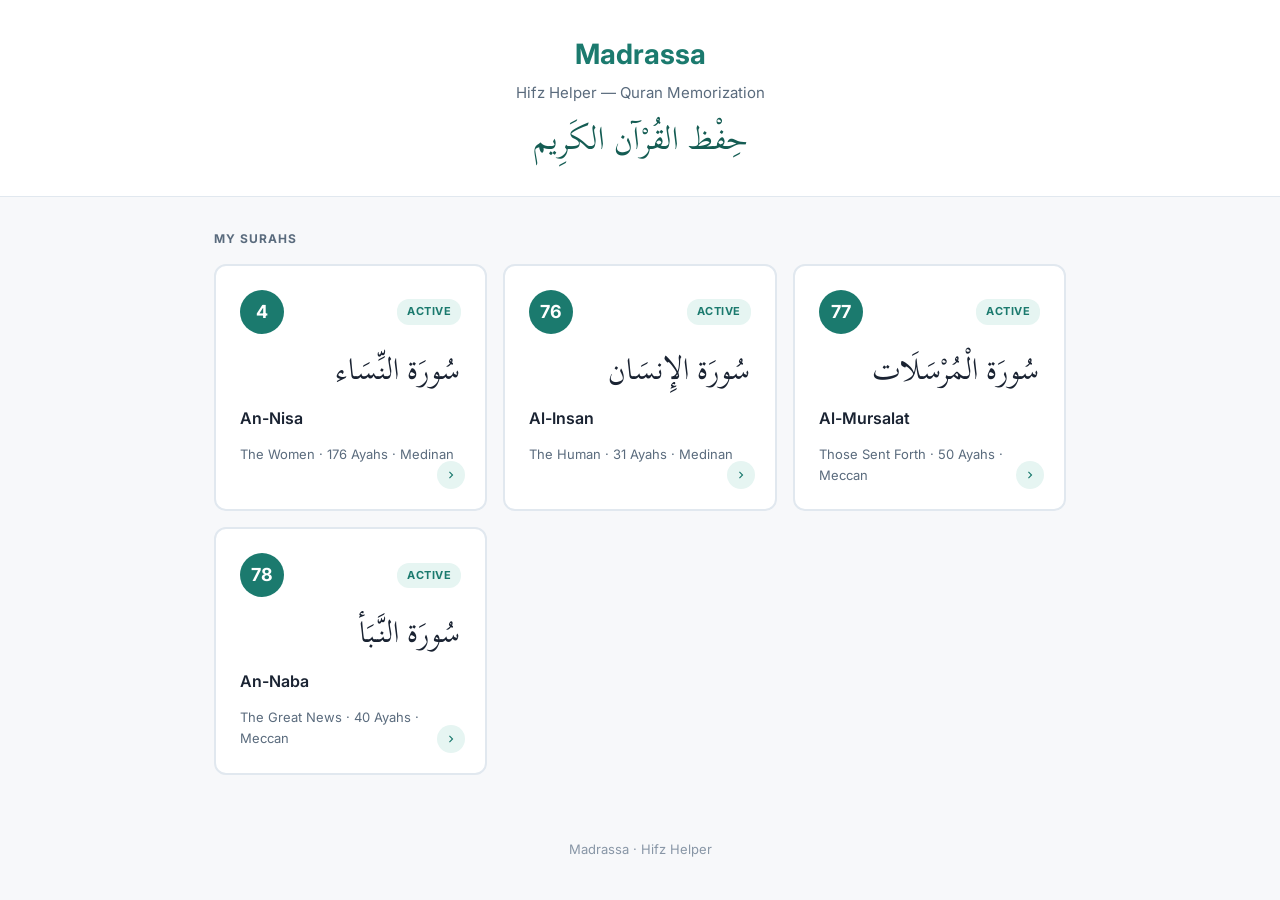
<file: index.html>
<!DOCTYPE html>
<html lang="en" dir="ltr">
<head>
  <meta charset="UTF-8">
  <meta name="viewport" content="width=device-width, initial-scale=1.0">
  <title>Madrassa — Hifz Helper</title>
  <meta name="theme-color" content="#1B7A6E">
  <meta name="apple-mobile-web-app-capable" content="yes">
  <meta name="apple-mobile-web-app-status-bar-style" content="default">
  <meta name="apple-mobile-web-app-title" content="Madrassa">
  <link rel="icon" href="Al-Mursalat/icon.svg" type="image/svg+xml">
  <link rel="apple-touch-icon" href="Al-Mursalat/icon.svg">
  <link href="https://fonts.googleapis.com/css2?family=Amiri:wght@400;700&family=Inter:wght@400;500;600;700&family=Scheherazade+New:wght@400;700&display=swap" rel="stylesheet">
  <style>
    * { margin: 0; padding: 0; box-sizing: border-box; }

    :root {
      --primary: #1B7A6E;
      --primary-light: #E6F5F2;
      --primary-dark: #145C53;
      --accent: #E8734A;
      --accent-light: #FDF0EB;
      --bg: #F7F8FA;
      --surface: #FFFFFF;
      --text: #1A2332;
      --text-secondary: #5A6B7D;
      --text-light: #8896A6;
      --border: #E1E8EF;
      --gold: #D4A843;
      --gold-light: #FBF5E6;
      --radius: 12px;
      --radius-sm: 8px;
      --shadow: 0 2px 8px rgba(0,0,0,0.06);
      --shadow-lg: 0 4px 20px rgba(0,0,0,0.1);
    }

    body {
      font-family: 'Inter', system-ui, sans-serif;
      background: var(--bg);
      color: var(--text);
      min-height: 100vh;
      line-height: 1.6;
    }

    .page-header {
      background: var(--surface);
      border-bottom: 1px solid var(--border);
      padding: 32px 24px;
      text-align: center;
    }

    .page-header h1 {
      font-size: 28px;
      font-weight: 700;
      color: var(--primary);
      margin-bottom: 4px;
    }

    .page-header .subtitle {
      font-size: 15px;
      color: var(--text-secondary);
    }

    .page-header .arabic-title {
      font-family: 'Scheherazade New', serif;
      font-size: 32px;
      color: var(--primary-dark);
      direction: rtl;
      margin-top: 8px;
    }

    .main {
      max-width: 900px;
      margin: 0 auto;
      padding: 32px 24px;
    }

    .section-label {
      font-size: 12px;
      font-weight: 700;
      text-transform: uppercase;
      letter-spacing: 1px;
      color: var(--text-secondary);
      margin-bottom: 16px;
    }

    .surah-grid {
      display: grid;
      grid-template-columns: repeat(auto-fill, minmax(260px, 1fr));
      gap: 16px;
    }

    .surah-card {
      background: var(--surface);
      border: 2px solid var(--border);
      border-radius: var(--radius);
      padding: 24px;
      text-decoration: none;
      color: inherit;
      transition: all 0.25s;
      display: flex;
      flex-direction: column;
      gap: 12px;
      position: relative;
      overflow: hidden;
    }

    .surah-card:hover {
      border-color: var(--primary);
      box-shadow: var(--shadow-lg);
      transform: translateY(-2px);
    }

    .surah-card.coming-soon .surah-card-arrow {
      display: flex;
    }

    .surah-card-top {
      display: flex;
      align-items: center;
      justify-content: space-between;
    }

    .surah-number {
      display: flex;
      align-items: center;
      justify-content: center;
      width: 44px;
      height: 44px;
      border-radius: 50%;
      background: var(--primary);
      color: white;
      font-size: 18px;
      font-weight: 700;
      flex-shrink: 0;
    }

    .surah-card.coming-soon .surah-number {
      background: var(--text-light);
    }

    .surah-badge {
      font-size: 11px;
      font-weight: 700;
      text-transform: uppercase;
      letter-spacing: 0.5px;
      padding: 4px 10px;
      border-radius: 12px;
    }

    .badge-active {
      background: var(--primary-light);
      color: var(--primary);
    }

    .badge-soon {
      background: var(--gold-light);
      color: var(--gold);
    }

    .surah-arabic-name {
      font-family: 'Scheherazade New', serif;
      font-size: 30px;
      direction: rtl;
      text-align: right;
      color: var(--text);
      line-height: 1.6;
    }

    .surah-english-name {
      font-size: 16px;
      font-weight: 600;
      color: var(--text);
    }

    .surah-meta {
      font-size: 13px;
      color: var(--text-secondary);
    }

    .surah-card-arrow {
      position: absolute;
      bottom: 20px;
      right: 20px;
      width: 28px;
      height: 28px;
      border-radius: 50%;
      background: var(--primary-light);
      display: flex;
      align-items: center;
      justify-content: center;
      transition: all 0.2s;
    }

    .surah-card:hover .surah-card-arrow {
      background: var(--primary);
    }

    .surah-card-arrow svg {
      width: 14px;
      height: 14px;
      fill: var(--primary);
      transition: fill 0.2s;
    }

    .surah-card:hover .surah-card-arrow svg {
      fill: white;
    }

    .surah-card.coming-soon .surah-card-arrow {
      display: none;
    }

    .footer {
      text-align: center;
      padding: 32px 24px;
      color: var(--text-light);
      font-size: 13px;
    }

    @media (max-width: 600px) {
      .page-header h1 { font-size: 22px; }
      .page-header .arabic-title { font-size: 26px; }
      .surah-grid { grid-template-columns: 1fr; }
      .main { padding: 20px 16px; }
    }
  </style>
</head>
<body>

  <header class="page-header">
    <h1>Madrassa</h1>
    <p class="subtitle">Hifz Helper — Quran Memorization</p>
    <div class="arabic-title">حِفْظ القُرْآن الكَرِيم</div>
  </header>

  <main class="main">
    <div class="section-label">My Surahs</div>
    <div class="surah-grid">

      <a href="An-Nisa/index.html" class="surah-card">
        <div class="surah-card-top">
          <div class="surah-number">4</div>
          <span class="surah-badge badge-active">Active</span>
        </div>
        <div class="surah-arabic-name">سُورَة النِّسَاء</div>
        <div class="surah-english-name">An-Nisa</div>
        <div class="surah-meta">The Women &middot; 176 Ayahs &middot; Medinan</div>
        <div class="surah-card-arrow"><svg viewBox="0 0 24 24"><path d="M10 6L8.59 7.41 13.17 12l-4.58 4.59L10 18l6-6z"/></svg></div>
      </a>

      <a href="Al-Insan/index.html" class="surah-card">
        <div class="surah-card-top">
          <div class="surah-number">76</div>
          <span class="surah-badge badge-active">Active</span>
        </div>
        <div class="surah-arabic-name">سُورَة الإِنسَان</div>
        <div class="surah-english-name">Al-Insan</div>
        <div class="surah-meta">The Human &middot; 31 Ayahs &middot; Medinan</div>
        <div class="surah-card-arrow"><svg viewBox="0 0 24 24"><path d="M10 6L8.59 7.41 13.17 12l-4.58 4.59L10 18l6-6z"/></svg></div>
      </a>

      <a href="Al-Mursalat/index.html" class="surah-card">
        <div class="surah-card-top">
          <div class="surah-number">77</div>
          <span class="surah-badge badge-active">Active</span>
        </div>
        <div class="surah-arabic-name">سُورَة الْمُرْسَلَات</div>
        <div class="surah-english-name">Al-Mursalat</div>
        <div class="surah-meta">Those Sent Forth &middot; 50 Ayahs &middot; Meccan</div>
        <div class="surah-card-arrow"><svg viewBox="0 0 24 24"><path d="M10 6L8.59 7.41 13.17 12l-4.58 4.59L10 18l6-6z"/></svg></div>
      </a>

      <a href="An-Naba/index.html" class="surah-card">
        <div class="surah-card-top">
          <div class="surah-number">78</div>
          <span class="surah-badge badge-active">Active</span>
        </div>
        <div class="surah-arabic-name">سُورَة النَّبَأ</div>
        <div class="surah-english-name">An-Naba</div>
        <div class="surah-meta">The Great News &middot; 40 Ayahs &middot; Meccan</div>
        <div class="surah-card-arrow"><svg viewBox="0 0 24 24"><path d="M10 6L8.59 7.41 13.17 12l-4.58 4.59L10 18l6-6z"/></svg></div>
      </a>

    </div>
  </main>

  <footer class="footer">
    Madrassa &middot; Hifz Helper
  </footer>

</body>
</html>
</file>
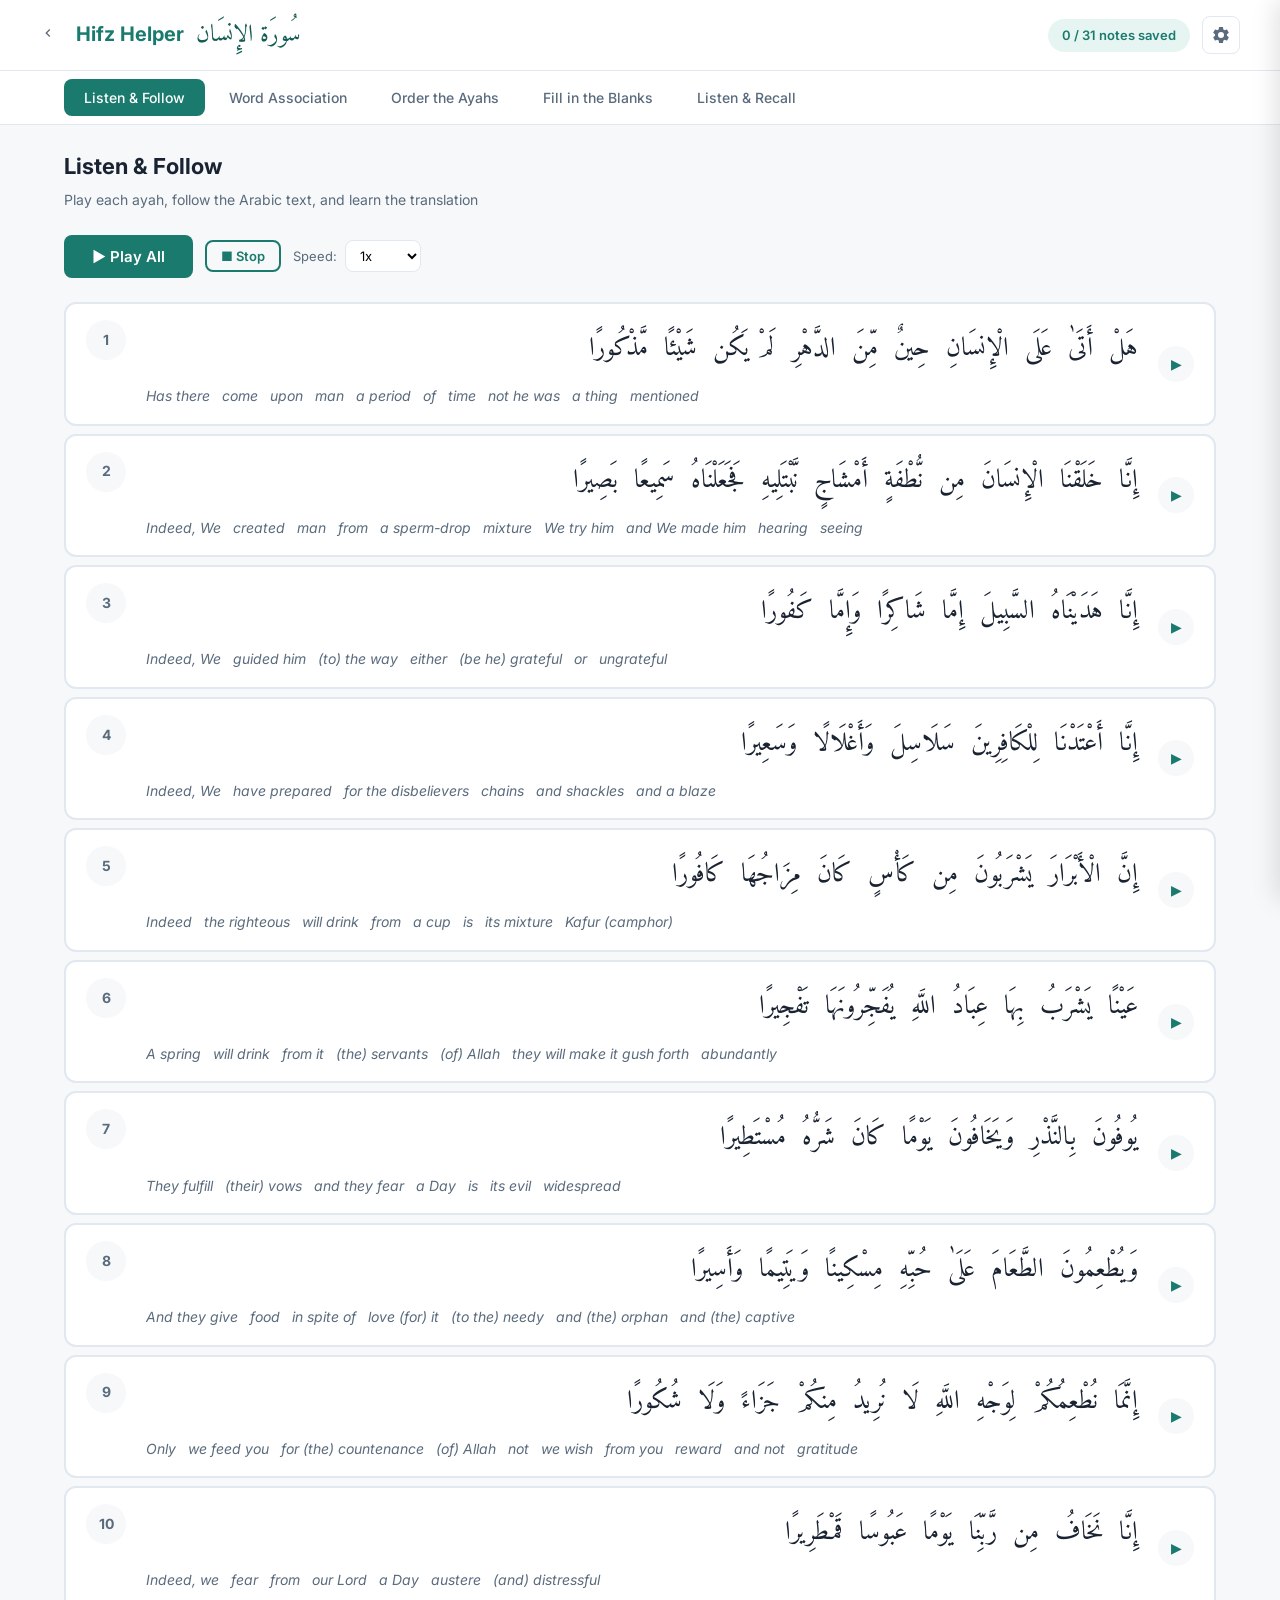
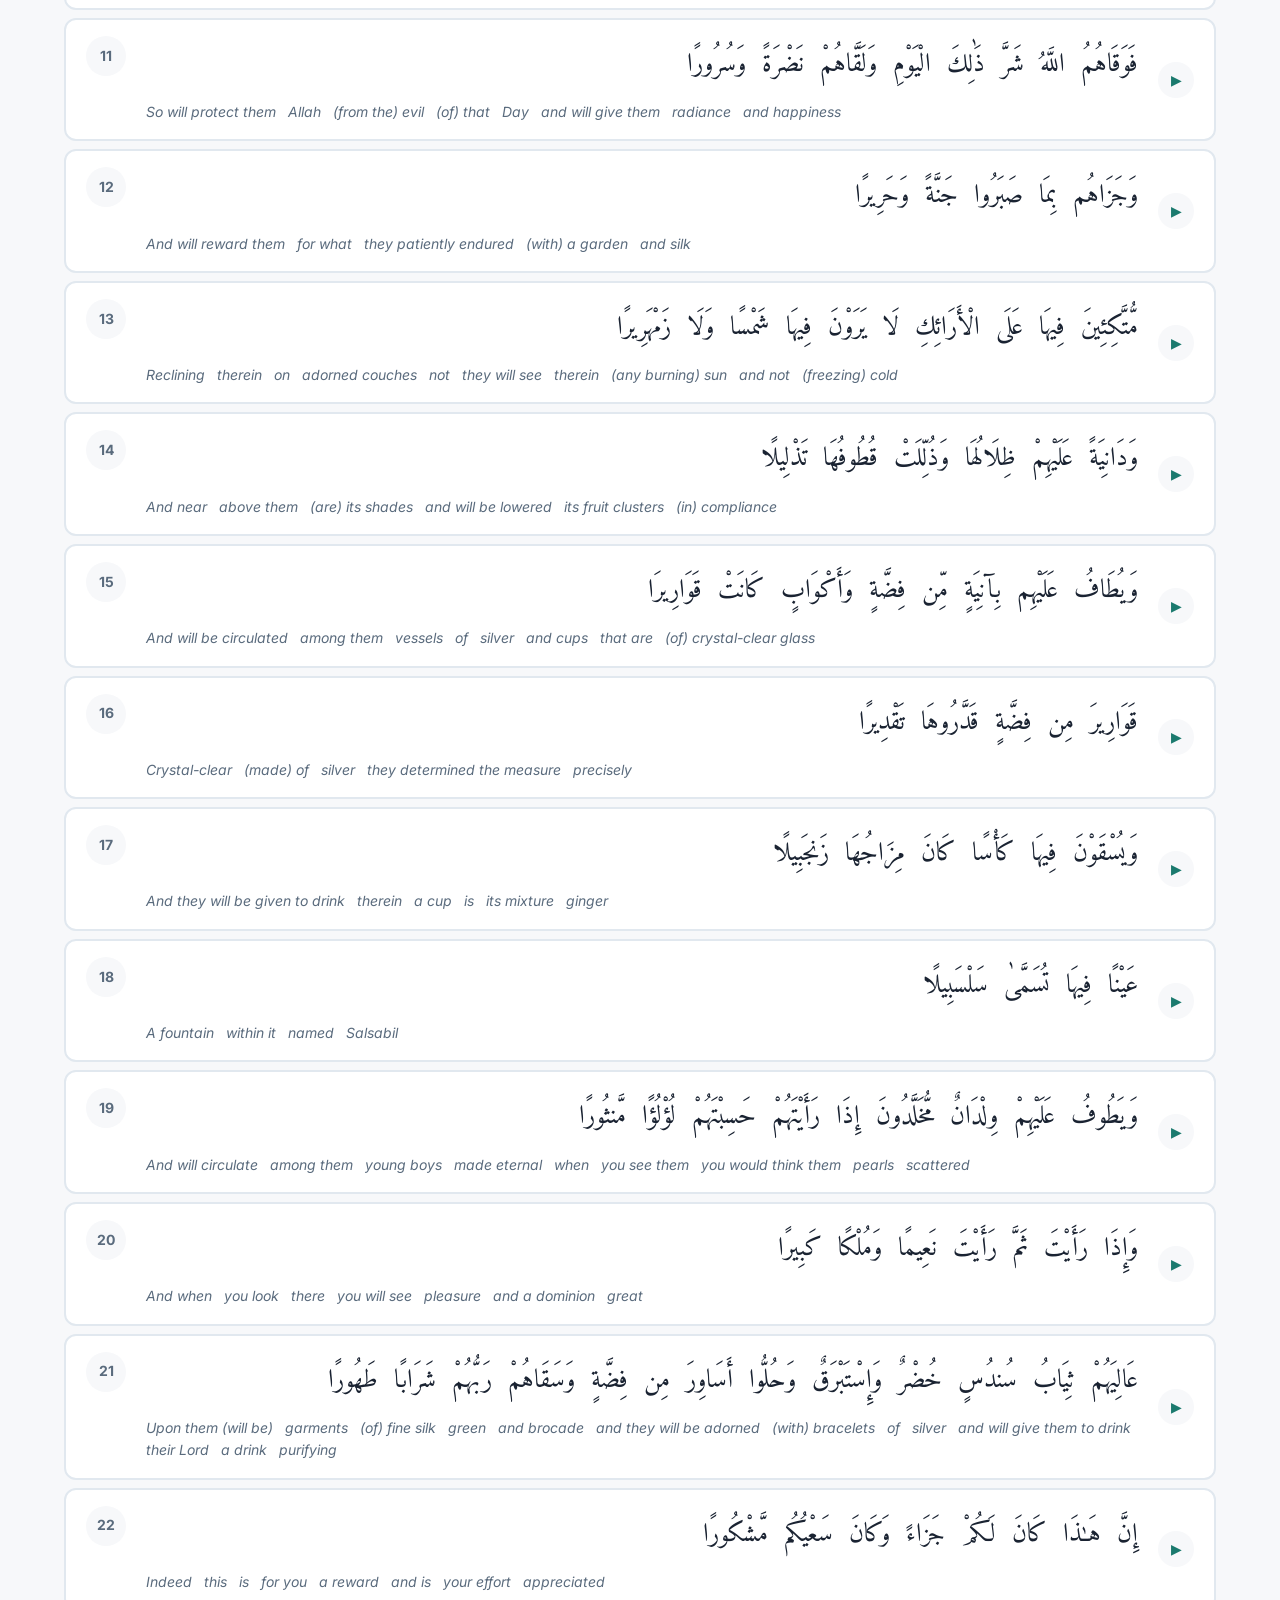
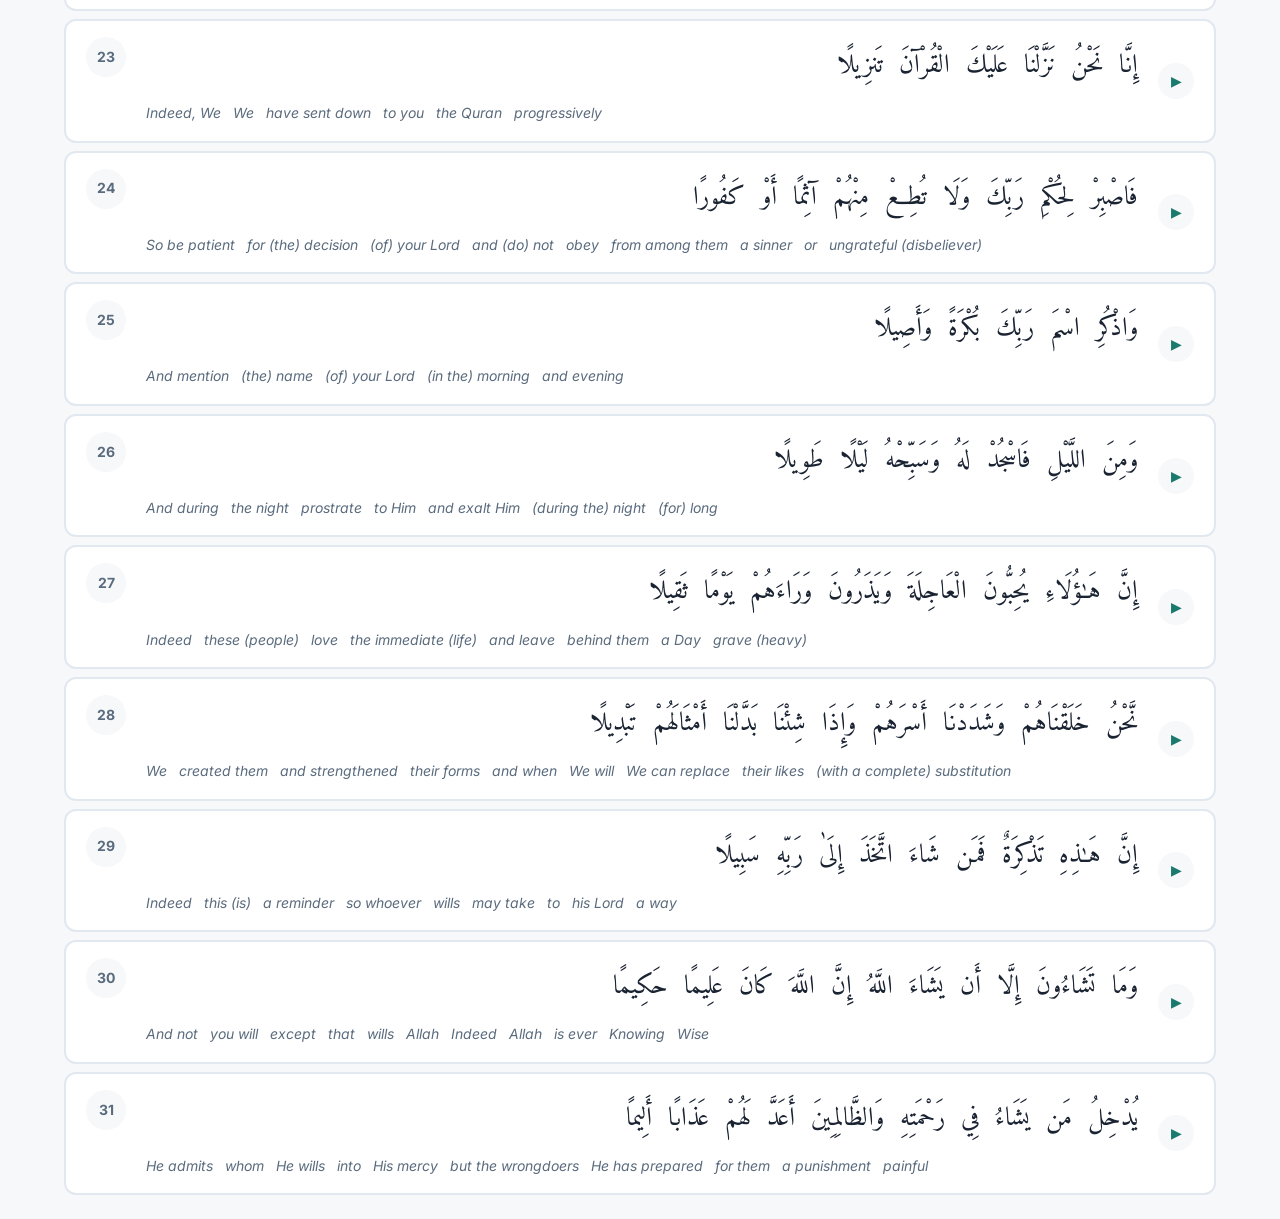
<file: Al-Insan/index.html>
<!DOCTYPE html>
<html lang="en" dir="ltr">
<head>
  <meta charset="UTF-8">
  <meta name="viewport" content="width=device-width, initial-scale=1.0">
  <title>Hifz Helper — Surah Al-Insan</title>
  <link rel="manifest" href="manifest.json">
  <meta name="theme-color" content="#1B7A6E">
  <meta name="apple-mobile-web-app-capable" content="yes">
  <meta name="apple-mobile-web-app-status-bar-style" content="default">
  <meta name="apple-mobile-web-app-title" content="Hifz Helper">
  <link rel="icon" href="icon.svg" type="image/svg+xml">
  <link rel="apple-touch-icon" href="icon.svg">
  <link rel="stylesheet" href="styles.css">
</head>
<body>

  <header class="app-header">
    <div class="header-content">
      <div class="app-title">
        <a href="../index.html" style="color:var(--text-secondary);text-decoration:none;font-size:13px;font-weight:600;display:flex;align-items:center;gap:4px;margin-right:8px" title="All Surahs"><svg viewBox="0 0 24 24" style="width:16px;height:16px;fill:currentColor"><path d="M15.41 7.41L14 6l-6 6 6 6 1.41-1.41L10.83 12z"/></svg></a>
        <h1>Hifz Helper</h1>
        <span class="surah-arabic">سُورَة الإِنسَان</span>
      </div>
      <div class="header-right">
        <div class="progress-badge" id="progressBadge">0 / 31 mastered</div>
        <button class="settings-toggle" id="settingsToggle" title="Preferences">
          <svg viewBox="0 0 24 24"><path d="M19.14 12.94c.04-.3.06-.61.06-.94 0-.32-.02-.64-.07-.94l2.03-1.58a.49.49 0 0 0 .12-.61l-1.92-3.32a.49.49 0 0 0-.59-.22l-2.39.96c-.5-.38-1.03-.7-1.62-.94l-.36-2.54a.48.48 0 0 0-.48-.41h-3.84a.48.48 0 0 0-.48.41l-.36 2.54c-.59.24-1.13.57-1.62.94l-2.39-.96a.49.49 0 0 0-.59.22L2.74 8.87a.48.48 0 0 0 .12.61l2.03 1.58c-.05.3-.07.62-.07.94s.02.64.07.94l-2.03 1.58a.49.49 0 0 0-.12.61l1.92 3.32c.12.22.37.29.59.22l2.39-.96c.5.38 1.03.7 1.62.94l.36 2.54c.05.24.26.41.48.41h3.84c.24 0 .44-.17.48-.41l.36-2.54c.59-.24 1.13-.56 1.62-.94l2.39.96c.22.08.47 0 .59-.22l1.92-3.32c.12-.22.07-.47-.12-.61l-2.01-1.58zM12 15.6A3.6 3.6 0 1 1 12 8.4a3.6 3.6 0 0 1 0 7.2z"/></svg>
        </button>
      </div>
    </div>
  </header>

  <nav class="mode-nav">
    <div class="nav-inner">
      <button class="nav-btn active" data-mode="listen">Listen &amp; Follow</button>
      <button class="nav-btn" data-mode="associate">Word Association</button>
      <button class="nav-btn" data-mode="order">Order the Ayahs</button>
      <button class="nav-btn" data-mode="blanks">Fill in the Blanks</button>
      <button class="nav-btn" data-mode="recall">Listen &amp; Recall</button>
    </div>
  </nav>

  <main class="main-content">

    <!-- LISTEN & FOLLOW -->
    <section id="mode-listen" class="mode-section active">
      <div class="section-header">
        <h2>Listen &amp; Follow</h2>
        <p>Play each ayah, follow the Arabic text, and learn the translation</p>
      </div>
      <div class="listen-controls">
        <button class="btn btn-primary play-all-btn" id="playAllBtn">&#9654; Play All</button>
        <button class="btn btn-outline btn-sm" id="stopBtn">&#9632; Stop</button>
        <div class="speed-control">
          <label>Speed:</label>
          <select id="playbackSpeed">
            <option value="0.5">0.5x</option>
            <option value="0.75">0.75x</option>
            <option value="1" selected>1x</option>
          </select>
        </div>
      </div>
      <div class="ayah-list" id="listenAyahList"></div>
    </section>

    <!-- WORD ASSOCIATION -->
    <section id="mode-associate" class="mode-section">
      <div class="section-header">
        <h2>Word Association</h2>
        <p>Click Arabic or English words to see their connection. Combine multiple ayahs to build associations.</p>
      </div>
      <div class="assoc-ayah-selector">
        <label>Starting Ayah:</label>
        <select id="assocAyahSelect"></select>
        <div class="assoc-count-controls">
          <button class="btn btn-sm btn-ghost" id="assocCountMinus" title="Fewer ayahs">&minus;</button>
          <span class="assoc-count-display" id="assocCountDisplay">1 ayah</span>
          <button class="btn btn-sm btn-ghost" id="assocCountPlus" title="More ayahs">+</button>
        </div>
        <button class="btn btn-sm btn-ghost" id="assocPrev">&larr; Prev</button>
        <button class="btn btn-sm btn-ghost" id="assocNext">Next &rarr;</button>
      </div>
      <div id="assocAyahBlocks"></div>
      <div class="assoc-combined-translation card" id="assocCombinedTranslation" style="margin-top: 20px">
        <h3>Combined Translation</h3>
        <div class="assoc-combined-text" id="assocCombinedText"></div>
      </div>
      <div class="card note-section" style="margin-top: 20px">
        <h3>Your Memory Note</h3>
        <textarea class="note-input" id="noteInput" placeholder="Write an association to help you remember these ayahs..."></textarea>
        <div class="note-save-status" id="noteSaveStatus">Saved</div>
      </div>
      <details class="video-resources-section" style="margin-top: 24px">
        <summary class="btn btn-outline">Video Resources</summary>
        <div class="video-resources-body">
          <div class="card quality-legend" style="margin-top: 16px">
            <h3>Quality Scoring Matrix</h3>
            <p class="legend-desc">Each video is rated across 5 criteria on a scale of 1&ndash;5. Higher total = stronger recommendation.</p>
            <div class="legend-items">
              <div class="legend-item"><span class="legend-dot" style="background: var(--primary)"></span> <strong>Authority</strong> &mdash; Scholar reputation &amp; credibility</div>
              <div class="legend-item"><span class="legend-dot" style="background: var(--accent)"></span> <strong>Relevance</strong> &mdash; How specifically it covers Al-Insan</div>
              <div class="legend-item"><span class="legend-dot" style="background: var(--gold)"></span> <strong>Depth</strong> &mdash; Educational value &amp; insight quality</div>
              <div class="legend-item"><span class="legend-dot" style="background: var(--success)"></span> <strong>Engagement</strong> &mdash; Views, likes &amp; community response</div>
              <div class="legend-item"><span class="legend-dot" style="background: #8B5CF6"></span> <strong>Clarity</strong> &mdash; Accessibility for English-speaking learners</div>
            </div>
          </div>
          <div class="video-grid" id="videoGrid"></div>
        </div>
      </details>
    </section>

    <!-- ORDER THE AYAHS -->
    <section id="mode-order" class="mode-section">
      <div class="section-header">
        <h2>Order the Ayahs</h2>
        <p>Drag the ayahs into the correct order</p>
      </div>
      <div class="game-controls">
        <div class="order-range-selector">
          <label>Range:</label>
          <select id="orderRangeSelect"></select>
        </div>
        <div class="order-group-selector">
          <label>Group size:</label>
          <div class="order-group-btns">
            <button class="toggle-btn active" data-groupsize="3">3</button>
            <button class="toggle-btn" data-groupsize="5">5</button>
            <button class="toggle-btn" data-groupsize="10">10</button>
          </div>
        </div>
        <div class="btn-group">
          <button class="btn btn-sm btn-primary" id="orderShuffleBtn">Shuffle</button>
          <button class="btn btn-sm btn-accent" id="orderCheckBtn">Check Order</button>
        </div>
      </div>
      <div class="order-progress-bar" id="orderGroupProgress" style="display:none">
        <span id="orderGroupLabel">Group 1 of 4</span>
        <div class="order-progress-track">
          <div class="order-progress-fill" id="orderProgressFill" style="width:0%"></div>
        </div>
        <button class="btn btn-sm btn-ghost" id="orderNextGroupBtn" style="display:none">Next Group &rarr;</button>
      </div>
      <div class="game-stats" id="orderStats" style="display:none; margin-bottom: 16px">
        <div class="stat">
          <div class="stat-value" id="orderCorrectCount">0</div>
          <div class="stat-label">Correct</div>
        </div>
        <div class="stat">
          <div class="stat-value" id="orderTotalCount">0</div>
          <div class="stat-label">Total</div>
        </div>
      </div>
      <div class="sortable-list" id="sortableList"></div>
    </section>

    <!-- FILL IN THE BLANKS -->
    <section id="mode-blanks" class="mode-section">
      <div class="section-header">
        <h2>Fill in the Blanks</h2>
        <p>Complete the ayah by selecting the missing words</p>
      </div>
      <div class="difficulty-selector">
        <button class="toggle-btn active" data-diff="easy">Easy (1 blank)</button>
        <button class="toggle-btn" data-diff="medium">Medium (2-3)</button>
        <button class="toggle-btn" data-diff="hard">Hard (all words)</button>
      </div>
      <div class="card blanks-card" id="blanksCard">
        <div class="blanks-arabic" id="blanksArabicText"></div>
        <div class="blanks-translation-hint" id="blanksHint"></div>
        <div class="blanks-word-bank" id="blanksWordBank"></div>
        <div class="identify-feedback" id="blanksFeedback"></div>
        <div style="margin-top: 16px">
          <button class="btn btn-accent btn-sm" id="blanksNextBtn">Next Ayah</button>
          <button class="btn btn-outline btn-sm" id="blanksResetBtn" style="margin-left: 8px">Reset</button>
        </div>
        <div class="identify-progress" id="blanksProgress"></div>
      </div>
    </section>

    <!-- LISTEN & RECALL -->
    <section id="mode-recall" class="mode-section">
      <div class="section-header">
        <h2>Listen &amp; Recall</h2>
        <p>The reciter pauses mid-ayah — can you recall the missing portion?</p>
      </div>
      <div class="recall-mode-selector">
        <button class="toggle-btn active" data-recall="beginning">Test Beginnings</button>
        <button class="toggle-btn" data-recall="ending">Test Endings</button>
        <button class="toggle-btn" data-recall="middle">Test Middles</button>
        <button class="toggle-btn" data-recall="mix">Mix It Up</button>
      </div>
      <div class="recall-options">
        <div class="recall-range">
          <label>Range:</label>
          <select id="recallRangeSelect"></select>
        </div>
        <div class="speed-control">
          <label>Speed:</label>
          <select id="recallSpeed">
            <option value="0.5">0.5x</option>
            <option value="0.75">0.75x</option>
            <option value="1" selected>1x</option>
          </select>
        </div>
        <button class="btn btn-sm btn-outline" id="recallRestartBtn">Restart</button>
      </div>
      <div class="card recall-card" id="recallCard">
        <div class="recall-header">
          <span class="recall-ayah-badge" id="recallAyahNum">1</span>
          <span class="recall-mode-label" id="recallModeLabel">Recall the beginning</span>
        </div>
        <div class="recall-arabic arabic" id="recallArabic"></div>
        <div class="recall-hint" id="recallHint"></div>
        <div class="recall-status" id="recallStatus"></div>
        <div class="recall-actions">
          <button class="btn btn-primary" id="recallPlayBtn">&#9654; Play</button>
          <button class="btn btn-accent" id="recallRevealBtn" style="display:none">Reveal &amp; Verify</button>
        </div>
        <div class="recall-assessment" id="recallAssessment" style="display:none">
          <div class="recall-assessment-btns">
            <button class="btn recall-got-it" id="recallGotItBtn">Got It</button>
            <button class="btn recall-missed" id="recallMissedBtn">Missed It</button>
          </div>
        </div>
        <div class="identify-progress" id="recallProgress"></div>
      </div>
    </section>

  </main>

  <!-- RESULTS OVERLAY -->
  <div class="results-overlay" id="resultsOverlay">
    <div class="results-card">
      <h2 id="resultsTitle">Great Job!</h2>
      <div class="results-score" id="resultsScore">0%</div>
      <p id="resultsMessage"></p>
      <button class="btn btn-primary" id="resultsCloseBtn">Continue</button>
    </div>
  </div>

  <!-- SETTINGS DRAWER -->
  <div class="settings-overlay" id="settingsOverlay"></div>
  <aside class="settings-drawer" id="settingsDrawer">
    <div class="drawer-header">
      <h2>Preferences</h2>
      <button class="drawer-close" id="drawerClose">&times;</button>
    </div>
    <div class="drawer-body">

      <div class="setting-group">
        <h3>Arabic Font Style</h3>
        <div class="setting-options" id="fontOptions">
          <label class="setting-option active" data-font="amiri">
            <input type="radio" name="arabic-font" value="amiri" checked>
            <div class="option-radio"></div>
            <div class="option-label">
              <div class="option-name">Amiri</div>
              <div class="option-preview">Classic printed Naskh</div>
              <div class="option-preview-arabic" style="font-family:'Amiri',serif">بِسْمِ اللَّهِ الرَّحْمَنِ الرَّحِيمِ</div>
            </div>
          </label>
          <label class="setting-option" data-font="scheherazade">
            <input type="radio" name="arabic-font" value="scheherazade">
            <div class="option-radio"></div>
            <div class="option-label">
              <div class="option-name">Scheherazade New</div>
              <div class="option-preview">Traditional Naskh</div>
              <div class="option-preview-arabic" style="font-family:'Scheherazade New',serif">بِسْمِ اللَّهِ الرَّحْمَنِ الرَّحِيمِ</div>
            </div>
          </label>
          <label class="setting-option" data-font="noto-naskh">
            <input type="radio" name="arabic-font" value="noto-naskh">
            <div class="option-radio"></div>
            <div class="option-label">
              <div class="option-name">Noto Naskh Arabic</div>
              <div class="option-preview">Clean &amp; modern Naskh</div>
              <div class="option-preview-arabic" style="font-family:'Noto Naskh Arabic',serif">بِسْمِ اللَّهِ الرَّحْمَنِ الرَّحِيمِ</div>
            </div>
          </label>
          <label class="setting-option" data-font="lateef">
            <input type="radio" name="arabic-font" value="lateef">
            <div class="option-radio"></div>
            <div class="option-label">
              <div class="option-name">Lateef</div>
              <div class="option-preview">Nastaliq style</div>
              <div class="option-preview-arabic" style="font-family:'Lateef',serif">بِسْمِ اللَّهِ الرَّحْمَنِ الرَّحِيمِ</div>
            </div>
          </label>
          <label class="setting-option" data-font="noto-kufi">
            <input type="radio" name="arabic-font" value="noto-kufi">
            <div class="option-radio"></div>
            <div class="option-label">
              <div class="option-name">Noto Kufi Arabic</div>
              <div class="option-preview">Kufi geometric style</div>
              <div class="option-preview-arabic" style="font-family:'Noto Kufi Arabic',sans-serif">بِسْمِ اللَّهِ الرَّحْمَنِ الرَّحِيمِ</div>
            </div>
          </label>
        </div>
      </div>

      <div class="setting-group">
        <h3>Reciter</h3>
        <div class="setting-options" id="reciterOptions">
          <label class="setting-option active" data-reciter="Alafasy_128kbps">
            <input type="radio" name="reciter" value="Alafasy_128kbps" checked>
            <div class="option-radio"></div>
            <div class="option-label">
              <div class="option-name">Mishary Rashid Alafasy</div>
              <div class="option-preview">Popular melodic recitation</div>
            </div>
          </label>
          <label class="setting-option" data-reciter="Sudais_128kbps">
            <input type="radio" name="reciter" value="Sudais_128kbps">
            <div class="option-radio"></div>
            <div class="option-label">
              <div class="option-name">Abdul Rahman Al-Sudais</div>
              <div class="option-preview">Imam of Masjid al-Haram</div>
            </div>
          </label>
          <label class="setting-option" data-reciter="Abdul_Basit_Murattal_192kbps">
            <input type="radio" name="reciter" value="Abdul_Basit_Murattal_192kbps">
            <div class="option-radio"></div>
            <div class="option-label">
              <div class="option-name">Abdul Basit Abdul Samad</div>
              <div class="option-preview">Legendary Egyptian reciter (Murattal)</div>
            </div>
          </label>
          <label class="setting-option" data-reciter="Husary_128kbps">
            <input type="radio" name="reciter" value="Husary_128kbps">
            <div class="option-radio"></div>
            <div class="option-label">
              <div class="option-name">Mahmoud Khalil Al-Husary</div>
              <div class="option-preview">Precise tajweed, ideal for learning</div>
            </div>
          </label>
          <label class="setting-option" data-reciter="Maher_AlMuaiqly_128kbps">
            <input type="radio" name="reciter" value="Maher_AlMuaiqly_128kbps">
            <div class="option-radio"></div>
            <div class="option-label">
              <div class="option-name">Maher Al-Muaiqly</div>
              <div class="option-preview">Imam of Masjid al-Haram</div>
            </div>
          </label>
        </div>
      </div>

    </div>
  </aside>

  <script src="data.js"></script>
  <script src="app.js"></script>
</body>
</html>
</file>
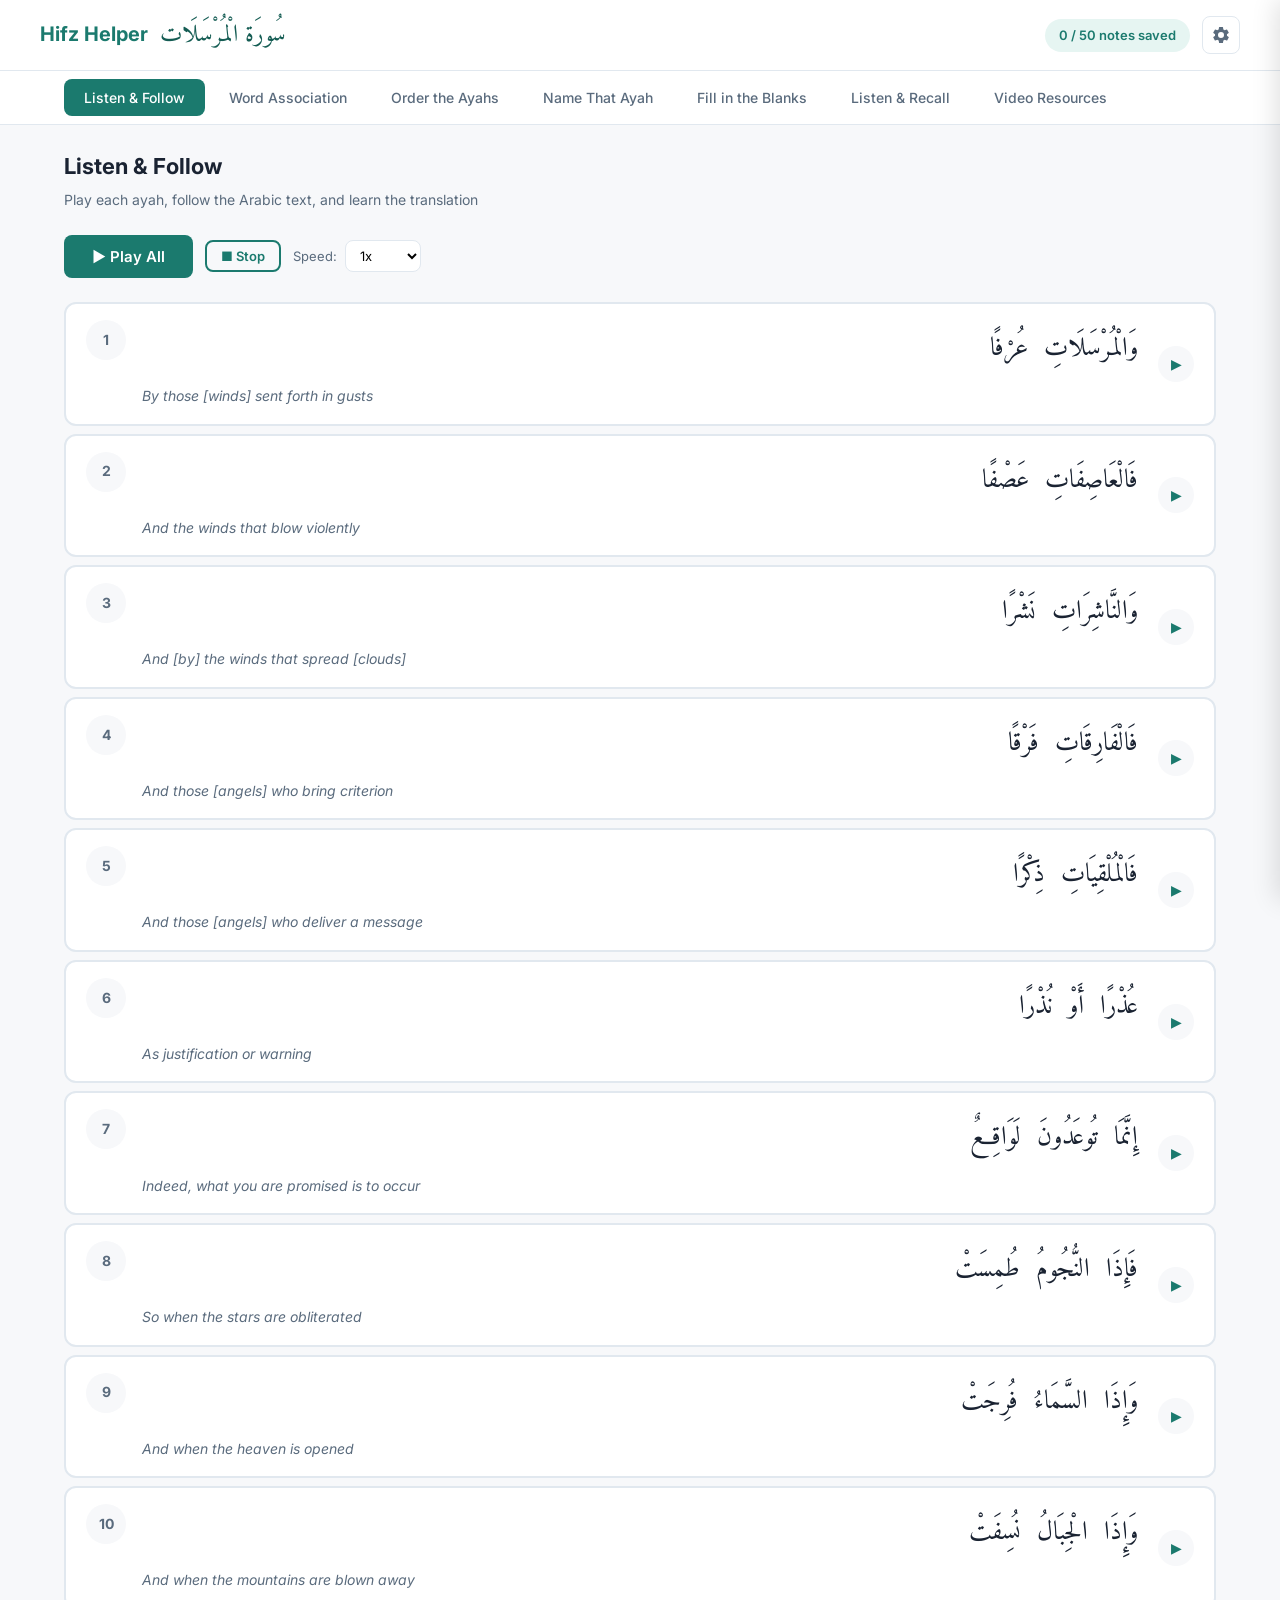
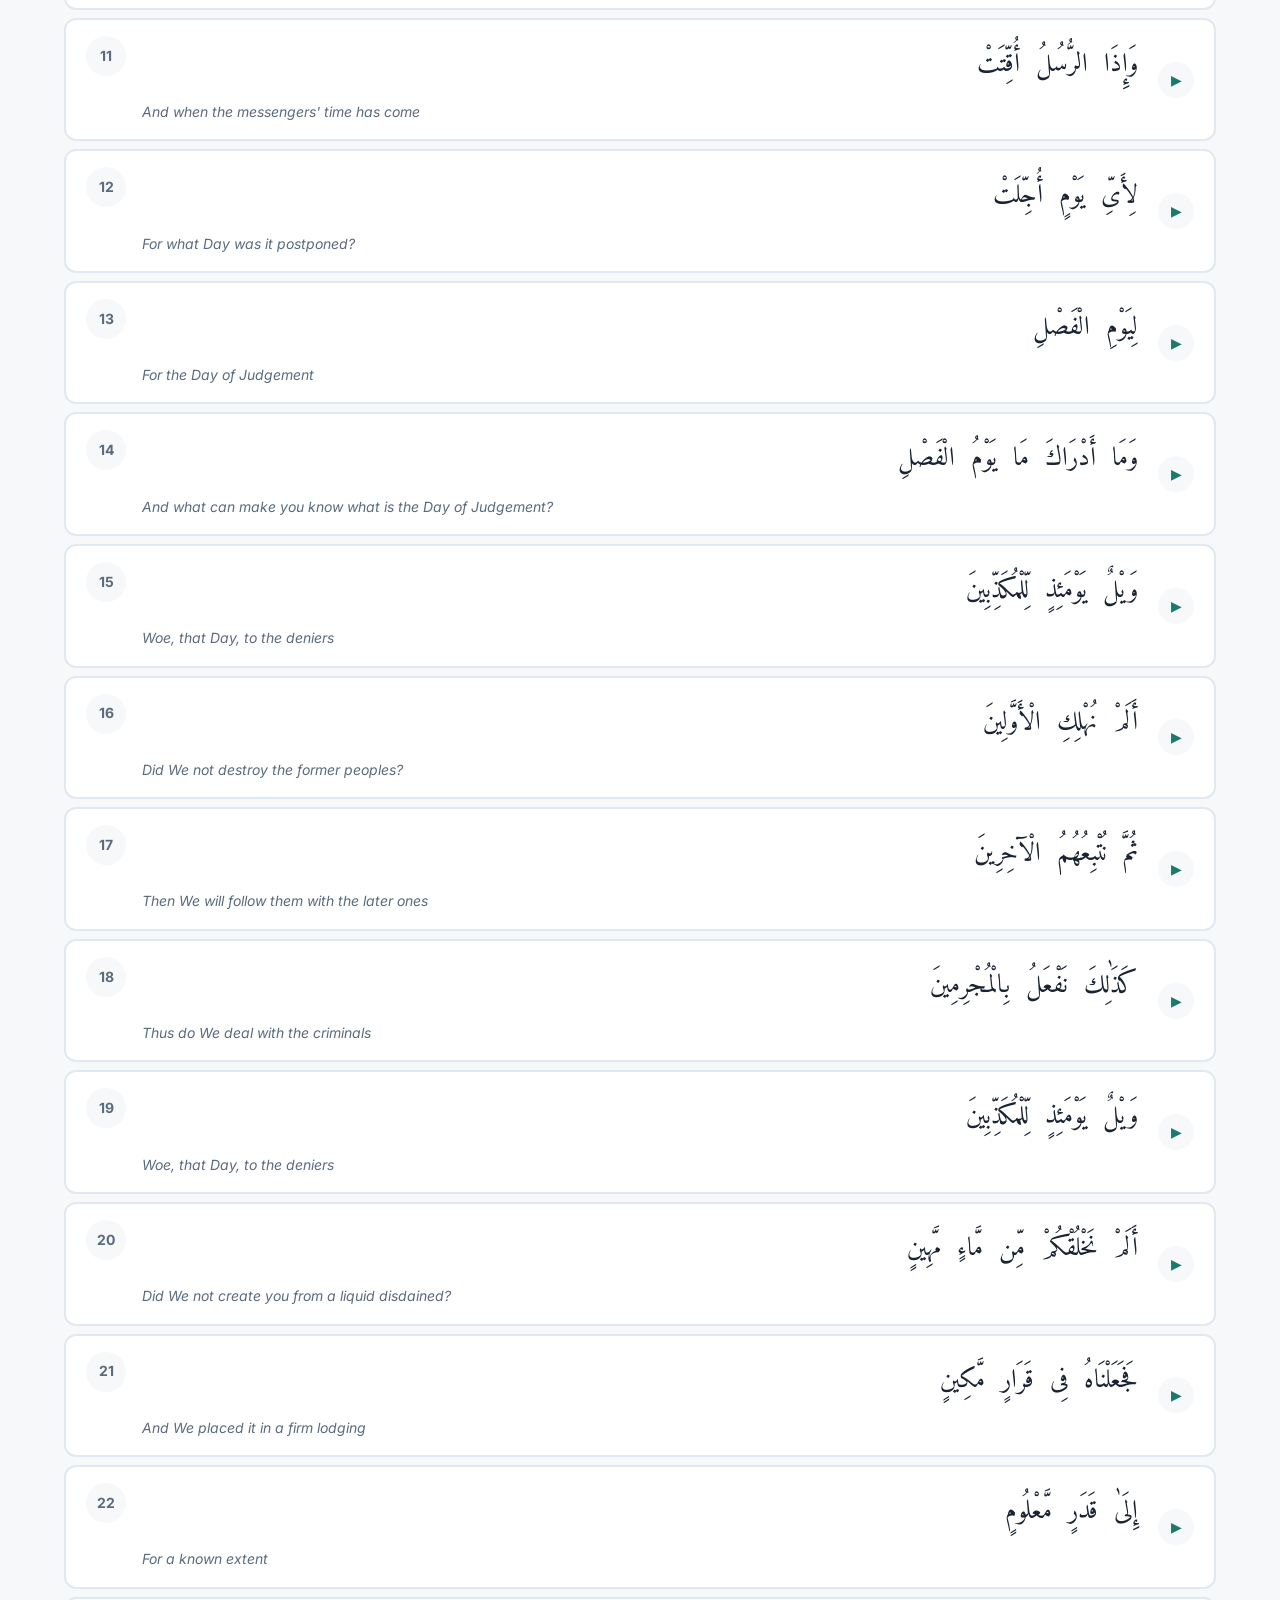
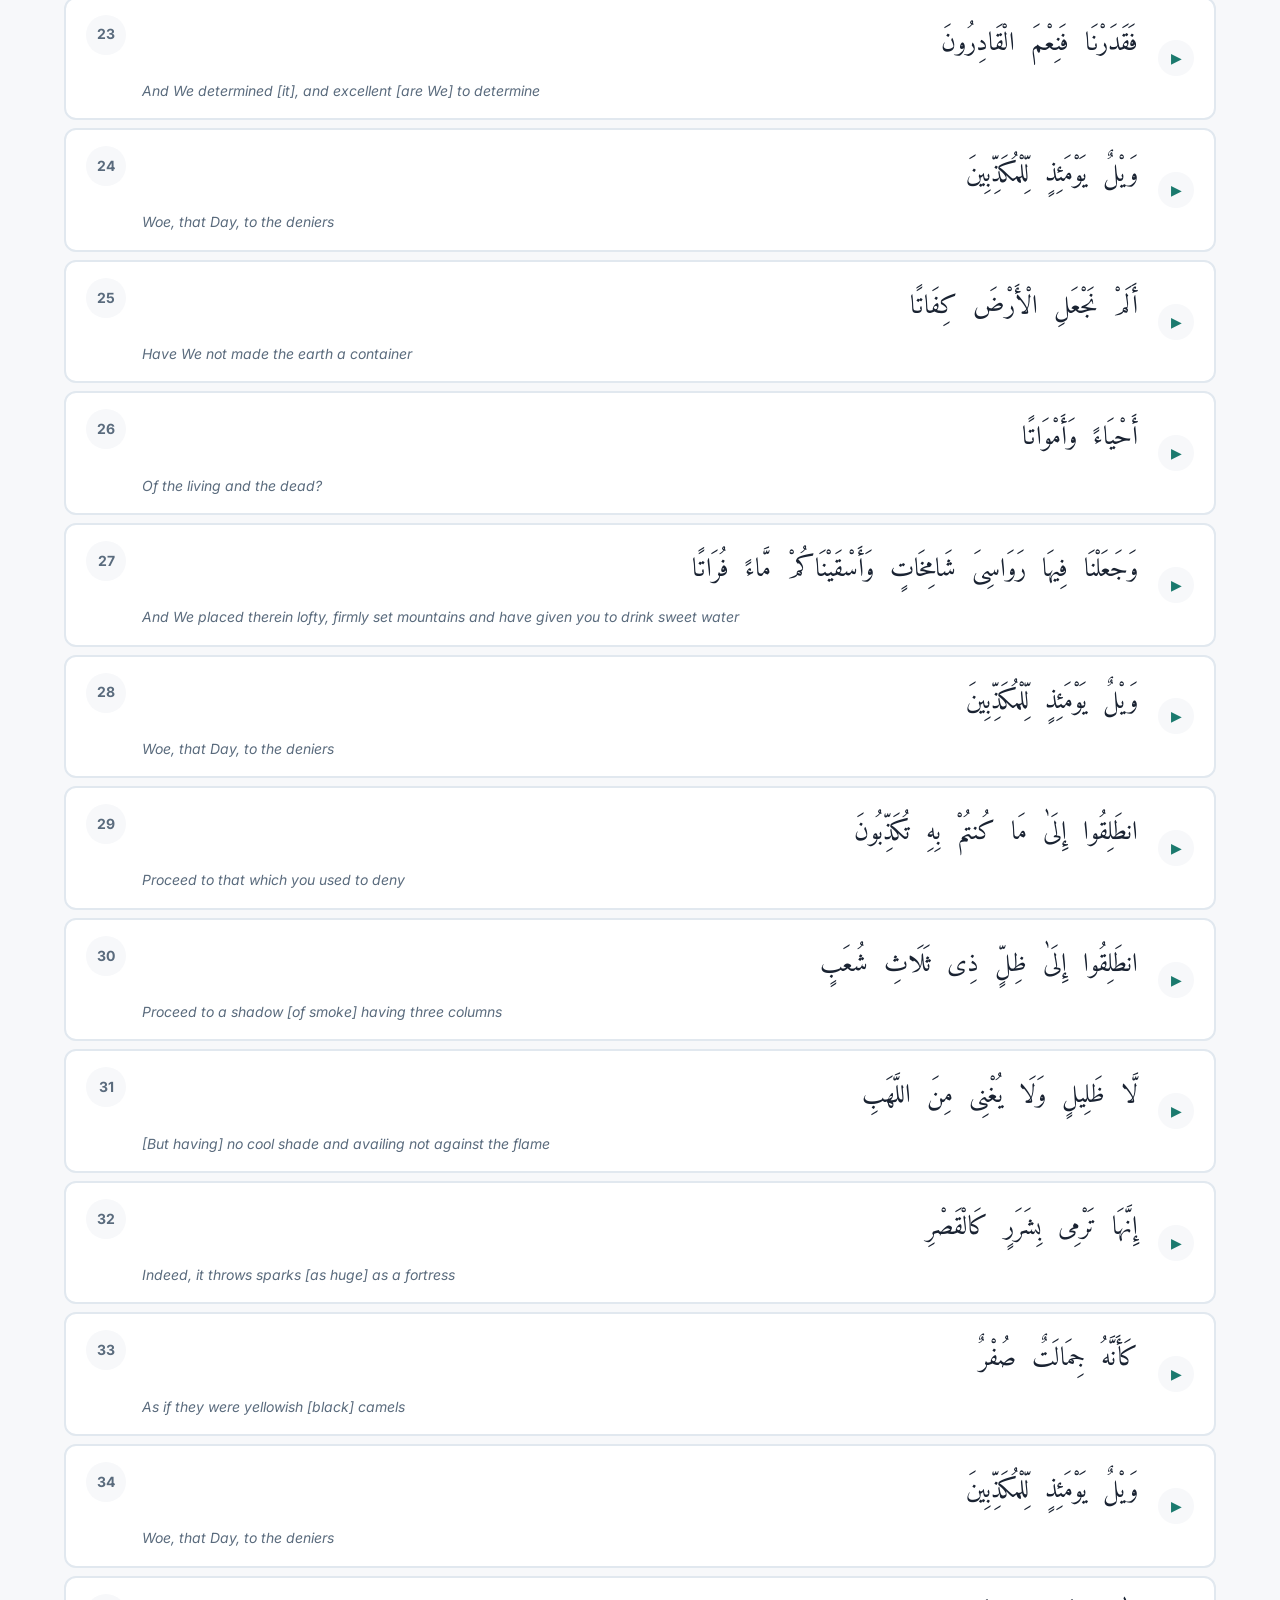
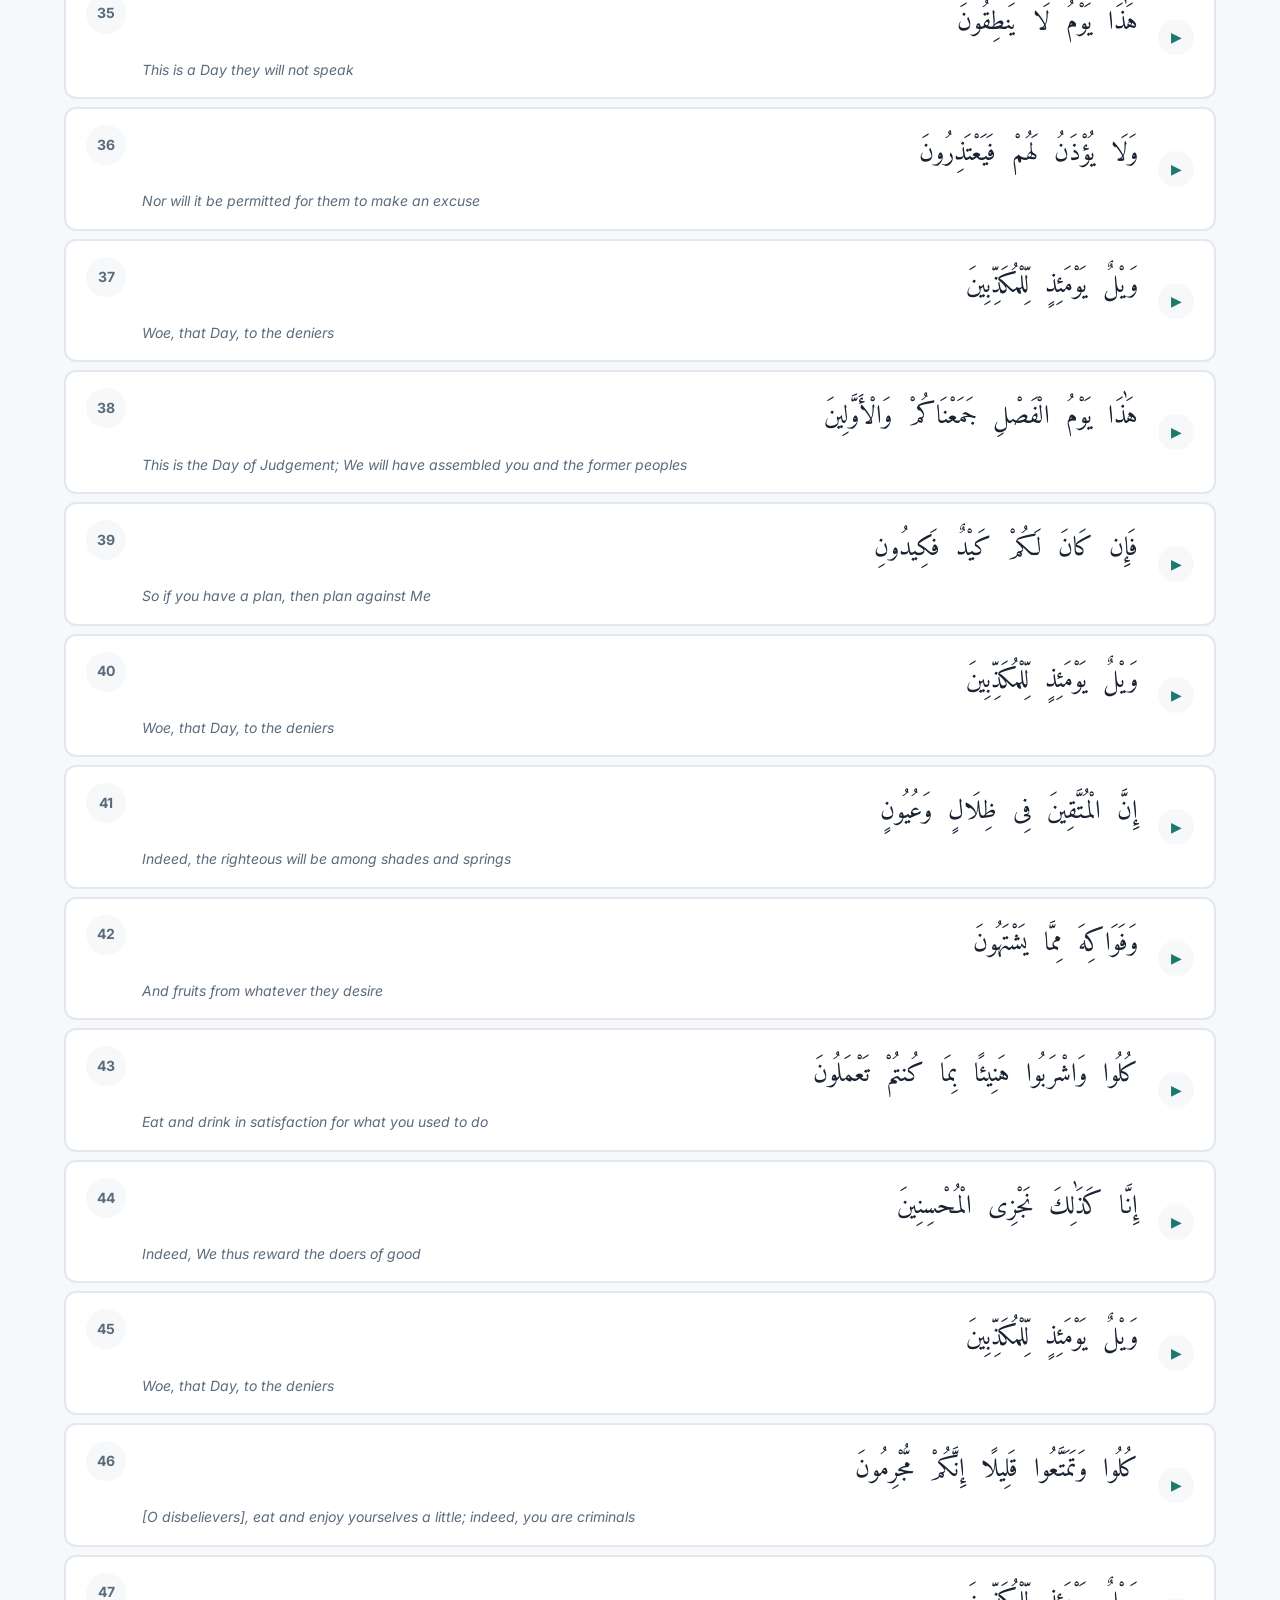
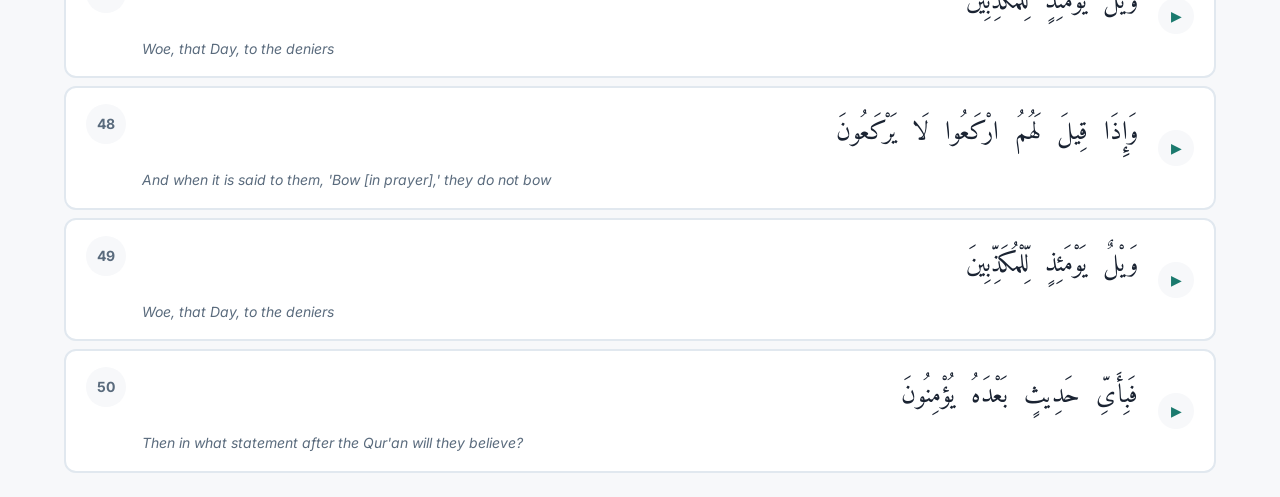
<file: Al-Mursalat/index.html>
<!DOCTYPE html>
<html lang="en" dir="ltr">
<head>
  <meta charset="UTF-8">
  <meta name="viewport" content="width=device-width, initial-scale=1.0">
  <title>Hifz Helper — Surah Al-Mursalat</title>
  <link rel="manifest" href="manifest.json">
  <meta name="theme-color" content="#1B7A6E">
  <meta name="apple-mobile-web-app-capable" content="yes">
  <meta name="apple-mobile-web-app-status-bar-style" content="default">
  <meta name="apple-mobile-web-app-title" content="Hifz Helper">
  <link rel="icon" href="icon.svg" type="image/svg+xml">
  <link rel="apple-touch-icon" href="icon.svg">
  <link rel="stylesheet" href="styles.css">
</head>
<body>

  <header class="app-header">
    <div class="header-content">
      <div class="app-title">
        <h1>Hifz Helper</h1>
        <span class="surah-arabic">سُورَة الْمُرْسَلَات</span>
      </div>
      <div class="header-right">
        <div class="progress-badge" id="progressBadge">0 / 50 mastered</div>
        <button class="settings-toggle" id="settingsToggle" title="Preferences">
          <svg viewBox="0 0 24 24"><path d="M19.14 12.94c.04-.3.06-.61.06-.94 0-.32-.02-.64-.07-.94l2.03-1.58a.49.49 0 0 0 .12-.61l-1.92-3.32a.49.49 0 0 0-.59-.22l-2.39.96c-.5-.38-1.03-.7-1.62-.94l-.36-2.54a.48.48 0 0 0-.48-.41h-3.84a.48.48 0 0 0-.48.41l-.36 2.54c-.59.24-1.13.57-1.62.94l-2.39-.96a.49.49 0 0 0-.59.22L2.74 8.87a.48.48 0 0 0 .12.61l2.03 1.58c-.05.3-.07.62-.07.94s.02.64.07.94l-2.03 1.58a.49.49 0 0 0-.12.61l1.92 3.32c.12.22.37.29.59.22l2.39-.96c.5.38 1.03.7 1.62.94l.36 2.54c.05.24.26.41.48.41h3.84c.24 0 .44-.17.48-.41l.36-2.54c.59-.24 1.13-.56 1.62-.94l2.39.96c.22.08.47 0 .59-.22l1.92-3.32c.12-.22.07-.47-.12-.61l-2.01-1.58zM12 15.6A3.6 3.6 0 1 1 12 8.4a3.6 3.6 0 0 1 0 7.2z"/></svg>
        </button>
      </div>
    </div>
  </header>

  <nav class="mode-nav">
    <div class="nav-inner">
      <button class="nav-btn active" data-mode="listen">Listen &amp; Follow</button>
      <button class="nav-btn" data-mode="associate">Word Association</button>
      <button class="nav-btn" data-mode="order">Order the Ayahs</button>
      <button class="nav-btn" data-mode="identify">Name That Ayah</button>
      <button class="nav-btn" data-mode="blanks">Fill in the Blanks</button>
      <button class="nav-btn" data-mode="recall">Listen &amp; Recall</button>
      <button class="nav-btn" data-mode="videos">Video Resources</button>
    </div>
  </nav>

  <main class="main-content">

    <!-- LISTEN & FOLLOW -->
    <section id="mode-listen" class="mode-section active">
      <div class="section-header">
        <h2>Listen &amp; Follow</h2>
        <p>Play each ayah, follow the Arabic text, and learn the translation</p>
      </div>
      <div class="listen-controls">
        <button class="btn btn-primary play-all-btn" id="playAllBtn">&#9654; Play All</button>
        <button class="btn btn-outline btn-sm" id="stopBtn">&#9632; Stop</button>
        <div class="speed-control">
          <label>Speed:</label>
          <select id="playbackSpeed">
            <option value="0.5">0.5x</option>
            <option value="0.75">0.75x</option>
            <option value="1" selected>1x</option>
          </select>
        </div>
      </div>
      <div class="ayah-list" id="listenAyahList"></div>
    </section>

    <!-- WORD ASSOCIATION -->
    <section id="mode-associate" class="mode-section">
      <div class="section-header">
        <h2>Word Association</h2>
        <p>Click Arabic or English words to see their connection. Add your own memory notes.</p>
      </div>
      <div class="assoc-ayah-selector">
        <label>Ayah:</label>
        <select id="assocAyahSelect"></select>
        <button class="btn btn-sm btn-ghost" id="assocPrev">&larr; Prev</button>
        <button class="btn btn-sm btn-ghost" id="assocNext">Next &rarr;</button>
      </div>
      <div class="assoc-container">
        <div class="card assoc-panel">
          <h3>Arabic</h3>
          <div class="assoc-arabic-text arabic" id="assocArabic"></div>
        </div>
        <div class="card assoc-panel">
          <h3>English Translation</h3>
          <div class="assoc-english-text" id="assocEnglish"></div>
        </div>
      </div>
      <div class="card note-section" style="margin-top: 20px">
        <h3>Your Memory Note for this Ayah</h3>
        <textarea class="note-input" id="noteInput" placeholder="Write an association to help you remember this ayah..."></textarea>
        <div class="note-save-status" id="noteSaveStatus">Saved</div>
      </div>
    </section>

    <!-- ORDER THE AYAHS -->
    <section id="mode-order" class="mode-section">
      <div class="section-header">
        <h2>Order the Ayahs</h2>
        <p>Drag the ayahs into the correct order</p>
      </div>
      <div class="game-controls">
        <div class="order-range-selector">
          <label>Range:</label>
          <select id="orderRangeSelect">
            <option value="1-10">Ayahs 1 – 10</option>
            <option value="11-20">Ayahs 11 – 20</option>
            <option value="21-30">Ayahs 21 – 30</option>
            <option value="31-40">Ayahs 31 – 40</option>
            <option value="41-50">Ayahs 41 – 50</option>
            <option value="1-25">Ayahs 1 – 25</option>
            <option value="26-50">Ayahs 26 – 50</option>
            <option value="1-50">All 50 Ayahs</option>
          </select>
          <button class="btn btn-sm btn-primary" id="orderShuffleBtn">Shuffle</button>
        </div>
        <div class="btn-group">
          <button class="btn btn-sm btn-accent" id="orderCheckBtn">Check Order</button>
        </div>
      </div>
      <div class="game-stats" id="orderStats" style="display:none; margin-bottom: 16px">
        <div class="stat">
          <div class="stat-value" id="orderCorrectCount">0</div>
          <div class="stat-label">Correct</div>
        </div>
        <div class="stat">
          <div class="stat-value" id="orderTotalCount">0</div>
          <div class="stat-label">Total</div>
        </div>
      </div>
      <div class="sortable-list" id="sortableList"></div>
    </section>

    <!-- NAME THAT AYAH -->
    <section id="mode-identify" class="mode-section">
      <div class="section-header">
        <h2>Name That Ayah</h2>
        <p>Test your knowledge of ayah numbers and text</p>
      </div>
      <div class="identify-direction-toggle">
        <button class="toggle-btn active" data-dir="arabic-to-number">Arabic &#8594; Number</button>
        <button class="toggle-btn" data-dir="number-to-arabic">Number &#8594; Arabic</button>
      </div>
      <div class="card identify-card" id="identifyCard">
        <!-- Arabic to Number mode -->
        <div id="identifyArabicMode">
          <div class="identify-arabic arabic" id="identifyArabicText"></div>
          <div class="identify-input-row">
            <label style="font-weight:600; color: var(--text-secondary)">Ayah #</label>
            <input type="number" class="identify-input" id="identifyNumberInput" min="1" max="50" placeholder="?">
            <button class="btn btn-primary btn-sm" id="identifySubmitBtn">Check</button>
          </div>
        </div>
        <!-- Number to Arabic mode -->
        <div id="identifyNumberMode" style="display:none">
          <div style="font-size: 48px; font-weight: 700; color: var(--primary); margin: 20px 0">
            Ayah #<span id="identifyShowNumber"></span>
          </div>
          <div class="choices-grid" id="identifyChoices"></div>
        </div>
        <div class="identify-feedback" id="identifyFeedback"></div>
        <div style="margin-top: 20px">
          <button class="btn btn-accent btn-sm" id="identifyNextBtn" style="display:none">Next Ayah</button>
        </div>
        <div class="identify-progress" id="identifyProgress"></div>
      </div>
      <div style="text-align:center; margin-top: 16px">
        <button class="btn btn-outline btn-sm" id="identifyResetBtn">Reset Game</button>
      </div>
    </section>

    <!-- FILL IN THE BLANKS -->
    <section id="mode-blanks" class="mode-section">
      <div class="section-header">
        <h2>Fill in the Blanks</h2>
        <p>Complete the ayah by selecting the missing words</p>
      </div>
      <div class="difficulty-selector">
        <button class="toggle-btn active" data-diff="easy">Easy (1 blank)</button>
        <button class="toggle-btn" data-diff="medium">Medium (2-3)</button>
        <button class="toggle-btn" data-diff="hard">Hard (all words)</button>
      </div>
      <div class="card blanks-card" id="blanksCard">
        <div class="blanks-arabic" id="blanksArabicText"></div>
        <div class="blanks-translation-hint" id="blanksHint"></div>
        <div class="blanks-word-bank" id="blanksWordBank"></div>
        <div class="identify-feedback" id="blanksFeedback"></div>
        <div style="margin-top: 16px">
          <button class="btn btn-accent btn-sm" id="blanksNextBtn">Next Ayah</button>
          <button class="btn btn-outline btn-sm" id="blanksResetBtn" style="margin-left: 8px">Reset</button>
        </div>
        <div class="identify-progress" id="blanksProgress"></div>
      </div>
    </section>

    <!-- LISTEN & RECALL -->
    <section id="mode-recall" class="mode-section">
      <div class="section-header">
        <h2>Listen &amp; Recall</h2>
        <p>The reciter pauses mid-ayah — can you recall the missing portion?</p>
      </div>
      <div class="recall-mode-selector">
        <button class="toggle-btn active" data-recall="beginning">Test Beginnings</button>
        <button class="toggle-btn" data-recall="ending">Test Endings</button>
        <button class="toggle-btn" data-recall="middle">Test Middles</button>
        <button class="toggle-btn" data-recall="mix">Mix It Up</button>
      </div>
      <div class="recall-options">
        <div class="recall-range">
          <label>Range:</label>
          <select id="recallRangeSelect">
            <option value="1-10">Ayahs 1 – 10</option>
            <option value="11-20">Ayahs 11 – 20</option>
            <option value="21-30">Ayahs 21 – 30</option>
            <option value="31-40">Ayahs 31 – 40</option>
            <option value="41-50">Ayahs 41 – 50</option>
            <option value="1-25">Ayahs 1 – 25</option>
            <option value="26-50">Ayahs 26 – 50</option>
            <option value="1-50" selected>All 50 Ayahs</option>
          </select>
        </div>
        <div class="speed-control">
          <label>Speed:</label>
          <select id="recallSpeed">
            <option value="0.5">0.5x</option>
            <option value="0.75">0.75x</option>
            <option value="1" selected>1x</option>
          </select>
        </div>
        <button class="btn btn-sm btn-outline" id="recallRestartBtn">Restart</button>
      </div>
      <div class="card recall-card" id="recallCard">
        <div class="recall-header">
          <span class="recall-ayah-badge" id="recallAyahNum">1</span>
          <span class="recall-mode-label" id="recallModeLabel">Recall the beginning</span>
        </div>
        <div class="recall-arabic arabic" id="recallArabic"></div>
        <div class="recall-hint" id="recallHint"></div>
        <div class="recall-status" id="recallStatus"></div>
        <div class="recall-actions">
          <button class="btn btn-primary" id="recallPlayBtn">&#9654; Play</button>
          <button class="btn btn-accent" id="recallRevealBtn" style="display:none">Reveal &amp; Verify</button>
        </div>
        <div class="recall-assessment" id="recallAssessment" style="display:none">
          <div class="recall-assessment-btns">
            <button class="btn recall-got-it" id="recallGotItBtn">Got It</button>
            <button class="btn recall-missed" id="recallMissedBtn">Missed It</button>
          </div>
        </div>
        <div class="identify-progress" id="recallProgress"></div>
      </div>
    </section>

    <!-- VIDEO RESOURCES -->
    <section id="mode-videos" class="mode-section">
      <div class="section-header">
        <h2>Video Resources</h2>
        <p>Curated videos explaining the significance and meaning behind Surah Al-Mursalat</p>
      </div>

      <div class="card quality-legend">
        <h3>Quality Scoring Matrix</h3>
        <p class="legend-desc">Each video is rated across 5 criteria on a scale of 1–5. Higher total = stronger recommendation.</p>
        <div class="legend-items">
          <div class="legend-item"><span class="legend-dot" style="background: var(--primary)"></span> <strong>Authority</strong> — Scholar reputation &amp; channel credibility</div>
          <div class="legend-item"><span class="legend-dot" style="background: var(--accent)"></span> <strong>Relevance</strong> — How specifically it covers Al-Mursalat</div>
          <div class="legend-item"><span class="legend-dot" style="background: var(--gold)"></span> <strong>Depth</strong> — Educational value &amp; insight quality</div>
          <div class="legend-item"><span class="legend-dot" style="background: var(--success)"></span> <strong>Engagement</strong> — Views, likes &amp; community response</div>
          <div class="legend-item"><span class="legend-dot" style="background: #8B5CF6"></span> <strong>Clarity</strong> — Accessibility for English-speaking learners</div>
        </div>
      </div>

      <div class="video-grid" id="videoGrid"></div>
    </section>

  </main>

  <!-- RESULTS OVERLAY -->
  <div class="results-overlay" id="resultsOverlay">
    <div class="results-card">
      <h2 id="resultsTitle">Great Job!</h2>
      <div class="results-score" id="resultsScore">0%</div>
      <p id="resultsMessage"></p>
      <button class="btn btn-primary" id="resultsCloseBtn">Continue</button>
    </div>
  </div>

  <!-- SETTINGS DRAWER -->
  <div class="settings-overlay" id="settingsOverlay"></div>
  <aside class="settings-drawer" id="settingsDrawer">
    <div class="drawer-header">
      <h2>Preferences</h2>
      <button class="drawer-close" id="drawerClose">&times;</button>
    </div>
    <div class="drawer-body">

      <div class="setting-group">
        <h3>Arabic Font Style</h3>
        <div class="setting-options" id="fontOptions">
          <label class="setting-option active" data-font="amiri">
            <input type="radio" name="arabic-font" value="amiri" checked>
            <div class="option-radio"></div>
            <div class="option-label">
              <div class="option-name">Amiri</div>
              <div class="option-preview">Classic printed Naskh</div>
              <div class="option-preview-arabic" style="font-family:'Amiri',serif">بِسْمِ اللَّهِ الرَّحْمَنِ الرَّحِيمِ</div>
            </div>
          </label>
          <label class="setting-option" data-font="scheherazade">
            <input type="radio" name="arabic-font" value="scheherazade">
            <div class="option-radio"></div>
            <div class="option-label">
              <div class="option-name">Scheherazade New</div>
              <div class="option-preview">Traditional Naskh</div>
              <div class="option-preview-arabic" style="font-family:'Scheherazade New',serif">بِسْمِ اللَّهِ الرَّحْمَنِ الرَّحِيمِ</div>
            </div>
          </label>
          <label class="setting-option" data-font="noto-naskh">
            <input type="radio" name="arabic-font" value="noto-naskh">
            <div class="option-radio"></div>
            <div class="option-label">
              <div class="option-name">Noto Naskh Arabic</div>
              <div class="option-preview">Clean &amp; modern Naskh</div>
              <div class="option-preview-arabic" style="font-family:'Noto Naskh Arabic',serif">بِسْمِ اللَّهِ الرَّحْمَنِ الرَّحِيمِ</div>
            </div>
          </label>
          <label class="setting-option" data-font="lateef">
            <input type="radio" name="arabic-font" value="lateef">
            <div class="option-radio"></div>
            <div class="option-label">
              <div class="option-name">Lateef</div>
              <div class="option-preview">Nastaliq style</div>
              <div class="option-preview-arabic" style="font-family:'Lateef',serif">بِسْمِ اللَّهِ الرَّحْمَنِ الرَّحِيمِ</div>
            </div>
          </label>
          <label class="setting-option" data-font="noto-kufi">
            <input type="radio" name="arabic-font" value="noto-kufi">
            <div class="option-radio"></div>
            <div class="option-label">
              <div class="option-name">Noto Kufi Arabic</div>
              <div class="option-preview">Kufi geometric style</div>
              <div class="option-preview-arabic" style="font-family:'Noto Kufi Arabic',sans-serif">بِسْمِ اللَّهِ الرَّحْمَنِ الرَّحِيمِ</div>
            </div>
          </label>
        </div>
      </div>

      <div class="setting-group">
        <h3>Reciter</h3>
        <div class="setting-options" id="reciterOptions">
          <label class="setting-option active" data-reciter="Alafasy_128kbps">
            <input type="radio" name="reciter" value="Alafasy_128kbps" checked>
            <div class="option-radio"></div>
            <div class="option-label">
              <div class="option-name">Mishary Rashid Alafasy</div>
              <div class="option-preview">Popular melodic recitation</div>
            </div>
          </label>
          <label class="setting-option" data-reciter="Sudais_128kbps">
            <input type="radio" name="reciter" value="Sudais_128kbps">
            <div class="option-radio"></div>
            <div class="option-label">
              <div class="option-name">Abdul Rahman Al-Sudais</div>
              <div class="option-preview">Imam of Masjid al-Haram</div>
            </div>
          </label>
          <label class="setting-option" data-reciter="Abdul_Basit_Murattal_192kbps">
            <input type="radio" name="reciter" value="Abdul_Basit_Murattal_192kbps">
            <div class="option-radio"></div>
            <div class="option-label">
              <div class="option-name">Abdul Basit Abdul Samad</div>
              <div class="option-preview">Legendary Egyptian reciter (Murattal)</div>
            </div>
          </label>
          <label class="setting-option" data-reciter="Husary_128kbps">
            <input type="radio" name="reciter" value="Husary_128kbps">
            <div class="option-radio"></div>
            <div class="option-label">
              <div class="option-name">Mahmoud Khalil Al-Husary</div>
              <div class="option-preview">Precise tajweed, ideal for learning</div>
            </div>
          </label>
          <label class="setting-option" data-reciter="Maher_AlMuaiqly_128kbps">
            <input type="radio" name="reciter" value="Maher_AlMuaiqly_128kbps">
            <div class="option-radio"></div>
            <div class="option-label">
              <div class="option-name">Maher Al-Muaiqly</div>
              <div class="option-preview">Imam of Masjid al-Haram</div>
            </div>
          </label>
        </div>
      </div>

    </div>
  </aside>

  <script src="data.js"></script>
  <script src="app.js"></script>
</body>
</html>
</file>
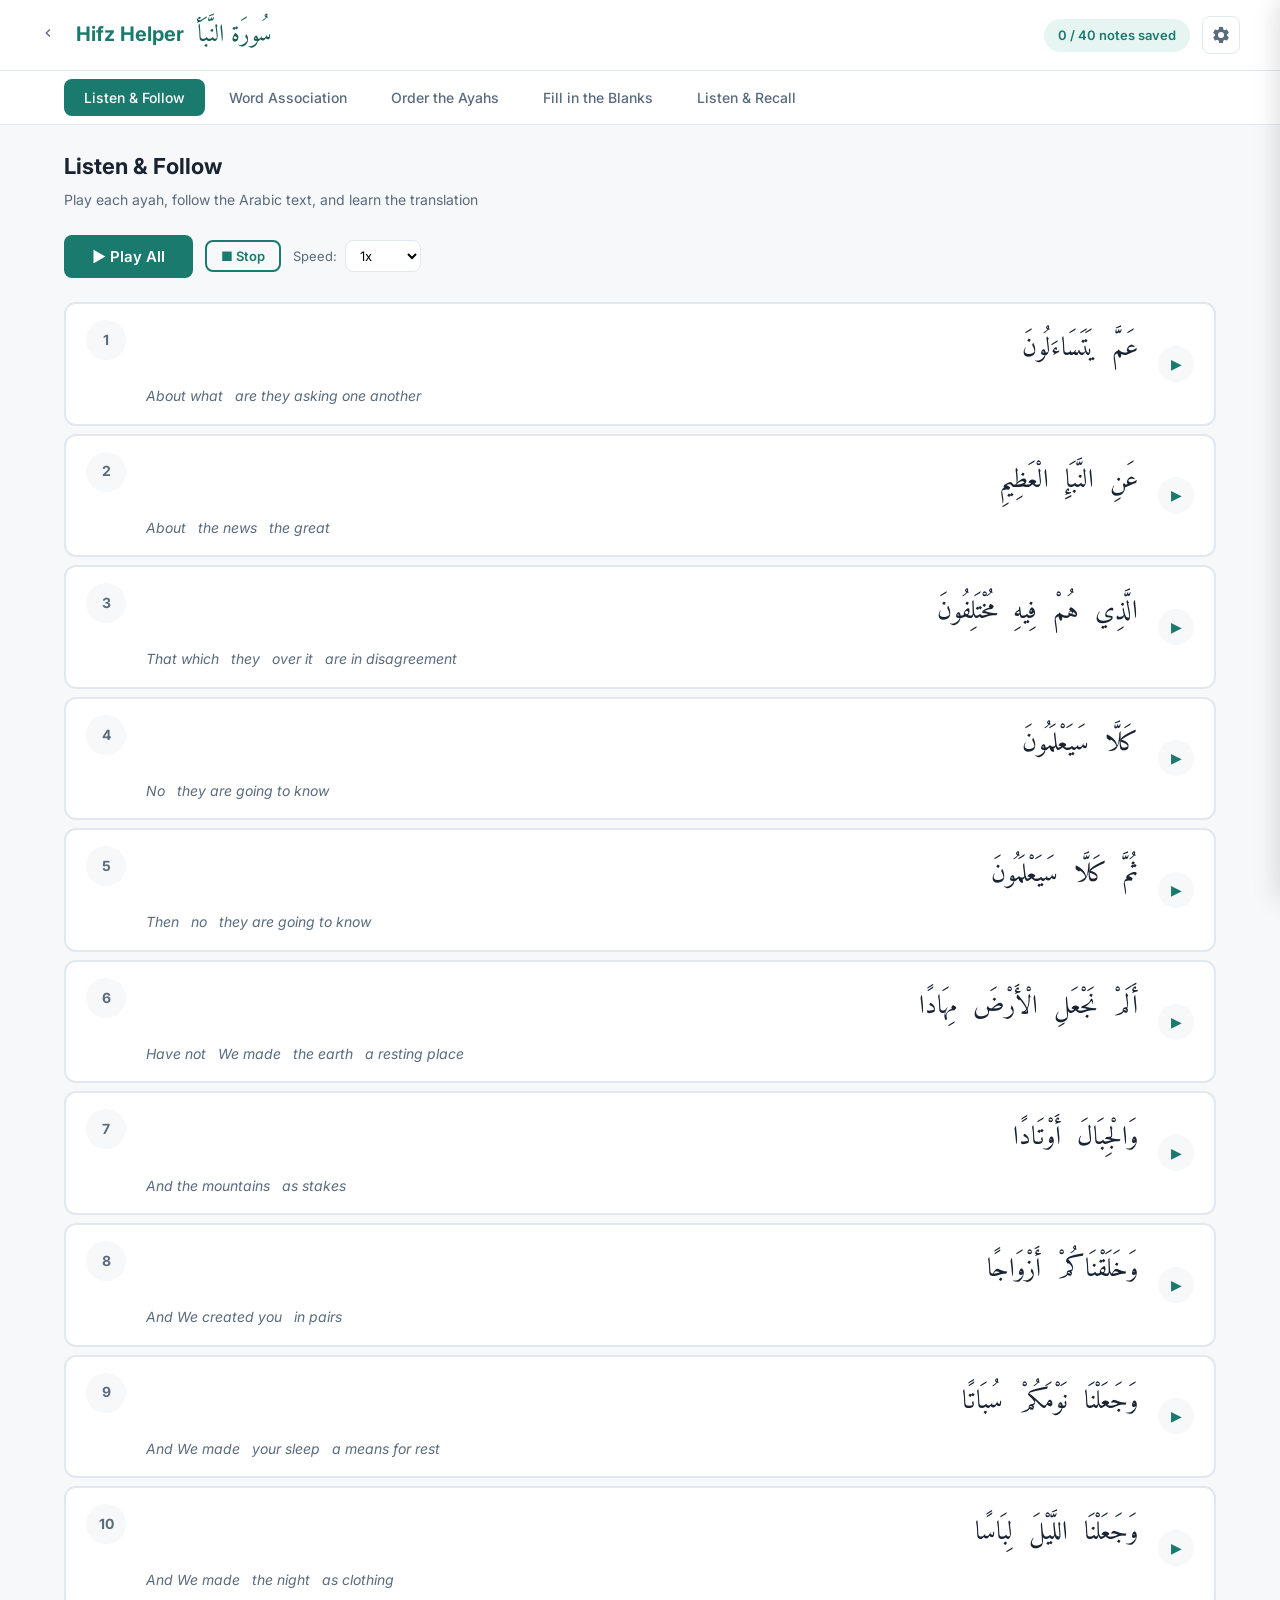
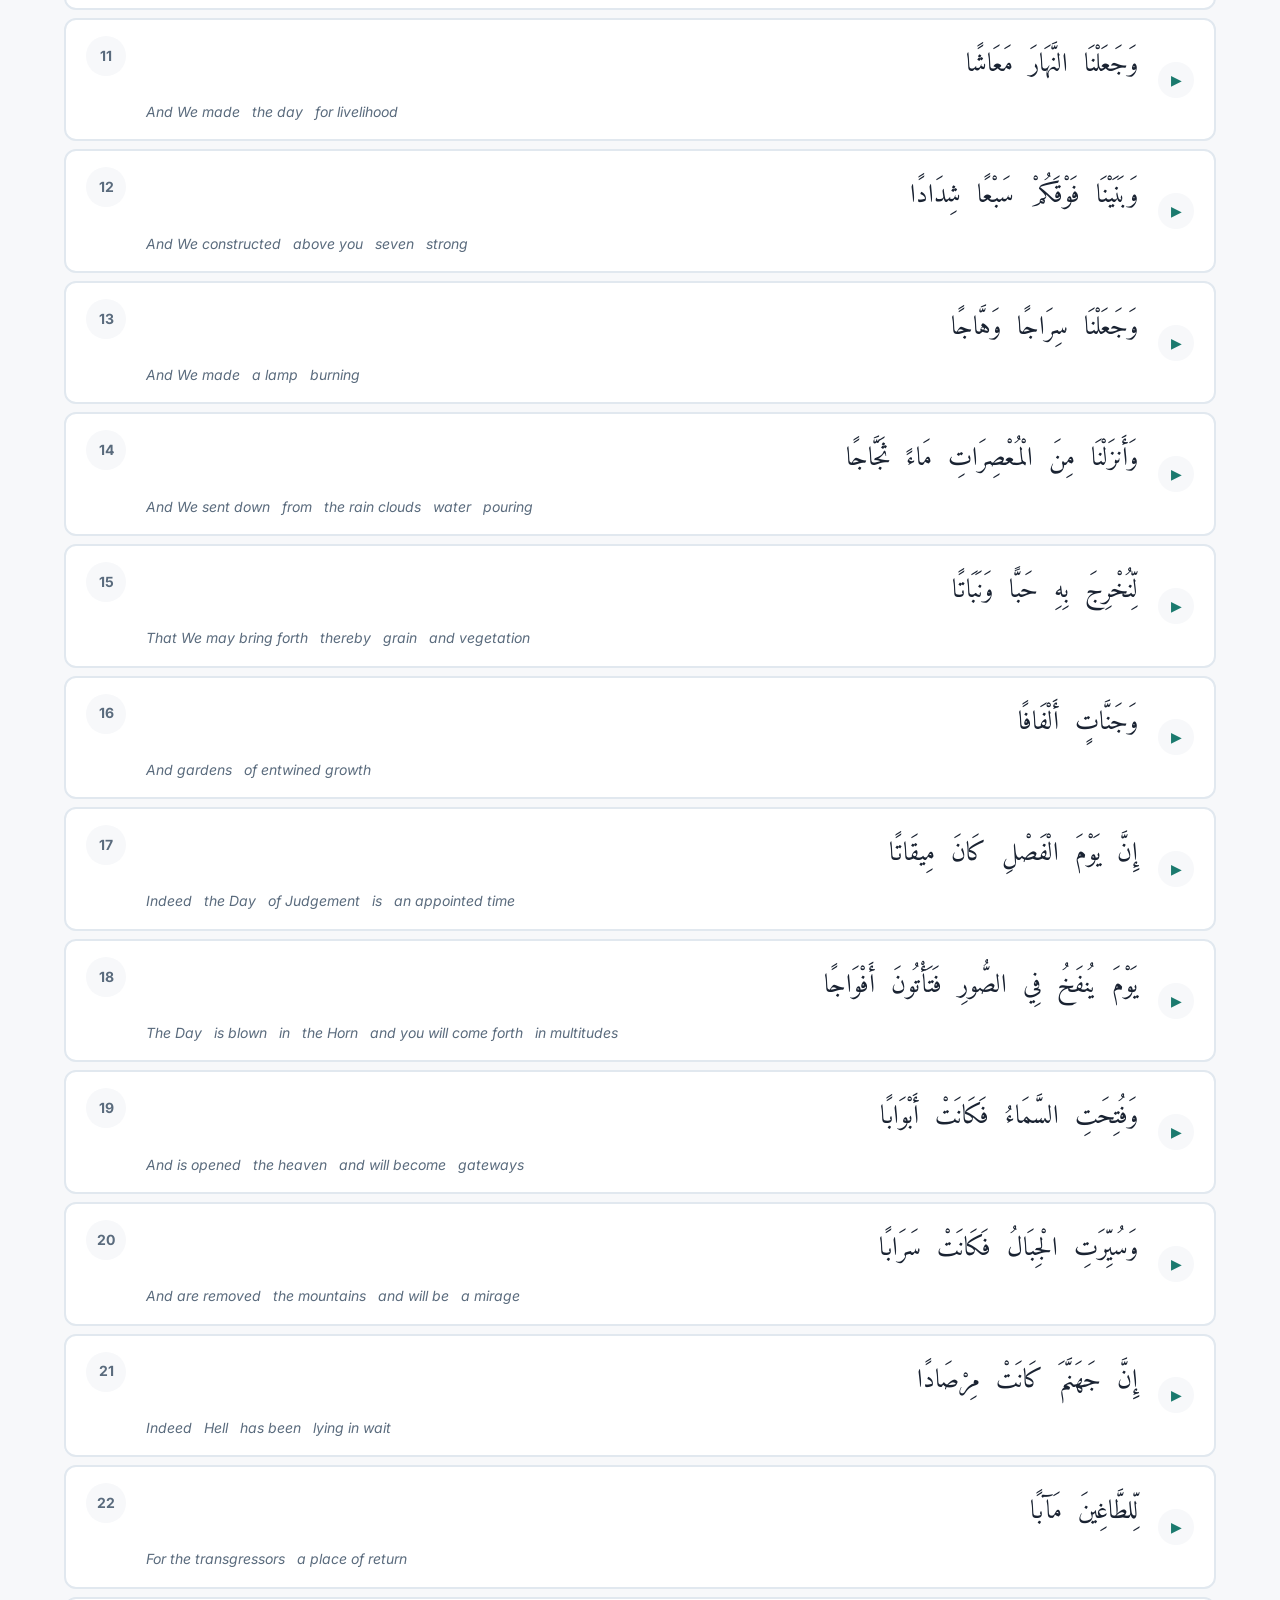
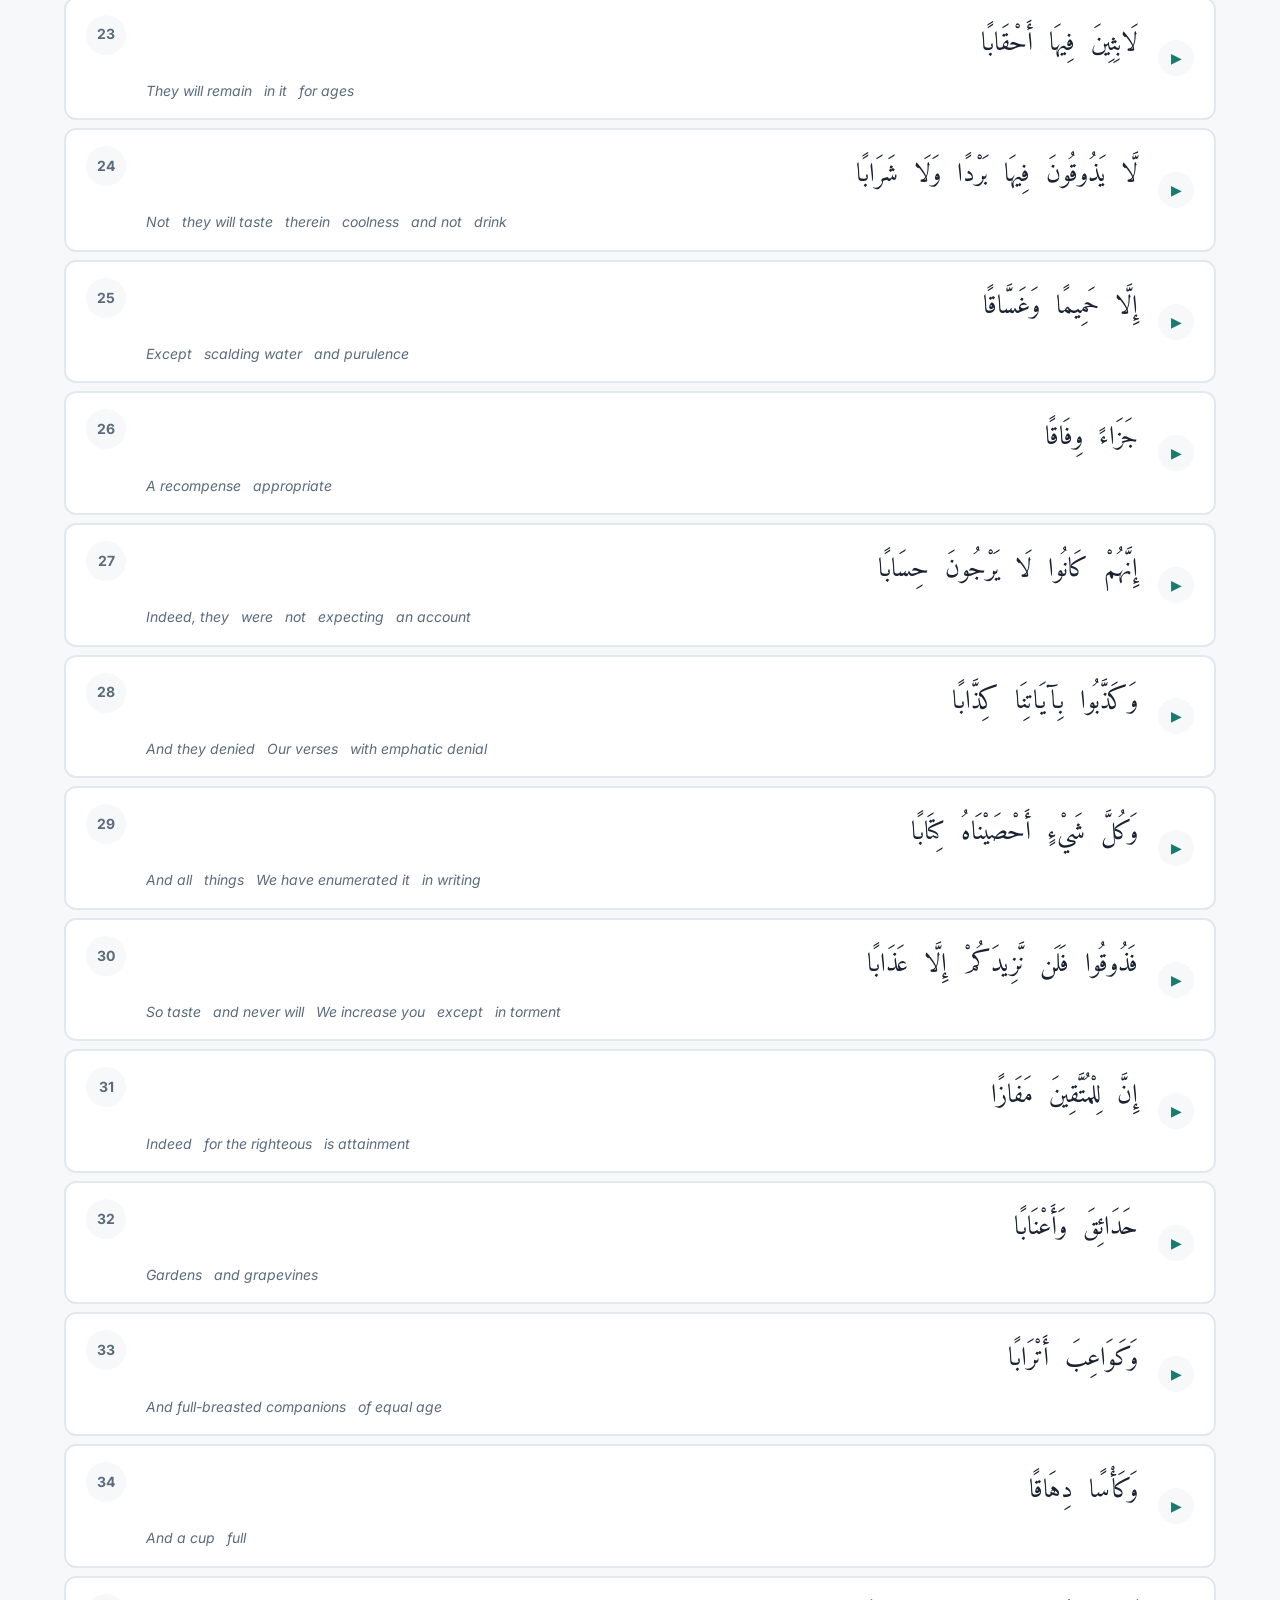
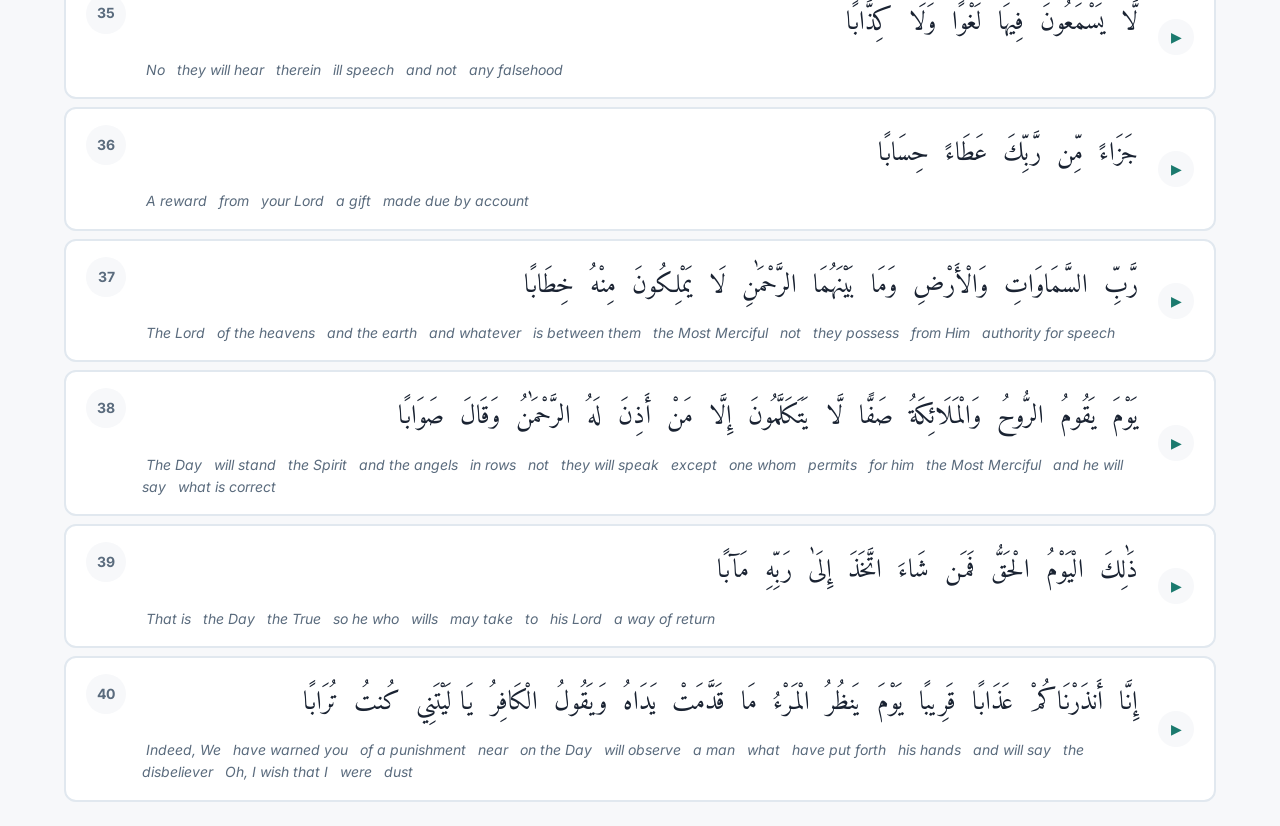
<file: An-Naba/index.html>
<!DOCTYPE html>
<html lang="en" dir="ltr">
<head>
  <meta charset="UTF-8">
  <meta name="viewport" content="width=device-width, initial-scale=1.0">
  <title>Hifz Helper — Surah An-Naba</title>
  <link rel="manifest" href="manifest.json">
  <meta name="theme-color" content="#1B7A6E">
  <meta name="apple-mobile-web-app-capable" content="yes">
  <meta name="apple-mobile-web-app-status-bar-style" content="default">
  <meta name="apple-mobile-web-app-title" content="Hifz Helper">
  <link rel="icon" href="icon.svg" type="image/svg+xml">
  <link rel="apple-touch-icon" href="icon.svg">
  <link rel="stylesheet" href="styles.css">
</head>
<body>

  <header class="app-header">
    <div class="header-content">
      <div class="app-title">
        <a href="../index.html" style="color:var(--text-secondary);text-decoration:none;font-size:13px;font-weight:600;display:flex;align-items:center;gap:4px;margin-right:8px" title="All Surahs"><svg viewBox="0 0 24 24" style="width:16px;height:16px;fill:currentColor"><path d="M15.41 7.41L14 6l-6 6 6 6 1.41-1.41L10.83 12z"/></svg></a>
        <h1>Hifz Helper</h1>
        <span class="surah-arabic">سُورَة النَّبَأ</span>
      </div>
      <div class="header-right">
        <div class="progress-badge" id="progressBadge">0 / 40 mastered</div>
        <button class="settings-toggle" id="settingsToggle" title="Preferences">
          <svg viewBox="0 0 24 24"><path d="M19.14 12.94c.04-.3.06-.61.06-.94 0-.32-.02-.64-.07-.94l2.03-1.58a.49.49 0 0 0 .12-.61l-1.92-3.32a.49.49 0 0 0-.59-.22l-2.39.96c-.5-.38-1.03-.7-1.62-.94l-.36-2.54a.48.48 0 0 0-.48-.41h-3.84a.48.48 0 0 0-.48.41l-.36 2.54c-.59.24-1.13.57-1.62.94l-2.39-.96a.49.49 0 0 0-.59.22L2.74 8.87a.48.48 0 0 0 .12.61l2.03 1.58c-.05.3-.07.62-.07.94s.02.64.07.94l-2.03 1.58a.49.49 0 0 0-.12.61l1.92 3.32c.12.22.37.29.59.22l2.39-.96c.5.38 1.03.7 1.62.94l.36 2.54c.05.24.26.41.48.41h3.84c.24 0 .44-.17.48-.41l.36-2.54c.59-.24 1.13-.56 1.62-.94l2.39.96c.22.08.47 0 .59-.22l1.92-3.32c.12-.22.07-.47-.12-.61l-2.01-1.58zM12 15.6A3.6 3.6 0 1 1 12 8.4a3.6 3.6 0 0 1 0 7.2z"/></svg>
        </button>
      </div>
    </div>
  </header>

  <nav class="mode-nav">
    <div class="nav-inner">
      <button class="nav-btn active" data-mode="listen">Listen &amp; Follow</button>
      <button class="nav-btn" data-mode="associate">Word Association</button>
      <button class="nav-btn" data-mode="order">Order the Ayahs</button>
      <button class="nav-btn" data-mode="blanks">Fill in the Blanks</button>
      <button class="nav-btn" data-mode="recall">Listen &amp; Recall</button>
    </div>
  </nav>

  <main class="main-content">

    <!-- LISTEN & FOLLOW -->
    <section id="mode-listen" class="mode-section active">
      <div class="section-header">
        <h2>Listen &amp; Follow</h2>
        <p>Play each ayah, follow the Arabic text, and learn the translation</p>
      </div>
      <div class="listen-controls">
        <button class="btn btn-primary play-all-btn" id="playAllBtn">&#9654; Play All</button>
        <button class="btn btn-outline btn-sm" id="stopBtn">&#9632; Stop</button>
        <div class="speed-control">
          <label>Speed:</label>
          <select id="playbackSpeed">
            <option value="0.5">0.5x</option>
            <option value="0.75">0.75x</option>
            <option value="1" selected>1x</option>
          </select>
        </div>
      </div>
      <div class="ayah-list" id="listenAyahList"></div>
    </section>

    <!-- WORD ASSOCIATION -->
    <section id="mode-associate" class="mode-section">
      <div class="section-header">
        <h2>Word Association</h2>
        <p>Click Arabic or English words to see their connection. Combine multiple ayahs to build associations.</p>
      </div>
      <div class="assoc-ayah-selector">
        <label>Starting Ayah:</label>
        <select id="assocAyahSelect"></select>
        <div class="assoc-count-controls">
          <button class="btn btn-sm btn-ghost" id="assocCountMinus" title="Fewer ayahs">&minus;</button>
          <span class="assoc-count-display" id="assocCountDisplay">1 ayah</span>
          <button class="btn btn-sm btn-ghost" id="assocCountPlus" title="More ayahs">+</button>
        </div>
        <button class="btn btn-sm btn-ghost" id="assocPrev">&larr; Prev</button>
        <button class="btn btn-sm btn-ghost" id="assocNext">Next &rarr;</button>
      </div>
      <div id="assocAyahBlocks"></div>
      <div class="assoc-combined-translation card" id="assocCombinedTranslation" style="margin-top: 20px">
        <h3>Combined Translation</h3>
        <div class="assoc-combined-text" id="assocCombinedText"></div>
      </div>
      <div class="card note-section" style="margin-top: 20px">
        <h3>Your Memory Note</h3>
        <textarea class="note-input" id="noteInput" placeholder="Write an association to help you remember these ayahs..."></textarea>
        <div class="note-save-status" id="noteSaveStatus">Saved</div>
      </div>
      <details class="video-resources-section" style="margin-top: 24px">
        <summary class="btn btn-outline">Video Resources</summary>
        <div class="video-resources-body">
          <div class="card quality-legend" style="margin-top: 16px">
            <h3>Quality Scoring Matrix</h3>
            <p class="legend-desc">Each video is rated across 5 criteria on a scale of 1&ndash;5. Higher total = stronger recommendation.</p>
            <div class="legend-items">
              <div class="legend-item"><span class="legend-dot" style="background: var(--primary)"></span> <strong>Authority</strong> &mdash; Scholar reputation &amp; credibility</div>
              <div class="legend-item"><span class="legend-dot" style="background: var(--accent)"></span> <strong>Relevance</strong> &mdash; How specifically it covers An-Naba</div>
              <div class="legend-item"><span class="legend-dot" style="background: var(--gold)"></span> <strong>Depth</strong> &mdash; Educational value &amp; insight quality</div>
              <div class="legend-item"><span class="legend-dot" style="background: var(--success)"></span> <strong>Engagement</strong> &mdash; Views, likes &amp; community response</div>
              <div class="legend-item"><span class="legend-dot" style="background: #8B5CF6"></span> <strong>Clarity</strong> &mdash; Accessibility for English-speaking learners</div>
            </div>
          </div>
          <div class="video-grid" id="videoGrid"></div>
        </div>
      </details>
    </section>

    <!-- ORDER THE AYAHS -->
    <section id="mode-order" class="mode-section">
      <div class="section-header">
        <h2>Order the Ayahs</h2>
        <p>Drag the ayahs into the correct order</p>
      </div>
      <div class="game-controls">
        <div class="order-range-selector">
          <label>Range:</label>
          <select id="orderRangeSelect"></select>
        </div>
        <div class="order-group-selector">
          <label>Group size:</label>
          <div class="order-group-btns">
            <button class="toggle-btn active" data-groupsize="3">3</button>
            <button class="toggle-btn" data-groupsize="5">5</button>
            <button class="toggle-btn" data-groupsize="10">10</button>
          </div>
        </div>
        <div class="btn-group">
          <button class="btn btn-sm btn-primary" id="orderShuffleBtn">Shuffle</button>
          <button class="btn btn-sm btn-accent" id="orderCheckBtn">Check Order</button>
        </div>
      </div>
      <div class="order-progress-bar" id="orderGroupProgress" style="display:none">
        <span id="orderGroupLabel">Group 1 of 4</span>
        <div class="order-progress-track">
          <div class="order-progress-fill" id="orderProgressFill" style="width:0%"></div>
        </div>
        <button class="btn btn-sm btn-ghost" id="orderNextGroupBtn" style="display:none">Next Group &rarr;</button>
      </div>
      <div class="game-stats" id="orderStats" style="display:none; margin-bottom: 16px">
        <div class="stat">
          <div class="stat-value" id="orderCorrectCount">0</div>
          <div class="stat-label">Correct</div>
        </div>
        <div class="stat">
          <div class="stat-value" id="orderTotalCount">0</div>
          <div class="stat-label">Total</div>
        </div>
      </div>
      <div class="sortable-list" id="sortableList"></div>
    </section>

    <!-- FILL IN THE BLANKS -->
    <section id="mode-blanks" class="mode-section">
      <div class="section-header">
        <h2>Fill in the Blanks</h2>
        <p>Complete the ayah by selecting the missing words</p>
      </div>
      <div class="difficulty-selector">
        <button class="toggle-btn active" data-diff="easy">Easy (1 blank)</button>
        <button class="toggle-btn" data-diff="medium">Medium (2-3)</button>
        <button class="toggle-btn" data-diff="hard">Hard (all words)</button>
      </div>
      <div class="card blanks-card" id="blanksCard">
        <div class="blanks-arabic" id="blanksArabicText"></div>
        <div class="blanks-translation-hint" id="blanksHint"></div>
        <div class="blanks-word-bank" id="blanksWordBank"></div>
        <div class="identify-feedback" id="blanksFeedback"></div>
        <div style="margin-top: 16px">
          <button class="btn btn-accent btn-sm" id="blanksNextBtn">Next Ayah</button>
          <button class="btn btn-outline btn-sm" id="blanksResetBtn" style="margin-left: 8px">Reset</button>
        </div>
        <div class="identify-progress" id="blanksProgress"></div>
      </div>
    </section>

    <!-- LISTEN & RECALL -->
    <section id="mode-recall" class="mode-section">
      <div class="section-header">
        <h2>Listen &amp; Recall</h2>
        <p>The reciter pauses mid-ayah — can you recall the missing portion?</p>
      </div>
      <div class="recall-mode-selector">
        <button class="toggle-btn active" data-recall="beginning">Test Beginnings</button>
        <button class="toggle-btn" data-recall="ending">Test Endings</button>
        <button class="toggle-btn" data-recall="middle">Test Middles</button>
        <button class="toggle-btn" data-recall="mix">Mix It Up</button>
      </div>
      <div class="recall-options">
        <div class="recall-range">
          <label>Range:</label>
          <select id="recallRangeSelect"></select>
        </div>
        <div class="speed-control">
          <label>Speed:</label>
          <select id="recallSpeed">
            <option value="0.5">0.5x</option>
            <option value="0.75">0.75x</option>
            <option value="1" selected>1x</option>
          </select>
        </div>
        <button class="btn btn-sm btn-outline" id="recallRestartBtn">Restart</button>
      </div>
      <div class="card recall-card" id="recallCard">
        <div class="recall-header">
          <span class="recall-ayah-badge" id="recallAyahNum">1</span>
          <span class="recall-mode-label" id="recallModeLabel">Recall the beginning</span>
        </div>
        <div class="recall-arabic arabic" id="recallArabic"></div>
        <div class="recall-hint" id="recallHint"></div>
        <div class="recall-status" id="recallStatus"></div>
        <div class="recall-actions">
          <button class="btn btn-primary" id="recallPlayBtn">&#9654; Play</button>
          <button class="btn btn-accent" id="recallRevealBtn" style="display:none">Reveal &amp; Verify</button>
        </div>
        <div class="recall-assessment" id="recallAssessment" style="display:none">
          <div class="recall-assessment-btns">
            <button class="btn recall-got-it" id="recallGotItBtn">Got It</button>
            <button class="btn recall-missed" id="recallMissedBtn">Missed It</button>
          </div>
        </div>
        <div class="identify-progress" id="recallProgress"></div>
      </div>
    </section>

  </main>

  <!-- RESULTS OVERLAY -->
  <div class="results-overlay" id="resultsOverlay">
    <div class="results-card">
      <h2 id="resultsTitle">Great Job!</h2>
      <div class="results-score" id="resultsScore">0%</div>
      <p id="resultsMessage"></p>
      <button class="btn btn-primary" id="resultsCloseBtn">Continue</button>
    </div>
  </div>

  <!-- SETTINGS DRAWER -->
  <div class="settings-overlay" id="settingsOverlay"></div>
  <aside class="settings-drawer" id="settingsDrawer">
    <div class="drawer-header">
      <h2>Preferences</h2>
      <button class="drawer-close" id="drawerClose">&times;</button>
    </div>
    <div class="drawer-body">

      <div class="setting-group">
        <h3>Arabic Font Style</h3>
        <div class="setting-options" id="fontOptions">
          <label class="setting-option active" data-font="amiri">
            <input type="radio" name="arabic-font" value="amiri" checked>
            <div class="option-radio"></div>
            <div class="option-label">
              <div class="option-name">Amiri</div>
              <div class="option-preview">Classic printed Naskh</div>
              <div class="option-preview-arabic" style="font-family:'Amiri',serif">بِسْمِ اللَّهِ الرَّحْمَنِ الرَّحِيمِ</div>
            </div>
          </label>
          <label class="setting-option" data-font="scheherazade">
            <input type="radio" name="arabic-font" value="scheherazade">
            <div class="option-radio"></div>
            <div class="option-label">
              <div class="option-name">Scheherazade New</div>
              <div class="option-preview">Traditional Naskh</div>
              <div class="option-preview-arabic" style="font-family:'Scheherazade New',serif">بِسْمِ اللَّهِ الرَّحْمَنِ الرَّحِيمِ</div>
            </div>
          </label>
          <label class="setting-option" data-font="noto-naskh">
            <input type="radio" name="arabic-font" value="noto-naskh">
            <div class="option-radio"></div>
            <div class="option-label">
              <div class="option-name">Noto Naskh Arabic</div>
              <div class="option-preview">Clean &amp; modern Naskh</div>
              <div class="option-preview-arabic" style="font-family:'Noto Naskh Arabic',serif">بِسْمِ اللَّهِ الرَّحْمَنِ الرَّحِيمِ</div>
            </div>
          </label>
          <label class="setting-option" data-font="lateef">
            <input type="radio" name="arabic-font" value="lateef">
            <div class="option-radio"></div>
            <div class="option-label">
              <div class="option-name">Lateef</div>
              <div class="option-preview">Nastaliq style</div>
              <div class="option-preview-arabic" style="font-family:'Lateef',serif">بِسْمِ اللَّهِ الرَّحْمَنِ الرَّحِيمِ</div>
            </div>
          </label>
          <label class="setting-option" data-font="noto-kufi">
            <input type="radio" name="arabic-font" value="noto-kufi">
            <div class="option-radio"></div>
            <div class="option-label">
              <div class="option-name">Noto Kufi Arabic</div>
              <div class="option-preview">Kufi geometric style</div>
              <div class="option-preview-arabic" style="font-family:'Noto Kufi Arabic',sans-serif">بِسْمِ اللَّهِ الرَّحْمَنِ الرَّحِيمِ</div>
            </div>
          </label>
        </div>
      </div>

      <div class="setting-group">
        <h3>Reciter</h3>
        <div class="setting-options" id="reciterOptions">
          <label class="setting-option active" data-reciter="Alafasy_128kbps">
            <input type="radio" name="reciter" value="Alafasy_128kbps" checked>
            <div class="option-radio"></div>
            <div class="option-label">
              <div class="option-name">Mishary Rashid Alafasy</div>
              <div class="option-preview">Popular melodic recitation</div>
            </div>
          </label>
          <label class="setting-option" data-reciter="Sudais_128kbps">
            <input type="radio" name="reciter" value="Sudais_128kbps">
            <div class="option-radio"></div>
            <div class="option-label">
              <div class="option-name">Abdul Rahman Al-Sudais</div>
              <div class="option-preview">Imam of Masjid al-Haram</div>
            </div>
          </label>
          <label class="setting-option" data-reciter="Abdul_Basit_Murattal_192kbps">
            <input type="radio" name="reciter" value="Abdul_Basit_Murattal_192kbps">
            <div class="option-radio"></div>
            <div class="option-label">
              <div class="option-name">Abdul Basit Abdul Samad</div>
              <div class="option-preview">Legendary Egyptian reciter (Murattal)</div>
            </div>
          </label>
          <label class="setting-option" data-reciter="Husary_128kbps">
            <input type="radio" name="reciter" value="Husary_128kbps">
            <div class="option-radio"></div>
            <div class="option-label">
              <div class="option-name">Mahmoud Khalil Al-Husary</div>
              <div class="option-preview">Precise tajweed, ideal for learning</div>
            </div>
          </label>
          <label class="setting-option" data-reciter="Maher_AlMuaiqly_128kbps">
            <input type="radio" name="reciter" value="Maher_AlMuaiqly_128kbps">
            <div class="option-radio"></div>
            <div class="option-label">
              <div class="option-name">Maher Al-Muaiqly</div>
              <div class="option-preview">Imam of Masjid al-Haram</div>
            </div>
          </label>
        </div>
      </div>

    </div>
  </aside>

  <script src="data.js"></script>
  <script src="app.js"></script>
</body>
</html>
</file>
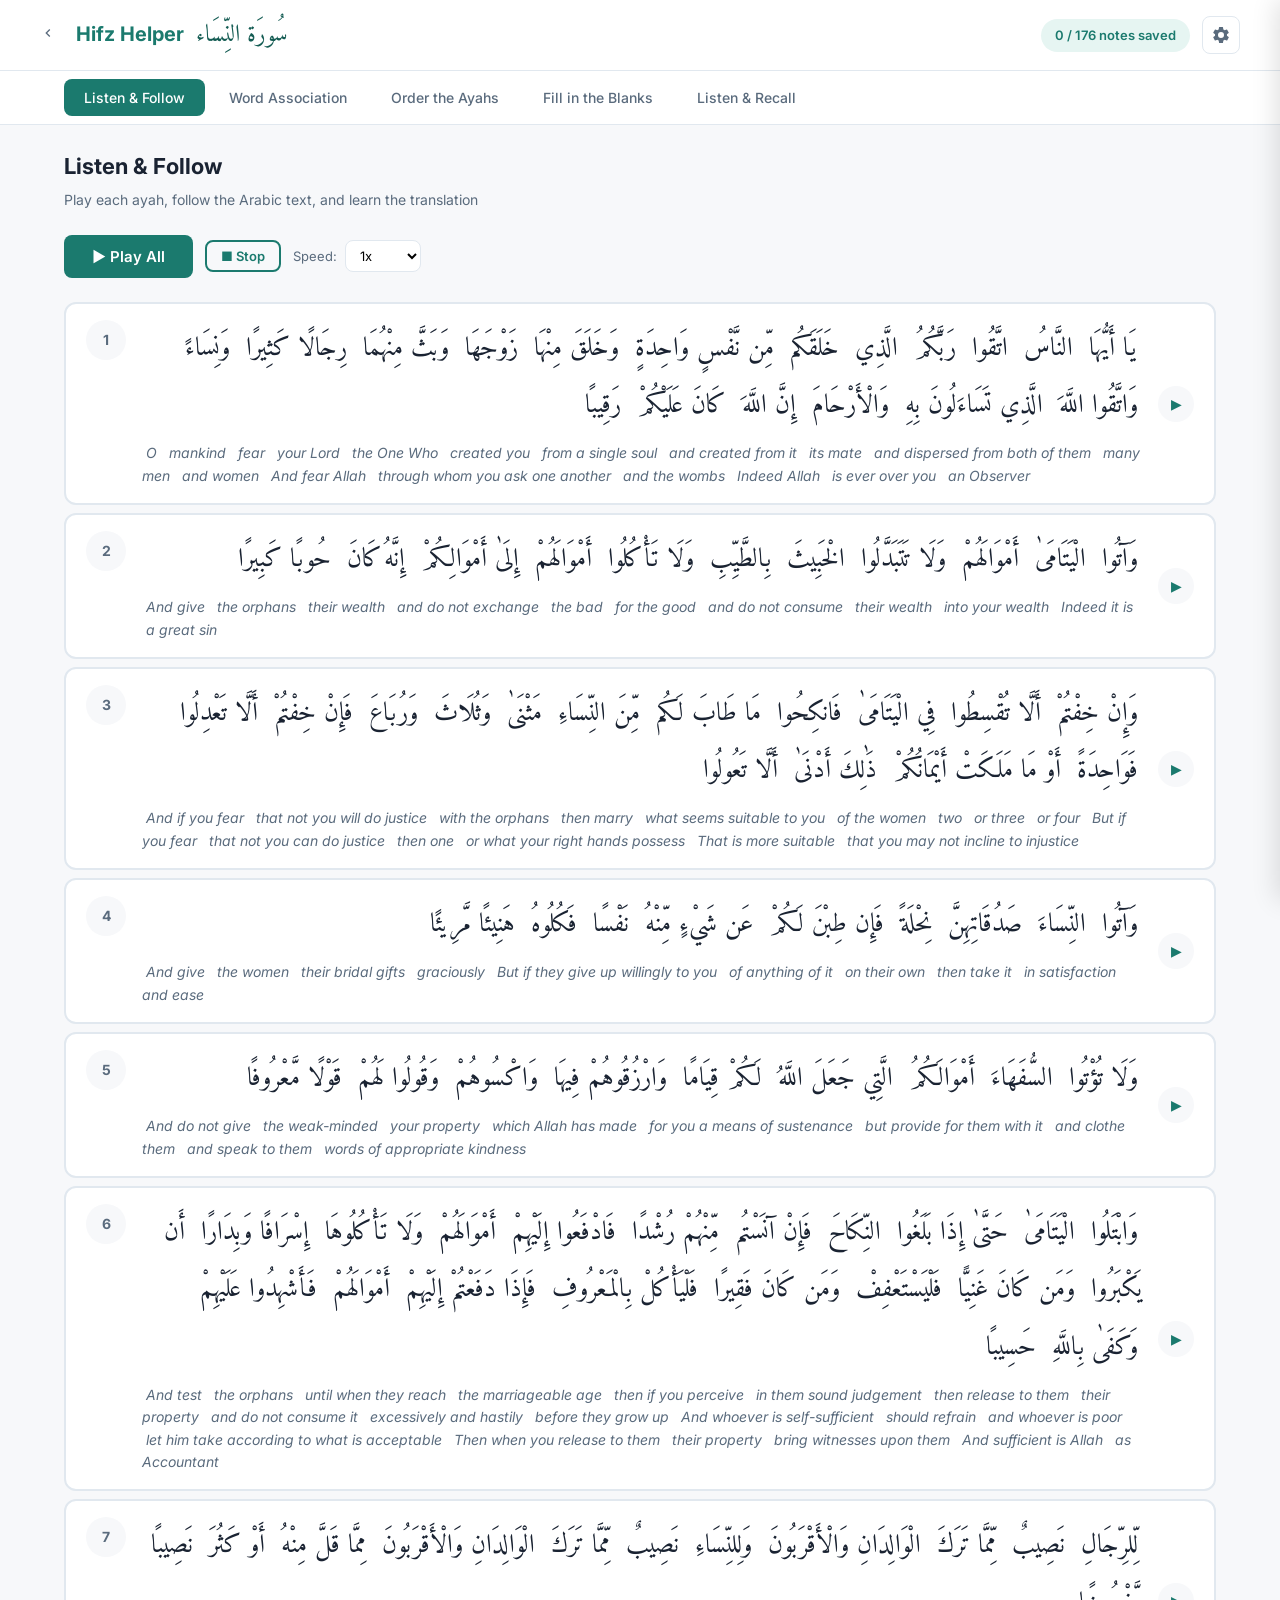
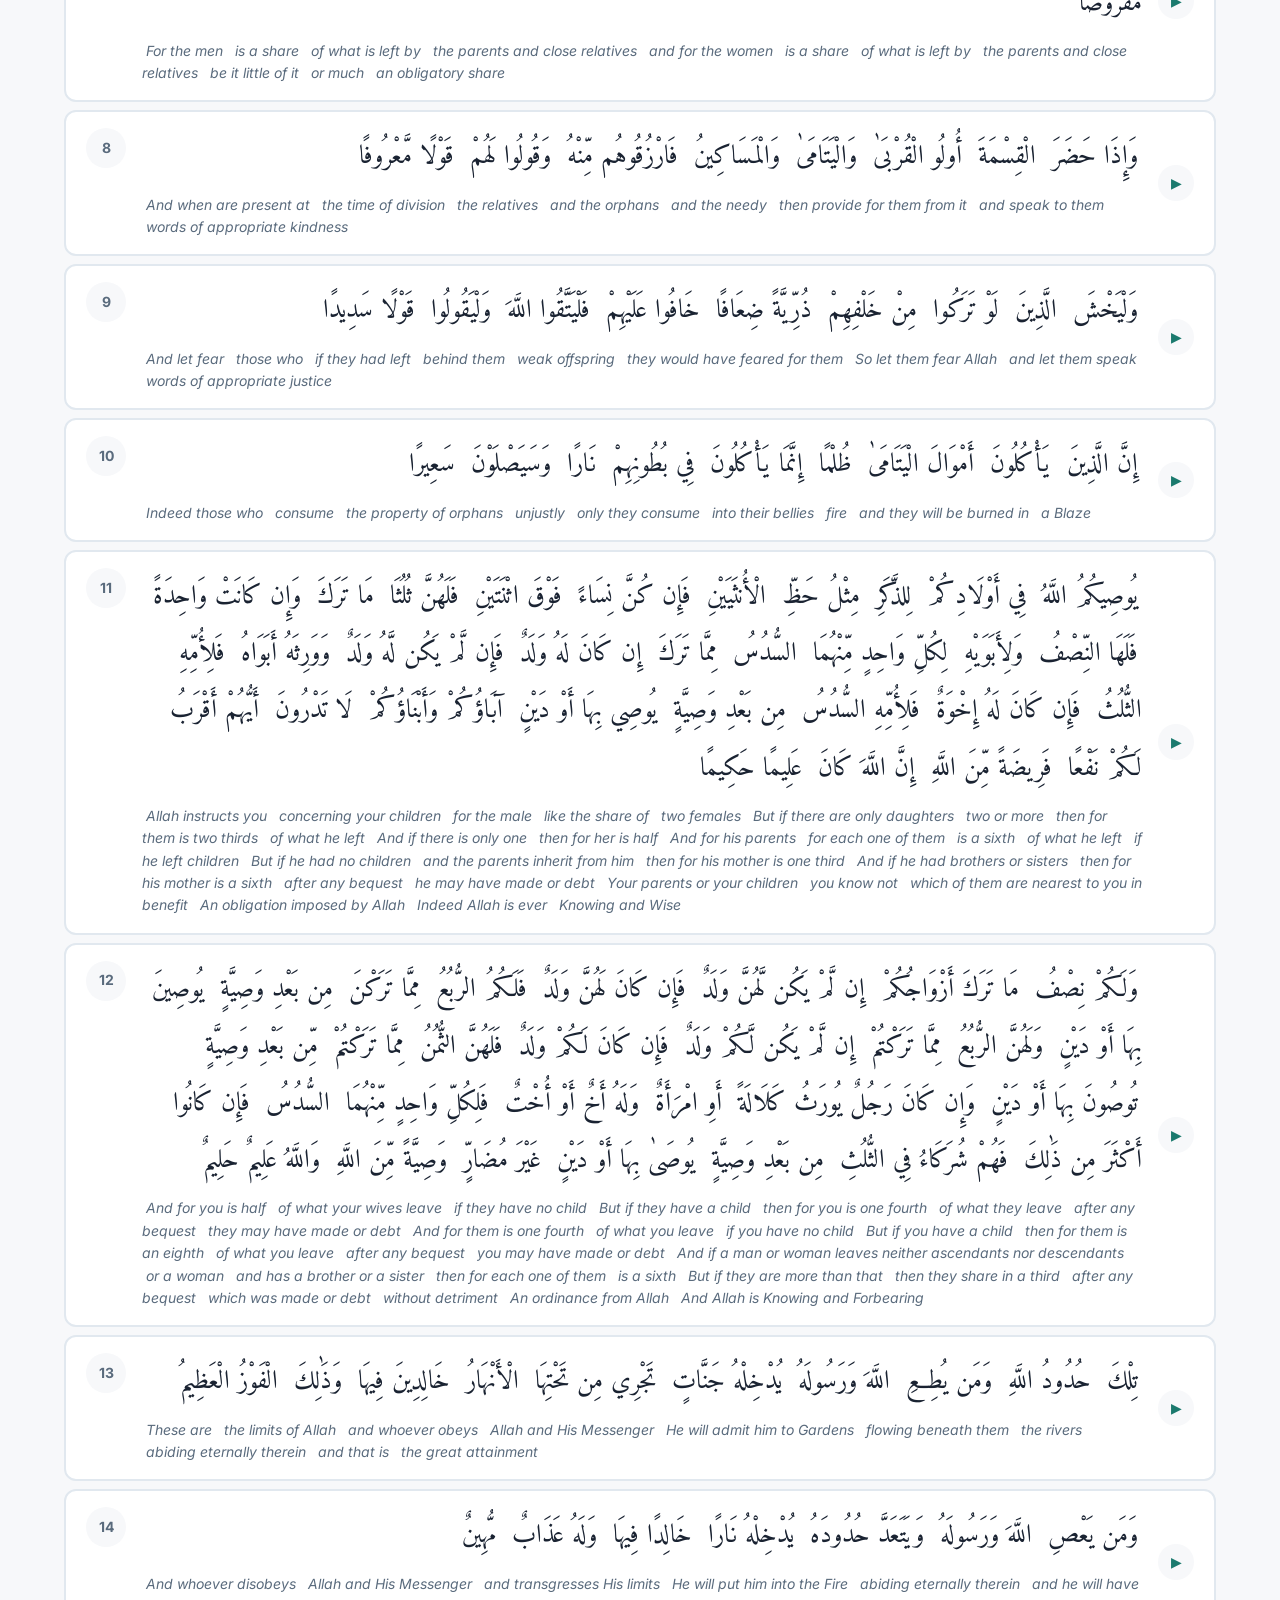
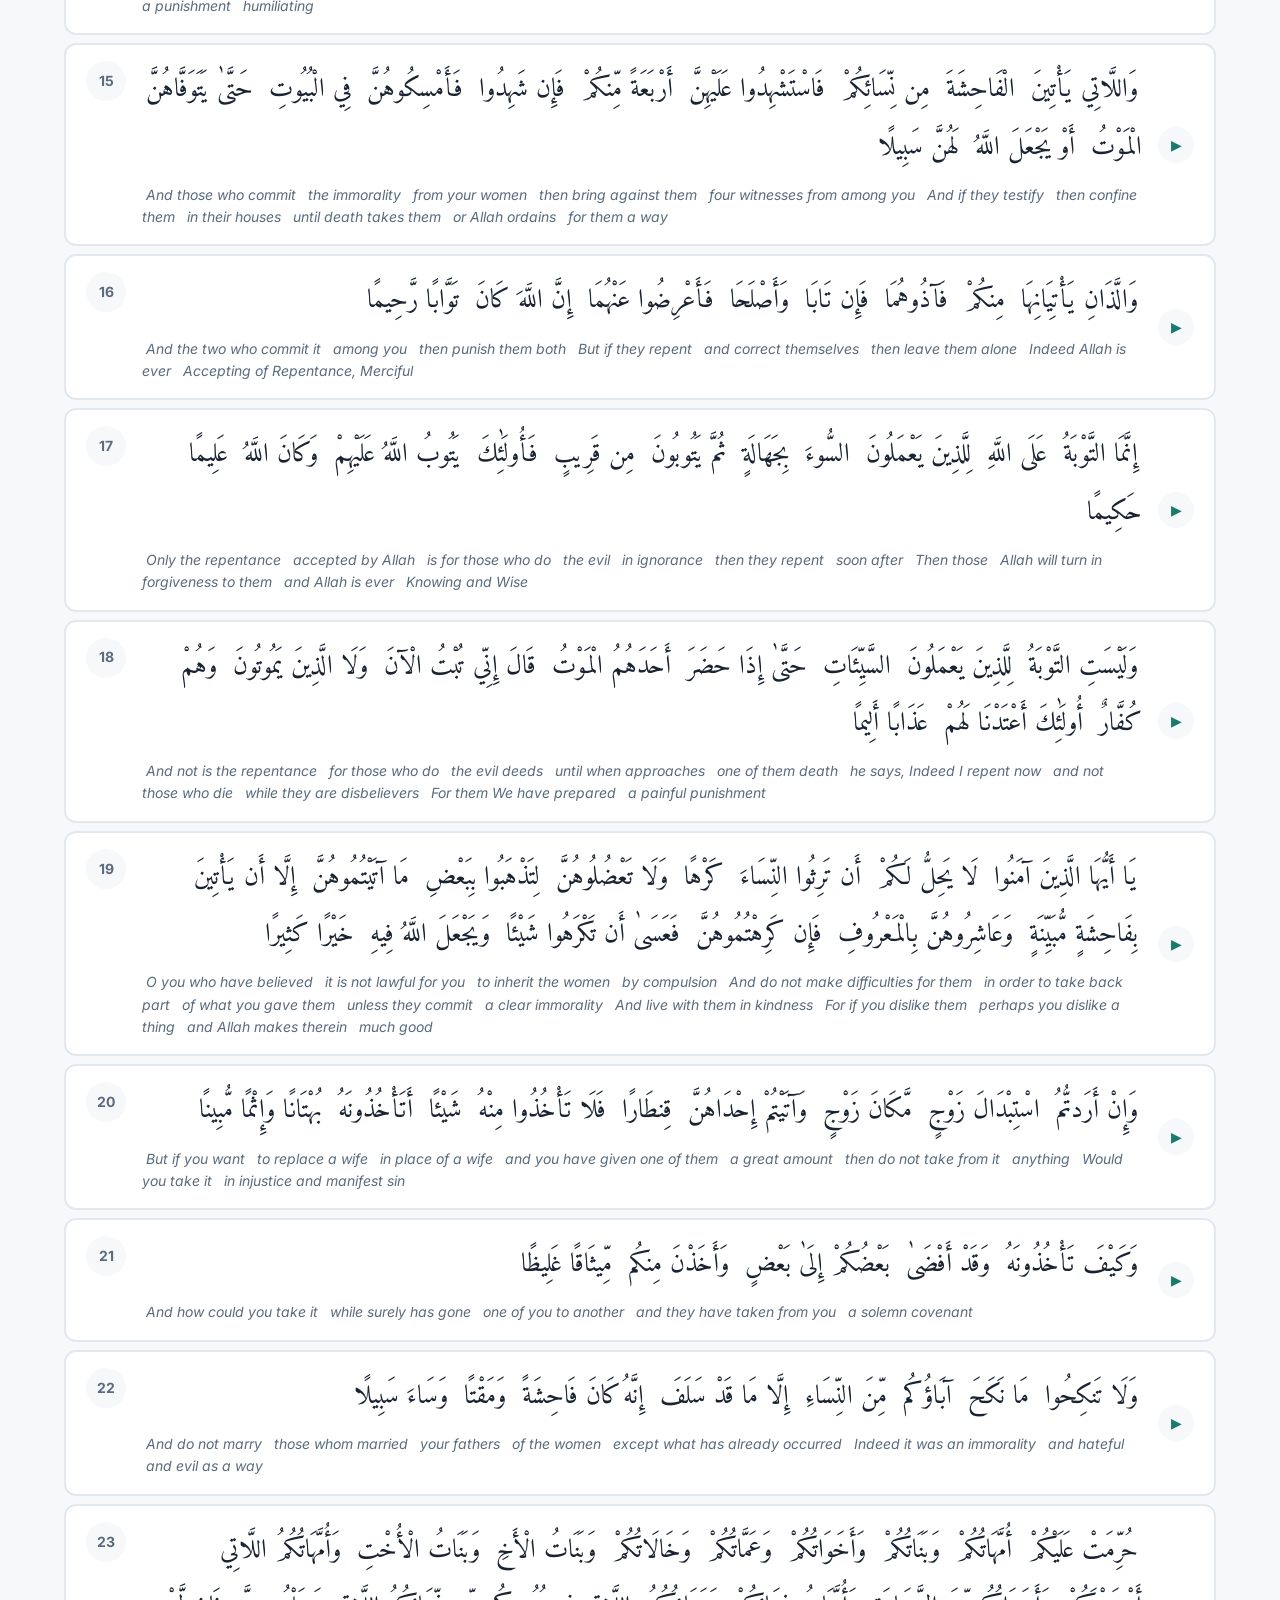
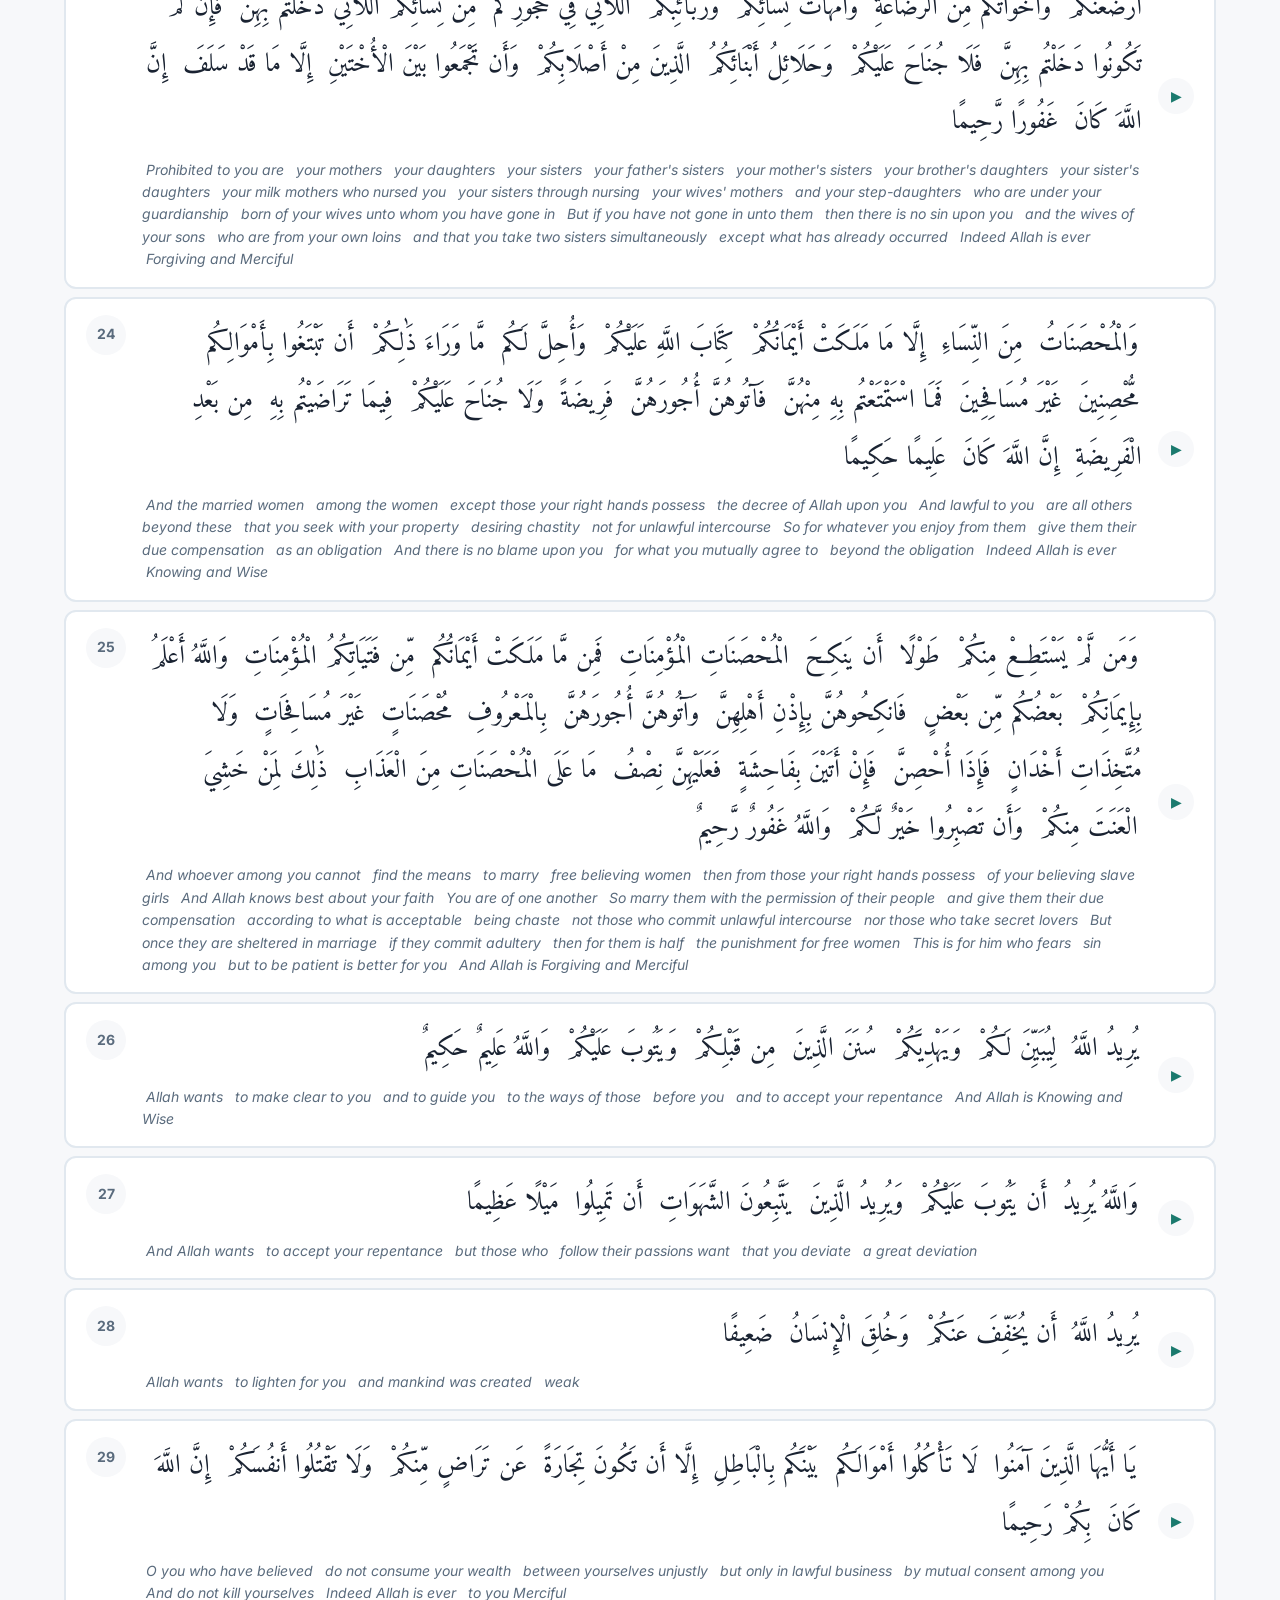
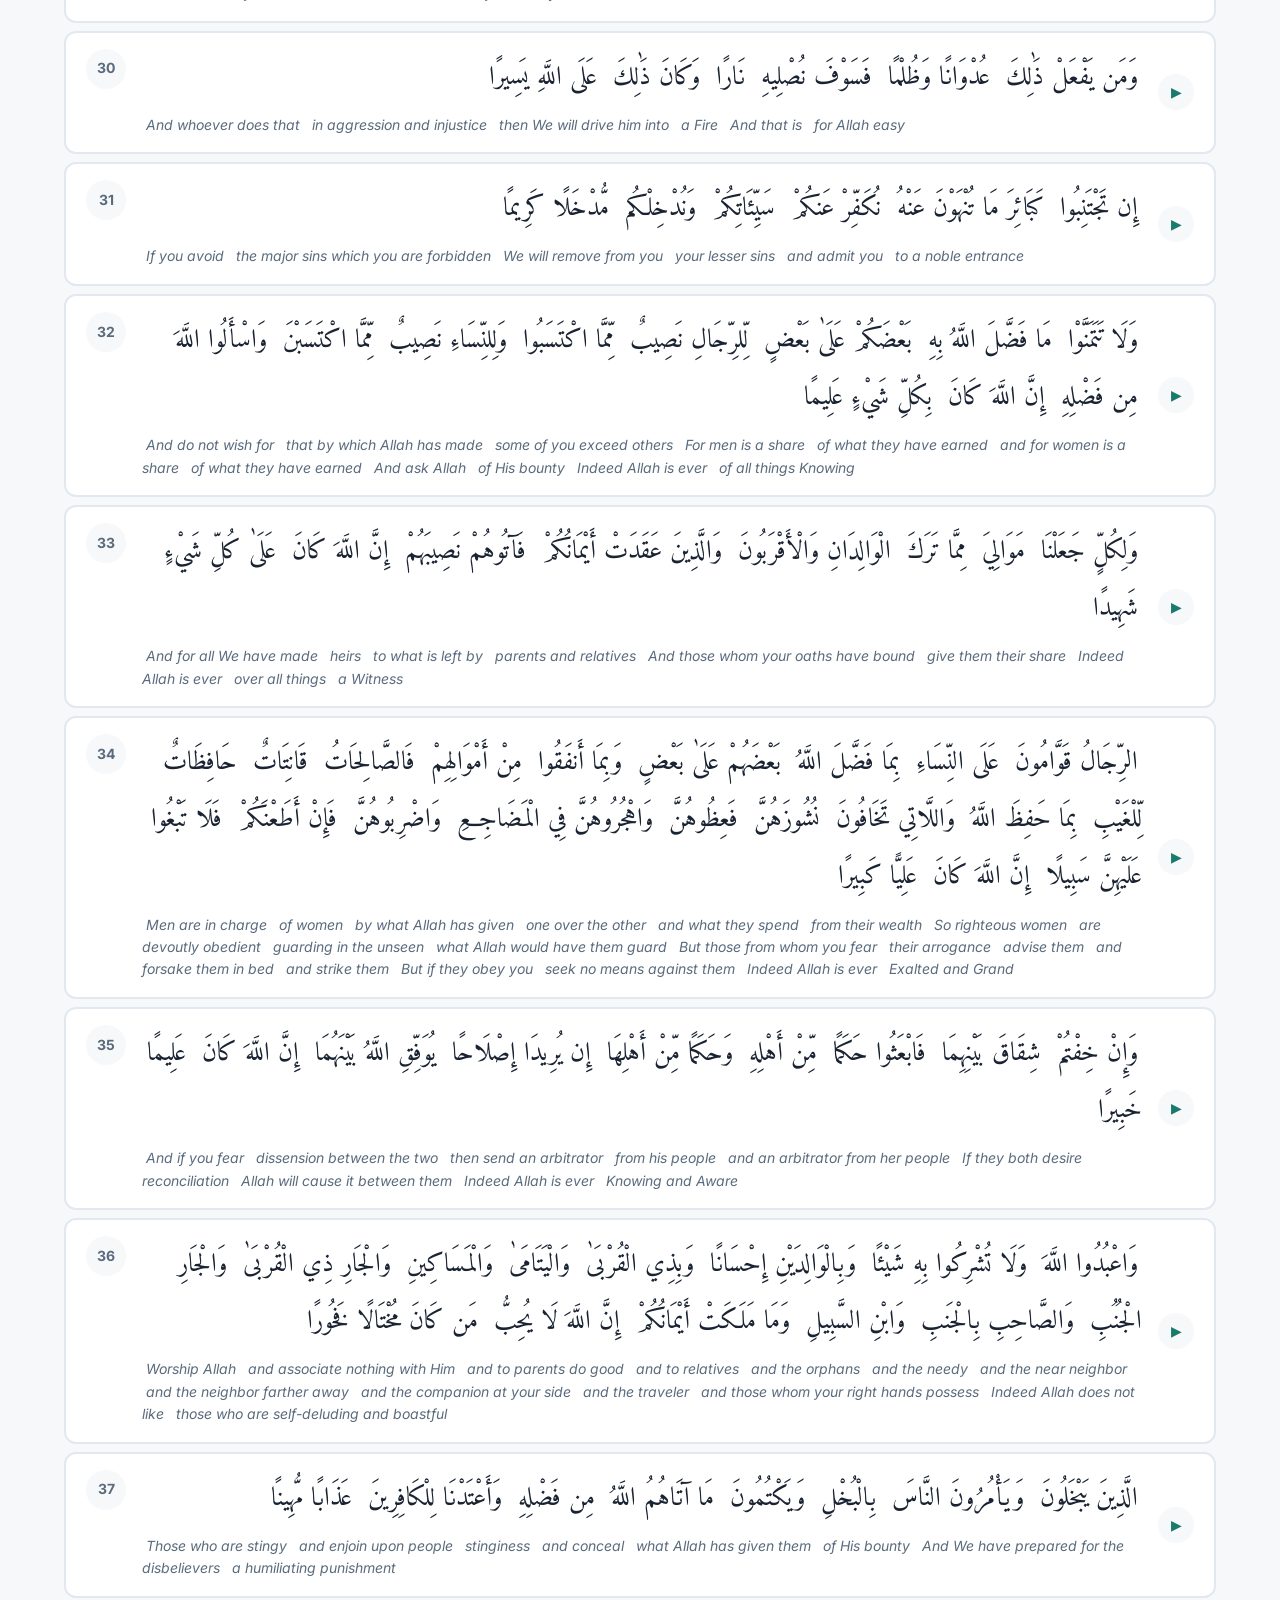
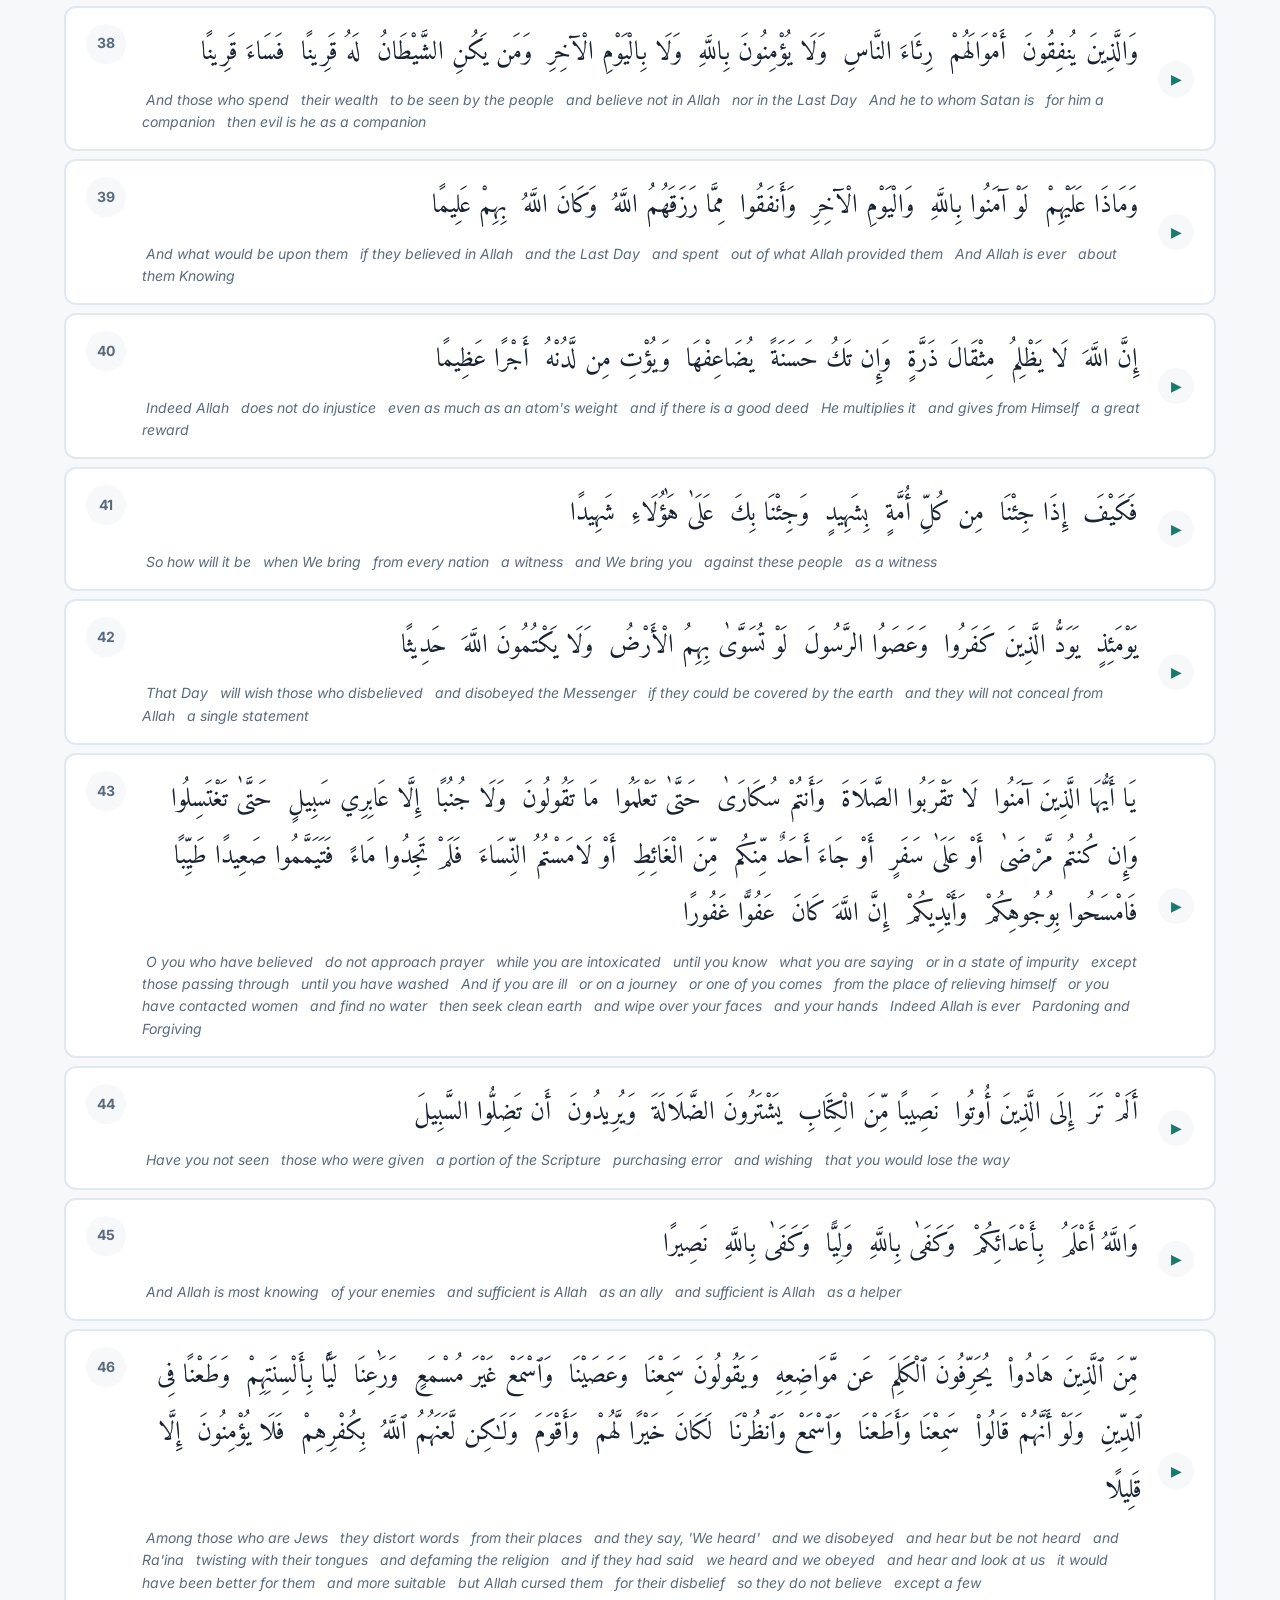
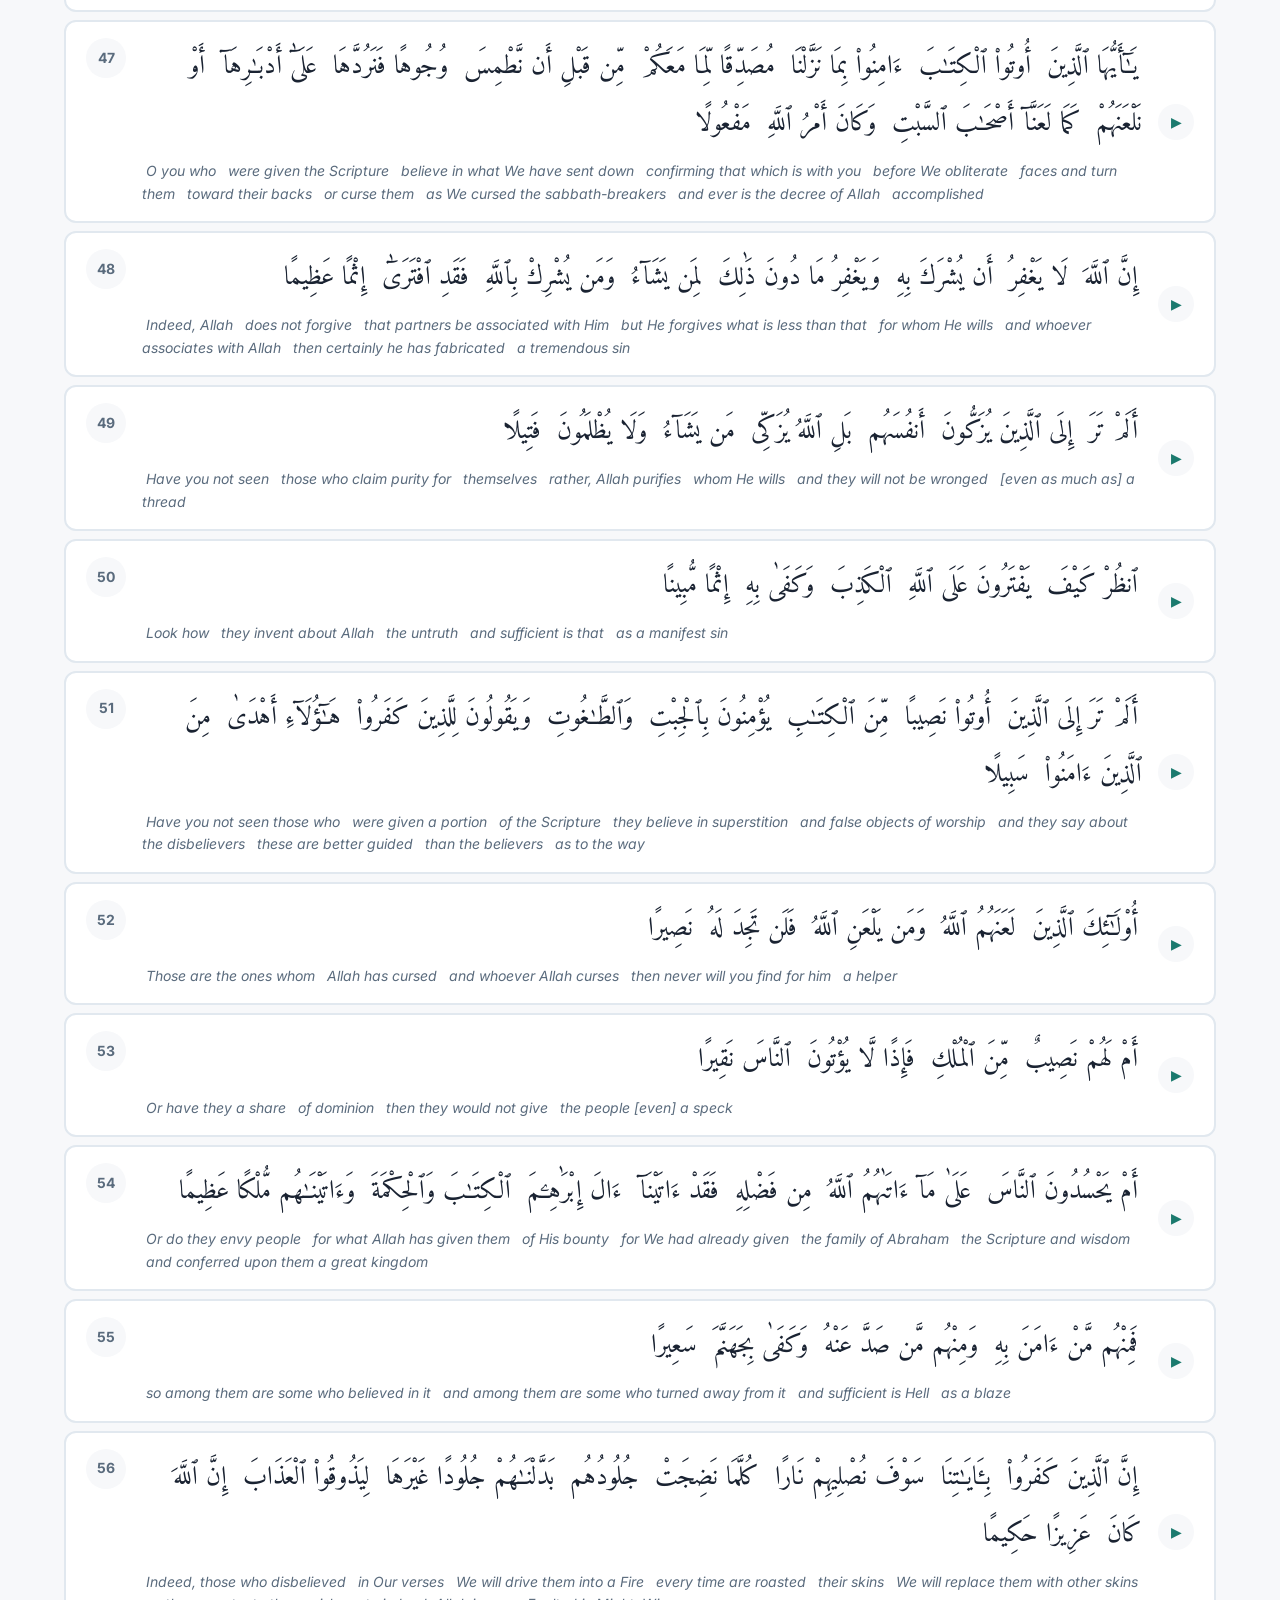
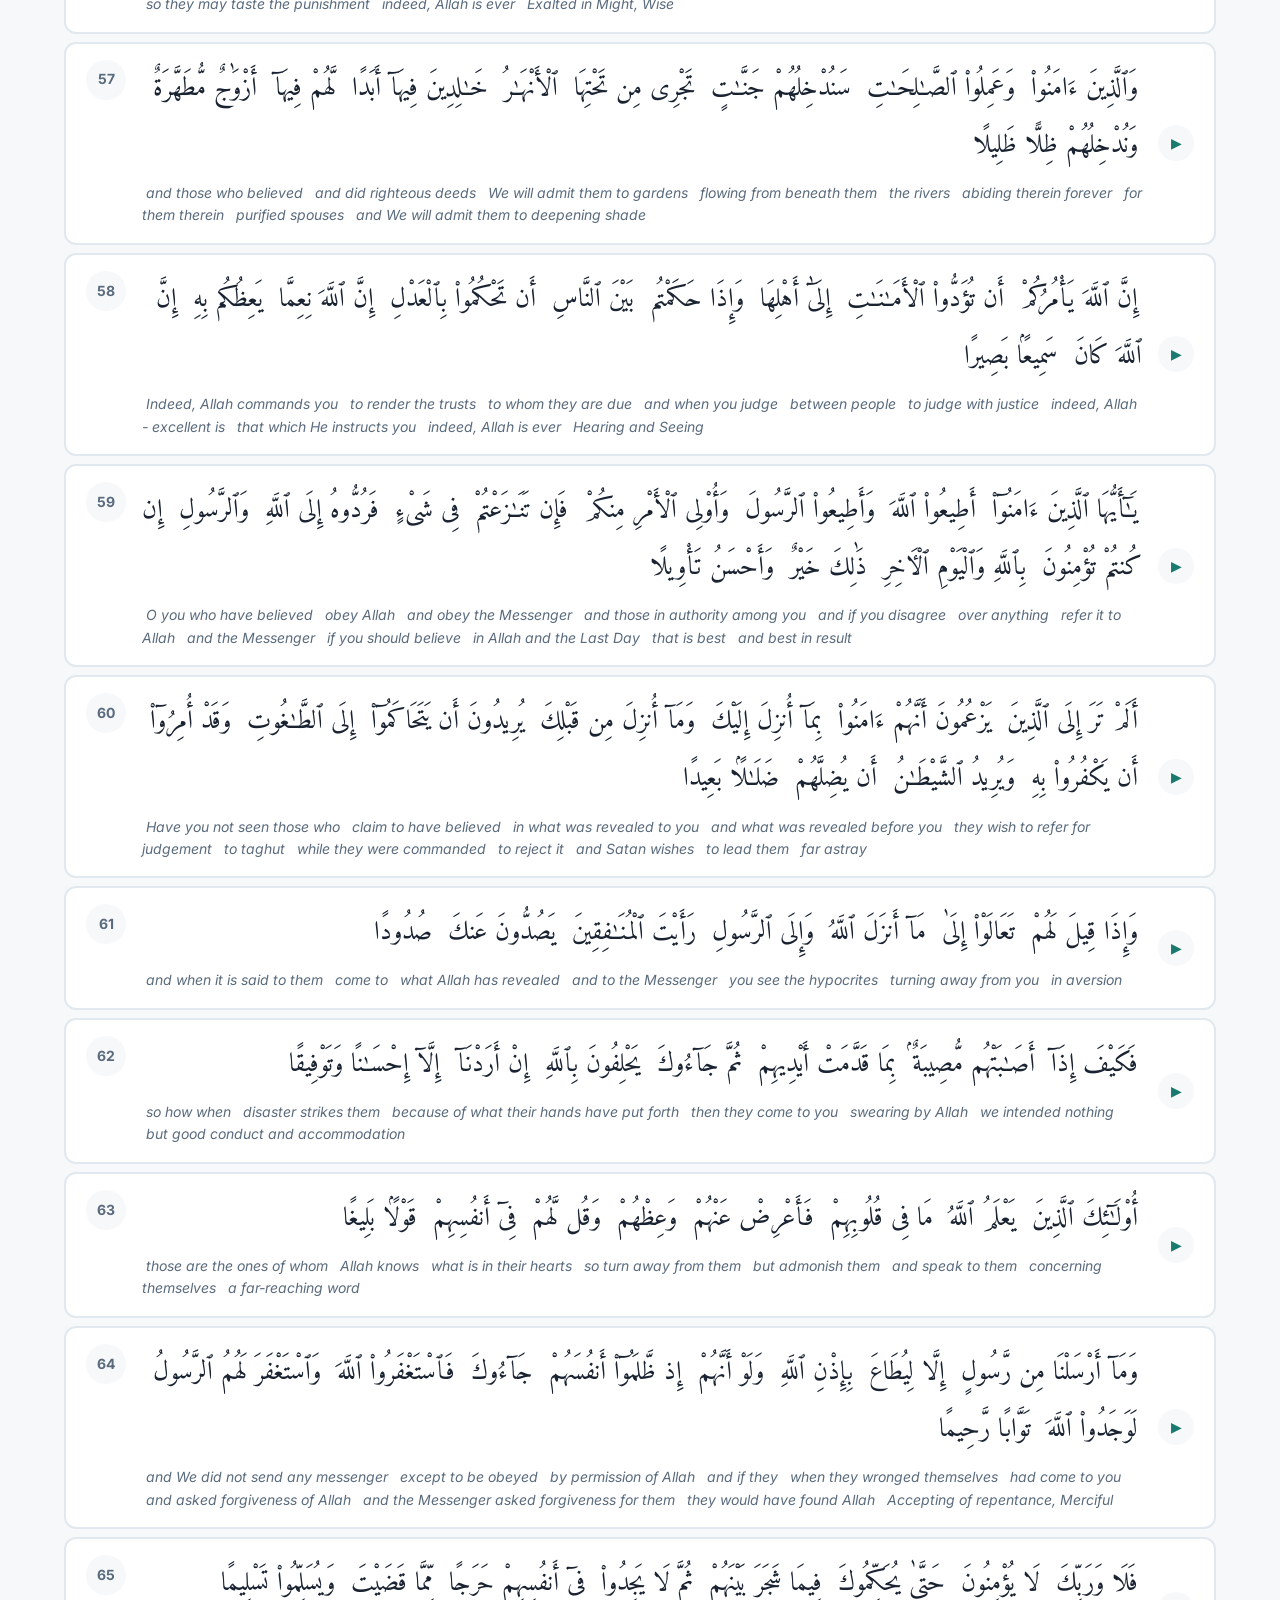
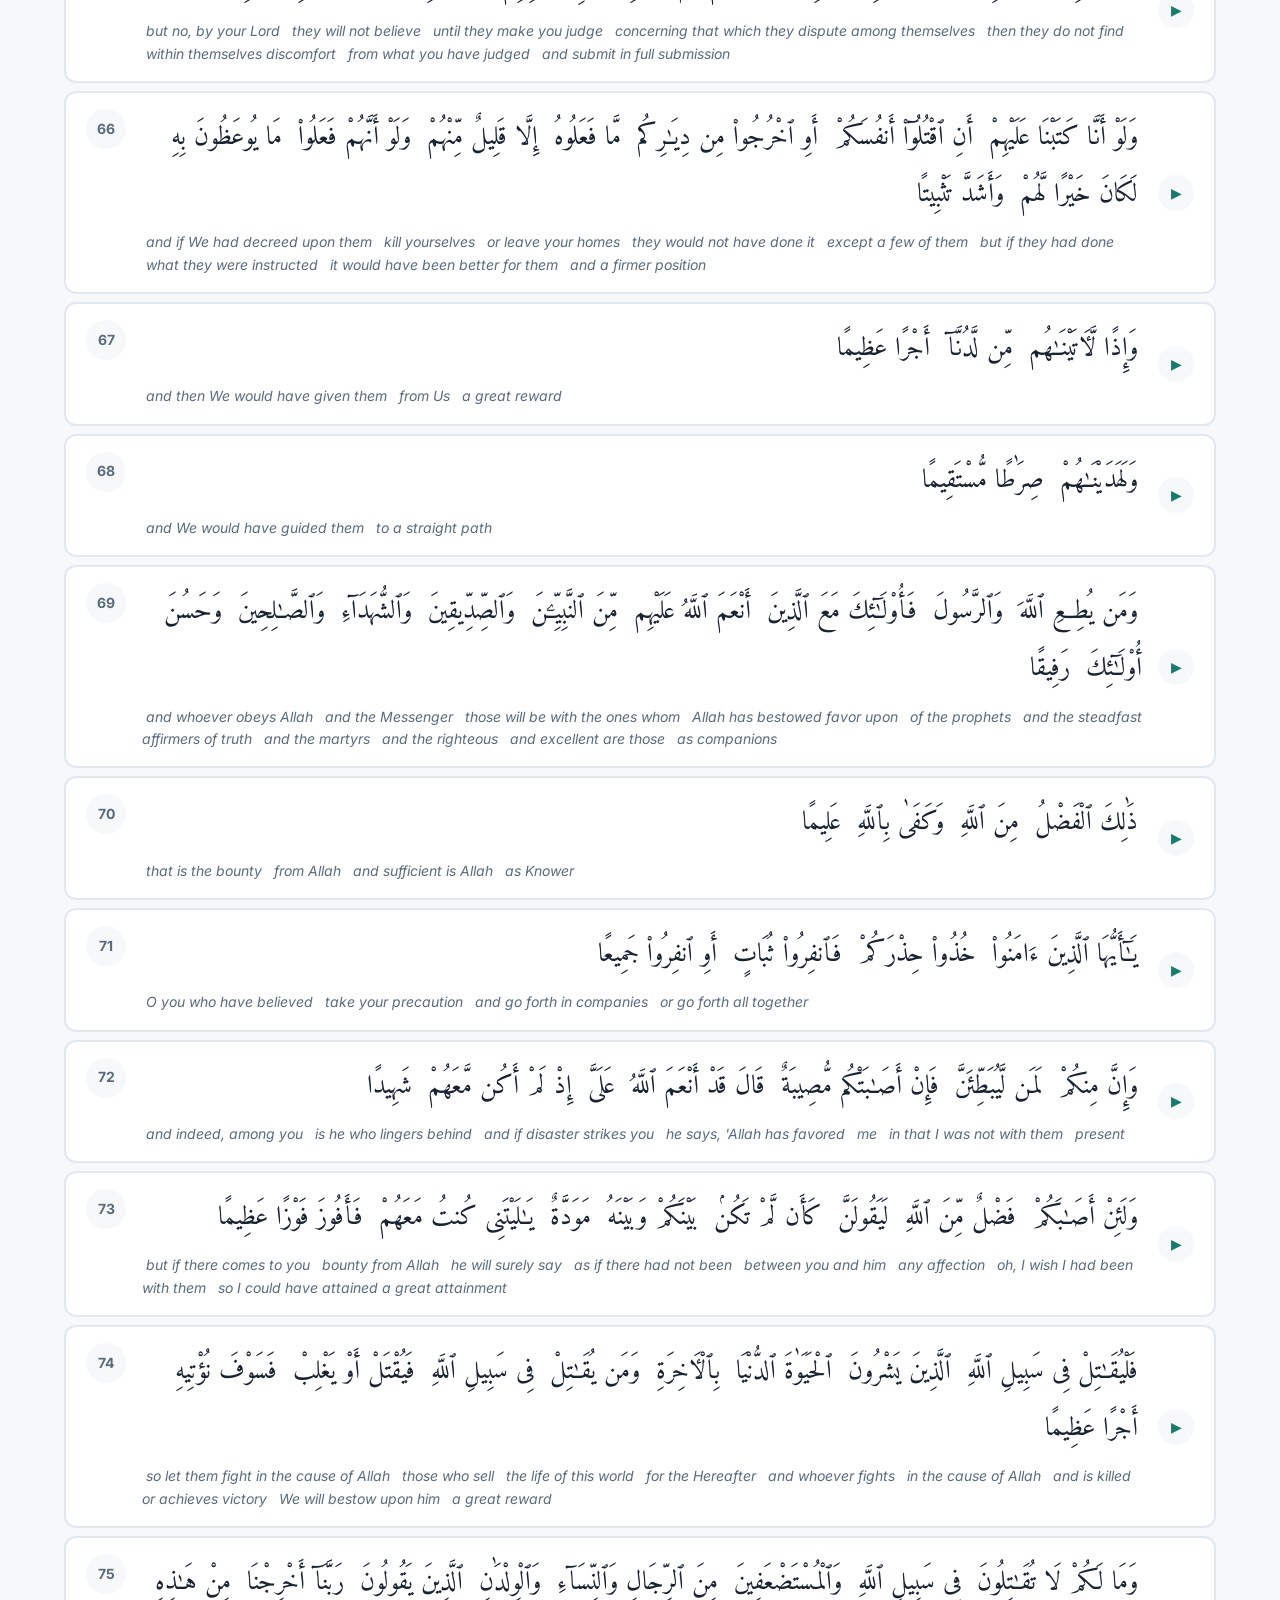
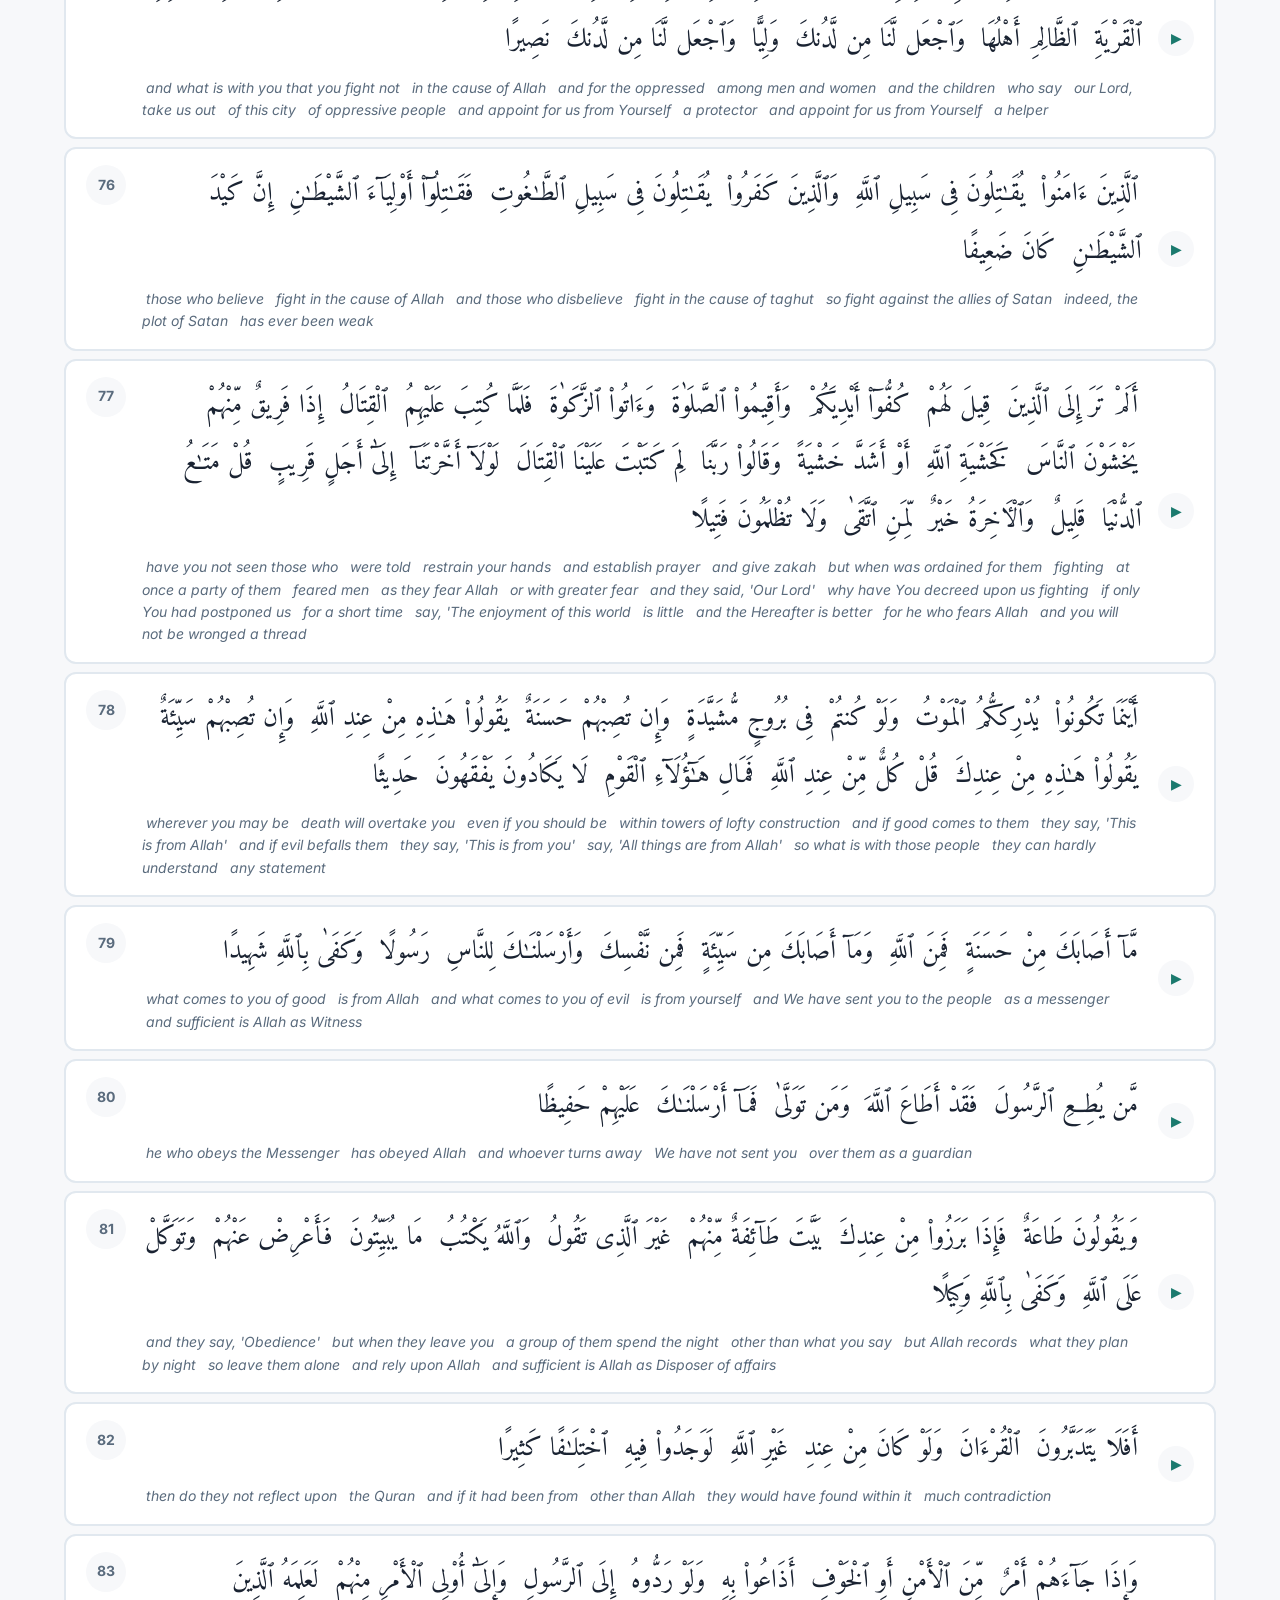
<file: An-Nisa/index.html>
<!DOCTYPE html>
<html lang="en" dir="ltr">
<head>
  <meta charset="UTF-8">
  <meta name="viewport" content="width=device-width, initial-scale=1.0">
  <title>Hifz Helper — Surah An-Nisa</title>
  <link rel="manifest" href="manifest.json">
  <meta name="theme-color" content="#1B7A6E">
  <meta name="apple-mobile-web-app-capable" content="yes">
  <meta name="apple-mobile-web-app-status-bar-style" content="default">
  <meta name="apple-mobile-web-app-title" content="Hifz Helper">
  <link rel="icon" href="icon.svg" type="image/svg+xml">
  <link rel="apple-touch-icon" href="icon.svg">
  <link rel="stylesheet" href="styles.css">
</head>
<body>

  <header class="app-header">
    <div class="header-content">
      <div class="app-title">
        <a href="../index.html" style="color:var(--text-secondary);text-decoration:none;font-size:13px;font-weight:600;display:flex;align-items:center;gap:4px;margin-right:8px" title="All Surahs"><svg viewBox="0 0 24 24" style="width:16px;height:16px;fill:currentColor"><path d="M15.41 7.41L14 6l-6 6 6 6 1.41-1.41L10.83 12z"/></svg></a>
        <h1>Hifz Helper</h1>
        <span class="surah-arabic">سُورَة النِّسَاء</span>
      </div>
      <div class="header-right">
        <div class="progress-badge" id="progressBadge">0 / 176 mastered</div>
        <button class="settings-toggle" id="settingsToggle" title="Preferences">
          <svg viewBox="0 0 24 24"><path d="M19.14 12.94c.04-.3.06-.61.06-.94 0-.32-.02-.64-.07-.94l2.03-1.58a.49.49 0 0 0 .12-.61l-1.92-3.32a.49.49 0 0 0-.59-.22l-2.39.96c-.5-.38-1.03-.7-1.62-.94l-.36-2.54a.48.48 0 0 0-.48-.41h-3.84a.48.48 0 0 0-.48.41l-.36 2.54c-.59.24-1.13.57-1.62.94l-2.39-.96a.49.49 0 0 0-.59.22L2.74 8.87a.48.48 0 0 0 .12.61l2.03 1.58c-.05.3-.07.62-.07.94s.02.64.07.94l-2.03 1.58a.49.49 0 0 0-.12.61l1.92 3.32c.12.22.37.29.59.22l2.39-.96c.5.38 1.03.7 1.62.94l.36 2.54c.05.24.26.41.48.41h3.84c.24 0 .44-.17.48-.41l.36-2.54c.59-.24 1.13-.56 1.62-.94l2.39.96c.22.08.47 0 .59-.22l1.92-3.32c.12-.22.07-.47-.12-.61l-2.01-1.58zM12 15.6A3.6 3.6 0 1 1 12 8.4a3.6 3.6 0 0 1 0 7.2z"/></svg>
        </button>
      </div>
    </div>
  </header>

  <nav class="mode-nav">
    <div class="nav-inner">
      <button class="nav-btn active" data-mode="listen">Listen &amp; Follow</button>
      <button class="nav-btn" data-mode="associate">Word Association</button>
      <button class="nav-btn" data-mode="order">Order the Ayahs</button>
      <button class="nav-btn" data-mode="blanks">Fill in the Blanks</button>
      <button class="nav-btn" data-mode="recall">Listen &amp; Recall</button>
    </div>
  </nav>

  <main class="main-content">

    <!-- LISTEN & FOLLOW -->
    <section id="mode-listen" class="mode-section active">
      <div class="section-header">
        <h2>Listen &amp; Follow</h2>
        <p>Play each ayah, follow the Arabic text, and learn the translation</p>
      </div>
      <div class="listen-controls">
        <button class="btn btn-primary play-all-btn" id="playAllBtn">&#9654; Play All</button>
        <button class="btn btn-outline btn-sm" id="stopBtn">&#9632; Stop</button>
        <div class="speed-control">
          <label>Speed:</label>
          <select id="playbackSpeed">
            <option value="0.5">0.5x</option>
            <option value="0.75">0.75x</option>
            <option value="1" selected>1x</option>
          </select>
        </div>
      </div>
      <div class="ayah-list" id="listenAyahList"></div>
    </section>

    <!-- WORD ASSOCIATION -->
    <section id="mode-associate" class="mode-section">
      <div class="section-header">
        <h2>Word Association</h2>
        <p>Click Arabic or English words to see their connection. Combine multiple ayahs to build associations.</p>
      </div>
      <div class="assoc-ayah-selector">
        <label>Starting Ayah:</label>
        <select id="assocAyahSelect"></select>
        <div class="assoc-count-controls">
          <button class="btn btn-sm btn-ghost" id="assocCountMinus" title="Fewer ayahs">&minus;</button>
          <span class="assoc-count-display" id="assocCountDisplay">1 ayah</span>
          <button class="btn btn-sm btn-ghost" id="assocCountPlus" title="More ayahs">+</button>
        </div>
        <button class="btn btn-sm btn-ghost" id="assocPrev">&larr; Prev</button>
        <button class="btn btn-sm btn-ghost" id="assocNext">Next &rarr;</button>
      </div>
      <div id="assocAyahBlocks"></div>
      <div class="assoc-combined-translation card" id="assocCombinedTranslation" style="margin-top: 20px">
        <h3>Combined Translation</h3>
        <div class="assoc-combined-text" id="assocCombinedText"></div>
      </div>
      <div class="card note-section" style="margin-top: 20px">
        <h3>Your Memory Note</h3>
        <textarea class="note-input" id="noteInput" placeholder="Write an association to help you remember these ayahs..."></textarea>
        <div class="note-save-status" id="noteSaveStatus">Saved</div>
      </div>
      <details class="video-resources-section" style="margin-top: 24px">
        <summary class="btn btn-outline">Video Resources</summary>
        <div class="video-resources-body">
          <div class="card quality-legend" style="margin-top: 16px">
            <h3>Quality Scoring Matrix</h3>
            <p class="legend-desc">Each video is rated across 5 criteria on a scale of 1&ndash;5. Higher total = stronger recommendation.</p>
            <div class="legend-items">
              <div class="legend-item"><span class="legend-dot" style="background: var(--primary)"></span> <strong>Authority</strong> &mdash; Scholar reputation &amp; credibility</div>
              <div class="legend-item"><span class="legend-dot" style="background: var(--accent)"></span> <strong>Relevance</strong> &mdash; How specifically it covers An-Nisa</div>
              <div class="legend-item"><span class="legend-dot" style="background: var(--gold)"></span> <strong>Depth</strong> &mdash; Educational value &amp; insight quality</div>
              <div class="legend-item"><span class="legend-dot" style="background: var(--success)"></span> <strong>Engagement</strong> &mdash; Views, likes &amp; community response</div>
              <div class="legend-item"><span class="legend-dot" style="background: #8B5CF6"></span> <strong>Clarity</strong> &mdash; Accessibility for English-speaking learners</div>
            </div>
          </div>
          <div class="video-grid" id="videoGrid"></div>
        </div>
      </details>
    </section>

    <!-- ORDER THE AYAHS -->
    <section id="mode-order" class="mode-section">
      <div class="section-header">
        <h2>Order the Ayahs</h2>
        <p>Drag the ayahs into the correct order</p>
      </div>
      <div class="game-controls">
        <div class="order-range-selector">
          <label>Range:</label>
          <select id="orderRangeSelect"></select>
        </div>
        <div class="order-group-selector">
          <label>Group size:</label>
          <div class="order-group-btns">
            <button class="toggle-btn active" data-groupsize="3">3</button>
            <button class="toggle-btn" data-groupsize="5">5</button>
            <button class="toggle-btn" data-groupsize="10">10</button>
          </div>
        </div>
        <div class="btn-group">
          <button class="btn btn-sm btn-primary" id="orderShuffleBtn">Shuffle</button>
          <button class="btn btn-sm btn-accent" id="orderCheckBtn">Check Order</button>
        </div>
      </div>
      <div class="order-progress-bar" id="orderGroupProgress" style="display:none">
        <span id="orderGroupLabel">Group 1 of 4</span>
        <div class="order-progress-track">
          <div class="order-progress-fill" id="orderProgressFill" style="width:0%"></div>
        </div>
        <button class="btn btn-sm btn-ghost" id="orderNextGroupBtn" style="display:none">Next Group &rarr;</button>
      </div>
      <div class="game-stats" id="orderStats" style="display:none; margin-bottom: 16px">
        <div class="stat">
          <div class="stat-value" id="orderCorrectCount">0</div>
          <div class="stat-label">Correct</div>
        </div>
        <div class="stat">
          <div class="stat-value" id="orderTotalCount">0</div>
          <div class="stat-label">Total</div>
        </div>
      </div>
      <div class="sortable-list" id="sortableList"></div>
    </section>

    <!-- FILL IN THE BLANKS -->
    <section id="mode-blanks" class="mode-section">
      <div class="section-header">
        <h2>Fill in the Blanks</h2>
        <p>Complete the ayah by selecting the missing words</p>
      </div>
      <div class="difficulty-selector">
        <button class="toggle-btn active" data-diff="easy">Easy (1 blank)</button>
        <button class="toggle-btn" data-diff="medium">Medium (2-3)</button>
        <button class="toggle-btn" data-diff="hard">Hard (all words)</button>
      </div>
      <div class="card blanks-card" id="blanksCard">
        <div class="blanks-arabic" id="blanksArabicText"></div>
        <div class="blanks-translation-hint" id="blanksHint"></div>
        <div class="blanks-word-bank" id="blanksWordBank"></div>
        <div class="identify-feedback" id="blanksFeedback"></div>
        <div style="margin-top: 16px">
          <button class="btn btn-accent btn-sm" id="blanksNextBtn">Next Ayah</button>
          <button class="btn btn-outline btn-sm" id="blanksResetBtn" style="margin-left: 8px">Reset</button>
        </div>
        <div class="identify-progress" id="blanksProgress"></div>
      </div>
    </section>

    <!-- LISTEN & RECALL -->
    <section id="mode-recall" class="mode-section">
      <div class="section-header">
        <h2>Listen &amp; Recall</h2>
        <p>The reciter pauses mid-ayah — can you recall the missing portion?</p>
      </div>
      <div class="recall-mode-selector">
        <button class="toggle-btn active" data-recall="beginning">Test Beginnings</button>
        <button class="toggle-btn" data-recall="ending">Test Endings</button>
        <button class="toggle-btn" data-recall="middle">Test Middles</button>
        <button class="toggle-btn" data-recall="mix">Mix It Up</button>
      </div>
      <div class="recall-options">
        <div class="recall-range">
          <label>Range:</label>
          <select id="recallRangeSelect"></select>
        </div>
        <div class="speed-control">
          <label>Speed:</label>
          <select id="recallSpeed">
            <option value="0.5">0.5x</option>
            <option value="0.75">0.75x</option>
            <option value="1" selected>1x</option>
          </select>
        </div>
        <button class="btn btn-sm btn-outline" id="recallRestartBtn">Restart</button>
      </div>
      <div class="card recall-card" id="recallCard">
        <div class="recall-header">
          <span class="recall-ayah-badge" id="recallAyahNum">1</span>
          <span class="recall-mode-label" id="recallModeLabel">Recall the beginning</span>
        </div>
        <div class="recall-arabic arabic" id="recallArabic"></div>
        <div class="recall-hint" id="recallHint"></div>
        <div class="recall-status" id="recallStatus"></div>
        <div class="recall-actions">
          <button class="btn btn-primary" id="recallPlayBtn">&#9654; Play</button>
          <button class="btn btn-accent" id="recallRevealBtn" style="display:none">Reveal &amp; Verify</button>
        </div>
        <div class="recall-assessment" id="recallAssessment" style="display:none">
          <div class="recall-assessment-btns">
            <button class="btn recall-got-it" id="recallGotItBtn">Got It</button>
            <button class="btn recall-missed" id="recallMissedBtn">Missed It</button>
          </div>
        </div>
        <div class="identify-progress" id="recallProgress"></div>
      </div>
    </section>

  </main>

  <!-- RESULTS OVERLAY -->
  <div class="results-overlay" id="resultsOverlay">
    <div class="results-card">
      <h2 id="resultsTitle">Great Job!</h2>
      <div class="results-score" id="resultsScore">0%</div>
      <p id="resultsMessage"></p>
      <button class="btn btn-primary" id="resultsCloseBtn">Continue</button>
    </div>
  </div>

  <!-- SETTINGS DRAWER -->
  <div class="settings-overlay" id="settingsOverlay"></div>
  <aside class="settings-drawer" id="settingsDrawer">
    <div class="drawer-header">
      <h2>Preferences</h2>
      <button class="drawer-close" id="drawerClose">&times;</button>
    </div>
    <div class="drawer-body">

      <div class="setting-group">
        <h3>Arabic Font Style</h3>
        <div class="setting-options" id="fontOptions">
          <label class="setting-option active" data-font="amiri">
            <input type="radio" name="arabic-font" value="amiri" checked>
            <div class="option-radio"></div>
            <div class="option-label">
              <div class="option-name">Amiri</div>
              <div class="option-preview">Classic printed Naskh</div>
              <div class="option-preview-arabic" style="font-family:'Amiri',serif">بِسْمِ اللَّهِ الرَّحْمَنِ الرَّحِيمِ</div>
            </div>
          </label>
          <label class="setting-option" data-font="scheherazade">
            <input type="radio" name="arabic-font" value="scheherazade">
            <div class="option-radio"></div>
            <div class="option-label">
              <div class="option-name">Scheherazade New</div>
              <div class="option-preview">Traditional Naskh</div>
              <div class="option-preview-arabic" style="font-family:'Scheherazade New',serif">بِسْمِ اللَّهِ الرَّحْمَنِ الرَّحِيمِ</div>
            </div>
          </label>
          <label class="setting-option" data-font="noto-naskh">
            <input type="radio" name="arabic-font" value="noto-naskh">
            <div class="option-radio"></div>
            <div class="option-label">
              <div class="option-name">Noto Naskh Arabic</div>
              <div class="option-preview">Clean &amp; modern Naskh</div>
              <div class="option-preview-arabic" style="font-family:'Noto Naskh Arabic',serif">بِسْمِ اللَّهِ الرَّحْمَنِ الرَّحِيمِ</div>
            </div>
          </label>
          <label class="setting-option" data-font="lateef">
            <input type="radio" name="arabic-font" value="lateef">
            <div class="option-radio"></div>
            <div class="option-label">
              <div class="option-name">Lateef</div>
              <div class="option-preview">Nastaliq style</div>
              <div class="option-preview-arabic" style="font-family:'Lateef',serif">بِسْمِ اللَّهِ الرَّحْمَنِ الرَّحِيمِ</div>
            </div>
          </label>
          <label class="setting-option" data-font="noto-kufi">
            <input type="radio" name="arabic-font" value="noto-kufi">
            <div class="option-radio"></div>
            <div class="option-label">
              <div class="option-name">Noto Kufi Arabic</div>
              <div class="option-preview">Kufi geometric style</div>
              <div class="option-preview-arabic" style="font-family:'Noto Kufi Arabic',sans-serif">بِسْمِ اللَّهِ الرَّحْمَنِ الرَّحِيمِ</div>
            </div>
          </label>
        </div>
      </div>

      <div class="setting-group">
        <h3>Reciter</h3>
        <div class="setting-options" id="reciterOptions">
          <label class="setting-option active" data-reciter="Alafasy_128kbps">
            <input type="radio" name="reciter" value="Alafasy_128kbps" checked>
            <div class="option-radio"></div>
            <div class="option-label">
              <div class="option-name">Mishary Rashid Alafasy</div>
              <div class="option-preview">Popular melodic recitation</div>
            </div>
          </label>
          <label class="setting-option" data-reciter="Sudais_128kbps">
            <input type="radio" name="reciter" value="Sudais_128kbps">
            <div class="option-radio"></div>
            <div class="option-label">
              <div class="option-name">Abdul Rahman Al-Sudais</div>
              <div class="option-preview">Imam of Masjid al-Haram</div>
            </div>
          </label>
          <label class="setting-option" data-reciter="Abdul_Basit_Murattal_192kbps">
            <input type="radio" name="reciter" value="Abdul_Basit_Murattal_192kbps">
            <div class="option-radio"></div>
            <div class="option-label">
              <div class="option-name">Abdul Basit Abdul Samad</div>
              <div class="option-preview">Legendary Egyptian reciter (Murattal)</div>
            </div>
          </label>
          <label class="setting-option" data-reciter="Husary_128kbps">
            <input type="radio" name="reciter" value="Husary_128kbps">
            <div class="option-radio"></div>
            <div class="option-label">
              <div class="option-name">Mahmoud Khalil Al-Husary</div>
              <div class="option-preview">Precise tajweed, ideal for learning</div>
            </div>
          </label>
          <label class="setting-option" data-reciter="Maher_AlMuaiqly_128kbps">
            <input type="radio" name="reciter" value="Maher_AlMuaiqly_128kbps">
            <div class="option-radio"></div>
            <div class="option-label">
              <div class="option-name">Maher Al-Muaiqly</div>
              <div class="option-preview">Imam of Masjid al-Haram</div>
            </div>
          </label>
        </div>
      </div>

    </div>
  </aside>

  <script src="data.js"></script>
  <script src="app.js"></script>
</body>
</html>
</file>
<file: Al-Insan/styles.css>
@import url('https://fonts.googleapis.com/css2?family=Amiri:wght@400;700&family=Inter:wght@400;500;600;700&family=Scheherazade+New:wght@400;700&family=Noto+Naskh+Arabic:wght@400;700&family=Lateef:wght@400;700&family=Noto+Kufi+Arabic:wght@400;700&display=swap');

* { margin: 0; padding: 0; box-sizing: border-box; }

:root {
  --primary: #1B7A6E;
  --primary-light: #E6F5F2;
  --primary-dark: #145C53;
  --accent: #E8734A;
  --accent-light: #FDF0EB;
  --accent-dark: #C55A34;
  --bg: #F7F8FA;
  --surface: #FFFFFF;
  --text: #1A2332;
  --text-secondary: #5A6B7D;
  --text-light: #8896A6;
  --border: #E1E8EF;
  --success: #2ECC71;
  --success-light: #EAFAF1;
  --error: #E74C3C;
  --error-light: #FDEDEC;
  --gold: #D4A843;
  --gold-light: #FBF5E6;
  --radius: 12px;
  --radius-sm: 8px;
  --shadow: 0 2px 8px rgba(0,0,0,0.06);
  --shadow-lg: 0 4px 20px rgba(0,0,0,0.1);
  --arabic-font: 'Scheherazade New', serif;
}

body {
  font-family: 'Inter', system-ui, sans-serif;
  background: var(--bg);
  color: var(--text);
  min-height: 100vh;
  line-height: 1.6;
}

.arabic {
  font-family: var(--arabic-font);
  direction: rtl;
  line-height: 2.2;
}

.arabic-font-amiri { --arabic-font: 'Amiri', serif; }
.arabic-font-scheherazade { --arabic-font: 'Scheherazade New', serif; }
.arabic-font-noto-naskh { --arabic-font: 'Noto Naskh Arabic', serif; }
.arabic-font-lateef { --arabic-font: 'Lateef', serif; }
.arabic-font-noto-kufi { --arabic-font: 'Noto Kufi Arabic', sans-serif; }

/* HEADER */
.app-header {
  background: var(--surface);
  border-bottom: 1px solid var(--border);
  padding: 16px 24px;
  position: sticky;
  top: 0;
  z-index: 100;
}

.header-content {
  max-width: 1200px;
  margin: 0 auto;
  display: flex;
  align-items: center;
  justify-content: space-between;
  gap: 16px;
}

.app-title {
  display: flex;
  align-items: baseline;
  gap: 12px;
}

.app-title h1 {
  font-size: 20px;
  font-weight: 700;
  color: var(--primary);
}

.app-title .surah-arabic {
  font-family: var(--arabic-font);
  font-size: 24px;
  color: var(--primary-dark);
}

.header-right {
  display: flex;
  align-items: center;
  gap: 12px;
}

.progress-badge {
  background: var(--primary-light);
  color: var(--primary);
  padding: 6px 14px;
  border-radius: 20px;
  font-size: 13px;
  font-weight: 600;
}

.settings-toggle {
  width: 38px;
  height: 38px;
  border: 1px solid var(--border);
  background: var(--surface);
  border-radius: var(--radius-sm);
  cursor: pointer;
  display: flex;
  align-items: center;
  justify-content: center;
  transition: all 0.2s;
  color: var(--text-secondary);
}

.settings-toggle:hover {
  background: var(--bg);
  color: var(--text);
  border-color: var(--primary);
}

.settings-toggle svg {
  width: 20px;
  height: 20px;
  fill: currentColor;
  transition: transform 0.4s;
}

.settings-toggle:hover svg {
  transform: rotate(60deg);
}

/* SETTINGS DRAWER */
.settings-overlay {
  position: fixed;
  inset: 0;
  background: rgba(0,0,0,0.3);
  z-index: 500;
  opacity: 0;
  pointer-events: none;
  transition: opacity 0.3s;
}

.settings-overlay.open {
  opacity: 1;
  pointer-events: auto;
}

.settings-drawer {
  position: fixed;
  top: 0;
  right: 0;
  bottom: 0;
  width: 340px;
  max-width: 90vw;
  background: var(--surface);
  box-shadow: -4px 0 24px rgba(0,0,0,0.12);
  z-index: 501;
  transform: translateX(100%);
  transition: transform 0.35s cubic-bezier(0.4, 0, 0.2, 1);
  display: flex;
  flex-direction: column;
}

.settings-drawer.open {
  transform: translateX(0);
}

.drawer-header {
  display: flex;
  align-items: center;
  justify-content: space-between;
  padding: 20px 24px;
  border-bottom: 1px solid var(--border);
}

.drawer-header h2 {
  font-size: 18px;
  font-weight: 700;
}

.drawer-close {
  width: 32px;
  height: 32px;
  border: none;
  background: var(--bg);
  border-radius: var(--radius-sm);
  cursor: pointer;
  display: flex;
  align-items: center;
  justify-content: center;
  font-size: 18px;
  color: var(--text-secondary);
  transition: all 0.2s;
}

.drawer-close:hover {
  background: var(--error-light);
  color: var(--error);
}

.drawer-body {
  flex: 1;
  overflow-y: auto;
  padding: 24px;
  display: flex;
  flex-direction: column;
  gap: 28px;
}

.setting-group h3 {
  font-size: 12px;
  font-weight: 700;
  text-transform: uppercase;
  letter-spacing: 0.8px;
  color: var(--text-secondary);
  margin-bottom: 12px;
}

.setting-options {
  display: flex;
  flex-direction: column;
  gap: 6px;
}

.setting-option {
  display: flex;
  align-items: center;
  gap: 12px;
  padding: 10px 14px;
  border: 2px solid var(--border);
  border-radius: var(--radius-sm);
  cursor: pointer;
  transition: all 0.2s;
  background: var(--surface);
}

.setting-option:hover {
  border-color: var(--primary-light);
  background: var(--bg);
}

.setting-option.active {
  border-color: var(--primary);
  background: var(--primary-light);
}

.setting-option input[type="radio"] {
  display: none;
}

.option-radio {
  width: 18px;
  height: 18px;
  border: 2px solid var(--border);
  border-radius: 50%;
  flex-shrink: 0;
  display: flex;
  align-items: center;
  justify-content: center;
  transition: all 0.2s;
}

.setting-option.active .option-radio {
  border-color: var(--primary);
}

.option-radio::after {
  content: '';
  width: 8px;
  height: 8px;
  border-radius: 50%;
  background: var(--primary);
  transform: scale(0);
  transition: transform 0.2s;
}

.setting-option.active .option-radio::after {
  transform: scale(1);
}

.option-label {
  flex: 1;
  min-width: 0;
}

.option-label .option-name {
  font-size: 14px;
  font-weight: 600;
  color: var(--text);
}

.option-label .option-preview {
  font-size: 13px;
  color: var(--text-secondary);
  margin-top: 2px;
}

.option-label .option-preview-arabic {
  font-size: 20px;
  margin-top: 4px;
  direction: rtl;
  text-align: right;
  color: var(--text);
}

/* NAV */
.mode-nav {
  background: var(--surface);
  border-bottom: 1px solid var(--border);
  overflow-x: auto;
  -webkit-overflow-scrolling: touch;
}

.mode-nav::-webkit-scrollbar { display: none; }

.nav-inner {
  max-width: 1200px;
  margin: 0 auto;
  display: flex;
  gap: 4px;
  padding: 8px 24px;
}

.nav-btn {
  flex-shrink: 0;
  padding: 10px 20px;
  border: none;
  background: transparent;
  color: var(--text-secondary);
  font-size: 14px;
  font-weight: 500;
  cursor: pointer;
  border-radius: var(--radius-sm);
  transition: all 0.2s;
  font-family: inherit;
  white-space: nowrap;
}

.nav-btn:hover {
  background: var(--bg);
  color: var(--text);
}

.nav-btn.active {
  background: var(--primary);
  color: white;
}

/* MAIN */
.main-content {
  max-width: 1200px;
  margin: 0 auto;
  padding: 24px;
}

.mode-section { display: none; }
.mode-section.active { display: block; }

.section-header {
  margin-bottom: 24px;
}

.section-header h2 {
  font-size: 22px;
  font-weight: 700;
  color: var(--text);
  margin-bottom: 4px;
}

.section-header p {
  color: var(--text-secondary);
  font-size: 14px;
}

/* CARDS */
.card {
  background: var(--surface);
  border: 1px solid var(--border);
  border-radius: var(--radius);
  padding: 24px;
  box-shadow: var(--shadow);
}

/* BUTTONS */
.btn {
  padding: 10px 24px;
  border: none;
  border-radius: var(--radius-sm);
  font-size: 14px;
  font-weight: 600;
  cursor: pointer;
  transition: all 0.2s;
  font-family: inherit;
  display: inline-flex;
  align-items: center;
  gap: 8px;
}

.btn-primary {
  background: var(--primary);
  color: white;
}
.btn-primary:hover { background: var(--primary-dark); }

.btn-accent {
  background: var(--accent);
  color: white;
}
.btn-accent:hover { background: var(--accent-dark); }

.btn-outline {
  background: transparent;
  color: var(--primary);
  border: 2px solid var(--primary);
}
.btn-outline:hover {
  background: var(--primary-light);
}

.btn-ghost {
  background: transparent;
  color: var(--text-secondary);
}
.btn-ghost:hover { background: var(--bg); color: var(--text); }

.btn-sm { padding: 6px 14px; font-size: 13px; }

.btn-group {
  display: flex;
  gap: 8px;
  flex-wrap: wrap;
}

/* ================== */
/* LISTEN & FOLLOW    */
/* ================== */
.listen-controls {
  display: flex;
  align-items: center;
  gap: 12px;
  margin-bottom: 24px;
  flex-wrap: wrap;
}

.play-all-btn {
  padding: 12px 28px;
  font-size: 15px;
}

.speed-control {
  display: flex;
  align-items: center;
  gap: 8px;
  color: var(--text-secondary);
  font-size: 13px;
}

.speed-control select {
  padding: 6px 10px;
  border: 1px solid var(--border);
  border-radius: var(--radius-sm);
  font-family: inherit;
  font-size: 13px;
  background: var(--surface);
}

.ayah-list {
  display: flex;
  flex-direction: column;
  gap: 8px;
}

.ayah-card {
  display: flex;
  align-items: stretch;
  gap: 16px;
  padding: 16px 20px;
  border: 2px solid var(--border);
  border-radius: var(--radius);
  transition: all 0.3s;
  background: var(--surface);
}

.ayah-card.playing {
  border-color: var(--primary);
  background: var(--primary-light);
}

.ayah-card.playing .ayah-number {
  background: var(--primary);
  color: white;
}

.ayah-number {
  display: flex;
  align-items: center;
  justify-content: center;
  min-width: 40px;
  height: 40px;
  background: var(--bg);
  border-radius: 50%;
  font-weight: 700;
  font-size: 14px;
  color: var(--text-secondary);
  flex-shrink: 0;
  align-self: flex-start;
}

.ayah-content {
  flex: 1;
  min-width: 0;
}

.ayah-arabic {
  font-size: 26px;
  margin-bottom: 8px;
  color: var(--text);
  word-wrap: break-word;
}

.ayah-arabic .word {
  cursor: pointer;
  padding: 2px 4px;
  border-radius: 4px;
  transition: all 0.2s;
  display: inline;
}

.ayah-arabic .word:hover {
  background: var(--gold-light);
}

.ayah-arabic .word.highlighted {
  background: var(--gold);
  color: white;
  border-radius: 4px;
}

.ayah-translation {
  font-size: 14px;
  color: var(--text-secondary);
  font-style: italic;
}

.ayah-translation .word-en {
  cursor: pointer;
  padding: 2px 4px;
  border-radius: 4px;
  transition: all 0.2s;
}

.ayah-translation .word-en:hover {
  background: var(--accent-light);
}

.ayah-translation .word-en.highlighted {
  background: var(--accent);
  color: white;
  border-radius: 4px;
  font-style: normal;
}

.ayah-play-btn {
  align-self: center;
  width: 36px;
  height: 36px;
  border: none;
  background: var(--bg);
  border-radius: 50%;
  cursor: pointer;
  display: flex;
  align-items: center;
  justify-content: center;
  transition: all 0.2s;
  flex-shrink: 0;
  color: var(--primary);
  font-size: 14px;
}

.ayah-play-btn:hover {
  background: var(--primary);
  color: white;
}

/* ================== */
/* WORD ASSOCIATION    */
/* ================== */
.assoc-ayah-selector {
  display: flex;
  align-items: center;
  gap: 12px;
  margin-bottom: 20px;
  flex-wrap: wrap;
}

.assoc-ayah-selector select {
  padding: 8px 14px;
  border: 1px solid var(--border);
  border-radius: var(--radius-sm);
  font-family: inherit;
  font-size: 14px;
  background: var(--surface);
  min-width: 200px;
}

.assoc-container {
  display: grid;
  grid-template-columns: 1fr 1fr;
  gap: 24px;
}

.assoc-panel {
  padding: 24px;
}

.assoc-panel h3 {
  font-size: 14px;
  font-weight: 600;
  text-transform: uppercase;
  letter-spacing: 0.5px;
  color: var(--text-secondary);
  margin-bottom: 16px;
}

.assoc-arabic-text {
  font-size: 32px;
  text-align: right;
  margin-bottom: 16px;
}

.assoc-arabic-text .word {
  cursor: pointer;
  padding: 4px 8px;
  border-radius: 6px;
  transition: all 0.2s;
  display: inline;
}

.assoc-arabic-text .word:hover {
  background: var(--primary-light);
}

.assoc-arabic-text .word.active {
  background: var(--primary);
  color: white;
}

.assoc-english-text {
  font-size: 18px;
  line-height: 2;
}

.assoc-english-text .word {
  cursor: pointer;
  padding: 4px 8px;
  border-radius: 6px;
  transition: all 0.2s;
}

.assoc-english-text .word:hover {
  background: var(--accent-light);
}

.assoc-english-text .word.active {
  background: var(--accent);
  color: white;
}

/* Multi-ayah controls */
.assoc-count-controls {
  display: flex;
  align-items: center;
  gap: 4px;
  background: var(--bg);
  border: 1px solid var(--border);
  border-radius: var(--radius-sm);
  padding: 2px 6px;
}

.assoc-count-display {
  font-size: 13px;
  font-weight: 600;
  color: var(--primary);
  min-width: 60px;
  text-align: center;
}

.assoc-ayah-block {
  margin-bottom: 20px;
  position: relative;
}

.assoc-ayah-num {
  display: inline-flex;
  align-items: center;
  justify-content: center;
  width: 32px;
  height: 32px;
  border-radius: 50%;
  background: var(--primary);
  color: white;
  font-size: 14px;
  font-weight: 700;
  margin-bottom: 10px;
}

.assoc-combined-translation h3 {
  font-size: 14px;
  font-weight: 600;
  text-transform: uppercase;
  letter-spacing: 0.5px;
  color: var(--text-secondary);
  margin-bottom: 10px;
}

.assoc-combined-text {
  font-size: 16px;
  color: var(--text);
  line-height: 1.8;
  font-style: italic;
}

/* Video resources collapsible */
.video-resources-section {
  cursor: pointer;
}

.video-resources-section summary {
  list-style: none;
  display: inline-flex;
}

.video-resources-section summary::-webkit-details-marker { display: none; }

.video-resources-section[open] summary {
  margin-bottom: 8px;
}

.note-section {
  margin-top: 20px;
}

.note-section h3 {
  font-size: 14px;
  font-weight: 600;
  color: var(--text-secondary);
  margin-bottom: 8px;
}

.note-input {
  width: 100%;
  min-height: 80px;
  padding: 12px 16px;
  border: 1px solid var(--border);
  border-radius: var(--radius-sm);
  font-family: inherit;
  font-size: 14px;
  resize: vertical;
  transition: border-color 0.2s;
}

.note-input:focus {
  outline: none;
  border-color: var(--primary);
}

.note-save-status {
  font-size: 12px;
  color: var(--success);
  margin-top: 6px;
  opacity: 0;
  transition: opacity 0.3s;
}

.note-save-status.visible { opacity: 1; }

/* ================== */
/* ORDER THE AYAHS    */
/* ================== */
.game-controls {
  display: flex;
  align-items: center;
  justify-content: space-between;
  margin-bottom: 20px;
  flex-wrap: wrap;
  gap: 12px;
}

.game-stats {
  display: flex;
  gap: 16px;
}

.stat {
  text-align: center;
}

.stat-value {
  font-size: 24px;
  font-weight: 700;
  color: var(--primary);
}

.stat-label {
  font-size: 12px;
  color: var(--text-secondary);
  text-transform: uppercase;
  letter-spacing: 0.5px;
}

.order-range-selector {
  display: flex;
  align-items: center;
  gap: 8px;
  margin-bottom: 16px;
  flex-wrap: wrap;
}

.order-range-selector label {
  font-size: 14px;
  color: var(--text-secondary);
  font-weight: 500;
}

.order-range-selector select {
  padding: 6px 12px;
  border: 1px solid var(--border);
  border-radius: var(--radius-sm);
  font-family: inherit;
  font-size: 14px;
  background: var(--surface);
}

/* Order group size selector */
.order-group-selector {
  display: flex;
  align-items: center;
  gap: 8px;
}

.order-group-selector label {
  font-size: 14px;
  color: var(--text-secondary);
  font-weight: 500;
}

.order-group-btns {
  display: flex;
  gap: 4px;
}

.order-group-btns .toggle-btn {
  min-width: 40px;
  text-align: center;
}

.order-progress-bar {
  display: flex;
  align-items: center;
  gap: 12px;
  margin-bottom: 16px;
  padding: 10px 16px;
  background: var(--surface);
  border: 1px solid var(--border);
  border-radius: var(--radius-sm);
}

.order-progress-bar span {
  font-size: 13px;
  font-weight: 600;
  color: var(--text-secondary);
  white-space: nowrap;
}

.order-progress-track {
  flex: 1;
  height: 8px;
  background: var(--bg);
  border-radius: 4px;
  overflow: hidden;
}

.order-progress-fill {
  height: 100%;
  background: var(--primary);
  border-radius: 4px;
  transition: width 0.3s;
}

.sortable-list {
  display: flex;
  flex-direction: column;
  gap: 6px;
  min-height: 200px;
}

.sortable-item {
  display: flex;
  align-items: center;
  gap: 12px;
  padding: 14px 18px;
  background: var(--surface);
  border: 2px solid var(--border);
  border-radius: var(--radius-sm);
  cursor: grab;
  transition: all 0.2s;
  user-select: none;
}

.sortable-item:active { cursor: grabbing; }

.sortable-item:hover {
  border-color: var(--primary);
  box-shadow: var(--shadow);
}

.sortable-item.dragging {
  opacity: 0.5;
  border-color: var(--primary);
  background: var(--primary-light);
}

.sortable-item.correct {
  border-color: var(--success);
  background: var(--success-light);
}

.sortable-item.incorrect {
  border-color: var(--error);
  background: var(--error-light);
}

.drag-handle {
  color: var(--text-light);
  font-size: 18px;
  flex-shrink: 0;
  display: flex;
  align-items: center;
}

.sortable-item .item-text {
  flex: 1;
  font-family: var(--arabic-font);
  font-size: 22px;
  direction: rtl;
  text-align: right;
  line-height: 1.8;
}

.sortable-item .item-number {
  min-width: 32px;
  height: 32px;
  display: flex;
  align-items: center;
  justify-content: center;
  background: var(--bg);
  border-radius: 50%;
  font-size: 13px;
  font-weight: 700;
  color: var(--text-secondary);
  flex-shrink: 0;
}

.sortable-item.correct .item-number {
  background: var(--success);
  color: white;
}

.sortable-item.incorrect .item-number {
  background: var(--error);
  color: white;
}

/* ================== */
/* NAME THAT AYAH     */
/* ================== */
.identify-card {
  text-align: center;
  max-width: 700px;
  margin: 0 auto;
}

.identify-arabic {
  font-size: 34px;
  margin: 30px 0;
  padding: 30px;
  background: var(--bg);
  border-radius: var(--radius);
  line-height: 2;
}

.identify-input-row {
  display: flex;
  align-items: center;
  justify-content: center;
  gap: 12px;
  margin: 24px 0;
}

.identify-input {
  width: 100px;
  padding: 12px 16px;
  border: 2px solid var(--border);
  border-radius: var(--radius-sm);
  font-family: inherit;
  font-size: 20px;
  font-weight: 700;
  text-align: center;
  transition: border-color 0.2s;
}

.identify-input:focus {
  outline: none;
  border-color: var(--primary);
}

.identify-feedback {
  padding: 12px 20px;
  border-radius: var(--radius-sm);
  font-weight: 600;
  font-size: 15px;
  margin-top: 16px;
  display: none;
}

.identify-feedback.correct {
  display: block;
  background: var(--success-light);
  color: #1a8f4e;
}

.identify-feedback.incorrect {
  display: block;
  background: var(--error-light);
  color: var(--error);
}

.identify-progress {
  display: flex;
  gap: 6px;
  justify-content: center;
  flex-wrap: wrap;
  margin-top: 24px;
}

.progress-dot {
  width: 12px;
  height: 12px;
  border-radius: 50%;
  background: var(--border);
  transition: background 0.3s;
}

.progress-dot.correct { background: var(--success); }
.progress-dot.incorrect { background: var(--error); }
.progress-dot.current { background: var(--gold); box-shadow: 0 0 0 3px var(--gold-light); }

.identify-direction-toggle {
  display: flex;
  gap: 8px;
  justify-content: center;
  margin-bottom: 20px;
}

.toggle-btn {
  padding: 8px 18px;
  border: 2px solid var(--border);
  background: var(--surface);
  border-radius: var(--radius-sm);
  font-family: inherit;
  font-size: 13px;
  font-weight: 600;
  cursor: pointer;
  transition: all 0.2s;
  color: var(--text-secondary);
}

.toggle-btn.active {
  border-color: var(--primary);
  background: var(--primary-light);
  color: var(--primary);
}

/* Multiple choice */
.choices-grid {
  display: grid;
  grid-template-columns: 1fr 1fr;
  gap: 10px;
  margin: 20px 0;
}

.choice-btn {
  padding: 14px 18px;
  border: 2px solid var(--border);
  background: var(--surface);
  border-radius: var(--radius-sm);
  cursor: pointer;
  font-family: var(--arabic-font);
  font-size: 20px;
  direction: rtl;
  text-align: right;
  transition: all 0.2s;
  line-height: 1.8;
}

.choice-btn:hover {
  border-color: var(--primary);
  background: var(--primary-light);
}

.choice-btn.selected-correct {
  border-color: var(--success);
  background: var(--success-light);
}

.choice-btn.selected-incorrect {
  border-color: var(--error);
  background: var(--error-light);
}

.choice-btn.reveal-correct {
  border-color: var(--success);
  background: var(--success-light);
}

.choice-btn.disabled {
  pointer-events: none;
  opacity: 0.7;
}

/* ================== */
/* FILL IN BLANKS     */
/* ================== */
.blanks-card {
  text-align: center;
  max-width: 700px;
  margin: 0 auto;
}

.difficulty-selector {
  display: flex;
  gap: 8px;
  justify-content: center;
  margin-bottom: 20px;
}

.blanks-arabic {
  font-family: var(--arabic-font);
  font-size: 30px;
  margin: 24px 0;
  padding: 24px;
  background: var(--bg);
  border-radius: var(--radius);
  line-height: 2.4;
  direction: rtl;
}

.blank-slot {
  display: inline-block;
  min-width: 80px;
  border-bottom: 3px solid var(--accent);
  margin: 0 4px;
  padding: 2px 8px;
  color: transparent;
  position: relative;
}

.blank-slot.filled {
  color: var(--accent);
  border-color: var(--accent);
}

.blank-slot.correct-blank {
  color: var(--success);
  border-color: var(--success);
}

.blank-slot.incorrect-blank {
  color: var(--error);
  border-color: var(--error);
  text-decoration: line-through;
}

.blanks-word-bank {
  display: flex;
  gap: 8px;
  flex-wrap: wrap;
  justify-content: center;
  margin: 20px 0;
}

.bank-word {
  padding: 8px 16px;
  border: 2px solid var(--border);
  background: var(--surface);
  border-radius: var(--radius-sm);
  cursor: pointer;
  font-family: var(--arabic-font);
  font-size: 22px;
  direction: rtl;
  transition: all 0.2s;
}

.bank-word:hover {
  border-color: var(--accent);
  background: var(--accent-light);
}

.bank-word.used {
  opacity: 0.3;
  pointer-events: none;
}

.blanks-translation-hint {
  color: var(--text-secondary);
  font-style: italic;
  margin-top: 16px;
  font-size: 14px;
}

/* ================== */
/* LISTEN & RECALL    */
/* ================== */
.recall-mode-selector {
  display: flex;
  gap: 8px;
  justify-content: center;
  margin-bottom: 16px;
  flex-wrap: wrap;
}

.recall-options {
  display: flex;
  align-items: center;
  gap: 16px;
  margin-bottom: 24px;
  flex-wrap: wrap;
}

.recall-range {
  display: flex;
  align-items: center;
  gap: 8px;
}

.recall-range label {
  font-size: 14px;
  color: var(--text-secondary);
  font-weight: 500;
}

.recall-range select {
  padding: 6px 12px;
  border: 1px solid var(--border);
  border-radius: var(--radius-sm);
  font-family: inherit;
  font-size: 14px;
  background: var(--surface);
}

.recall-card {
  text-align: center;
  max-width: 700px;
  margin: 0 auto;
}

.recall-header {
  display: flex;
  align-items: center;
  justify-content: center;
  gap: 12px;
  margin-bottom: 20px;
}

.recall-ayah-badge {
  display: inline-flex;
  align-items: center;
  justify-content: center;
  width: 44px;
  height: 44px;
  border-radius: 50%;
  background: var(--primary);
  color: white;
  font-size: 18px;
  font-weight: 700;
}

.recall-mode-label {
  font-size: 15px;
  font-weight: 600;
  color: var(--text-secondary);
}

.recall-arabic {
  font-size: 30px;
  margin: 20px 0;
  padding: 24px;
  background: var(--bg);
  border-radius: var(--radius);
  line-height: 2.4;
  direction: rtl;
  min-height: 100px;
}

.recall-word {
  padding: 4px 6px;
  border-radius: 6px;
  transition: all 0.3s;
}

.recall-word.recall-hidden {
  display: inline-block;
  background: var(--accent-light);
  color: var(--accent);
  border: 2px dashed var(--accent);
  padding: 4px 20px;
  font-family: 'Inter', system-ui, sans-serif;
  font-size: 16px;
  letter-spacing: 3px;
  direction: ltr;
  vertical-align: middle;
}

.recall-word.recall-revealed {
  background: var(--success-light);
  color: var(--text);
  border: 2px solid var(--success);
  padding: 4px 8px;
}

.recall-hint {
  color: var(--text-secondary);
  font-style: italic;
  font-size: 14px;
  margin-bottom: 16px;
}

.recall-status {
  font-size: 15px;
  font-weight: 600;
  margin: 16px 0;
  padding: 10px 20px;
  border-radius: var(--radius-sm);
  min-height: 20px;
}

.recall-status-playing {
  background: var(--primary-light);
  color: var(--primary);
}

.recall-status-waiting {
  background: var(--gold-light);
  color: #9a7d2e;
  animation: pulse 2s ease infinite;
}

.recall-status-revealing {
  background: var(--success-light);
  color: #1a8f4e;
}

.recall-actions {
  margin: 16px 0;
}

.recall-assessment {
  margin: 16px 0;
}

.recall-assessment-btns {
  display: flex;
  gap: 12px;
  justify-content: center;
}

.recall-got-it {
  background: var(--success);
  color: white;
  padding: 10px 28px;
}

.recall-got-it:hover {
  background: #27ae60;
}

.recall-missed {
  background: transparent;
  color: var(--accent);
  border: 2px solid var(--accent);
  padding: 10px 28px;
}

.recall-missed:hover {
  background: var(--accent-light);
}

@media (max-width: 768px) {
  .recall-arabic { font-size: 24px; padding: 16px; }
  .recall-mode-selector { gap: 6px; }
  .recall-options { flex-direction: column; align-items: flex-start; }
}

@media (max-width: 480px) {
  .recall-arabic { font-size: 20px; }
}

/* ================== */
/* VIDEO RESOURCES    */
/* ================== */
.quality-legend {
  margin-bottom: 24px;
}

.quality-legend h3 {
  font-size: 16px;
  font-weight: 700;
  margin-bottom: 6px;
}

.legend-desc {
  font-size: 13px;
  color: var(--text-secondary);
  margin-bottom: 14px;
}

.legend-items {
  display: flex;
  flex-wrap: wrap;
  gap: 12px 24px;
}

.legend-item {
  display: flex;
  align-items: center;
  gap: 8px;
  font-size: 13px;
  color: var(--text-secondary);
}

.legend-item strong {
  color: var(--text);
}

.legend-dot {
  width: 10px;
  height: 10px;
  border-radius: 50%;
  flex-shrink: 0;
}

.video-grid {
  display: flex;
  flex-direction: column;
  gap: 20px;
}

.video-card {
  display: grid;
  grid-template-columns: 280px 1fr;
  gap: 24px;
  background: var(--surface);
  border: 1px solid var(--border);
  border-radius: var(--radius);
  overflow: hidden;
  box-shadow: var(--shadow);
  transition: box-shadow 0.2s;
}

.video-card:hover {
  box-shadow: var(--shadow-lg);
}

.video-thumb-link {
  display: block;
  position: relative;
  overflow: hidden;
  aspect-ratio: 16/9;
}

.video-thumb-link img {
  width: 100%;
  height: 100%;
  object-fit: cover;
  transition: transform 0.3s;
}

.video-card:hover .video-thumb-link img {
  transform: scale(1.03);
}

.video-play-icon {
  position: absolute;
  inset: 0;
  display: flex;
  align-items: center;
  justify-content: center;
  background: rgba(0,0,0,0.25);
  opacity: 0;
  transition: opacity 0.2s;
}

.video-thumb-link:hover .video-play-icon {
  opacity: 1;
}

.video-play-icon svg {
  width: 48px;
  height: 48px;
  fill: white;
  filter: drop-shadow(0 2px 6px rgba(0,0,0,0.3));
}

.video-info {
  padding: 20px 20px 20px 0;
  display: flex;
  flex-direction: column;
  gap: 10px;
}

.video-rank {
  display: inline-flex;
  align-items: center;
  gap: 6px;
  font-size: 12px;
  font-weight: 700;
  text-transform: uppercase;
  letter-spacing: 0.5px;
}

.rank-badge {
  display: inline-flex;
  align-items: center;
  justify-content: center;
  width: 24px;
  height: 24px;
  border-radius: 50%;
  background: var(--primary);
  color: white;
  font-size: 13px;
  font-weight: 700;
}

.video-title {
  font-size: 17px;
  font-weight: 700;
  color: var(--text);
  line-height: 1.4;
}

.video-channel {
  font-size: 13px;
  color: var(--primary);
  font-weight: 600;
}

.video-desc {
  font-size: 13px;
  color: var(--text-secondary);
  line-height: 1.6;
}

.video-tags {
  display: flex;
  gap: 6px;
  flex-wrap: wrap;
}

.video-tag {
  padding: 3px 10px;
  border-radius: 12px;
  font-size: 11px;
  font-weight: 600;
  background: var(--primary-light);
  color: var(--primary);
}

.video-tag.ayah-range {
  background: var(--accent-light);
  color: var(--accent-dark);
}

.video-score-bar {
  display: flex;
  gap: 8px;
  align-items: center;
  flex-wrap: wrap;
}

.score-pill {
  display: flex;
  align-items: center;
  gap: 4px;
  font-size: 11px;
  font-weight: 600;
  color: var(--text-secondary);
}

.score-dots {
  display: flex;
  gap: 3px;
}

.score-dot {
  width: 8px;
  height: 8px;
  border-radius: 50%;
  opacity: 0.2;
}

.score-dot.filled {
  opacity: 1;
}

.score-total {
  margin-left: auto;
  font-size: 14px;
  font-weight: 700;
  color: var(--primary);
  background: var(--primary-light);
  padding: 4px 12px;
  border-radius: 12px;
}

@media (max-width: 768px) {
  .video-card {
    grid-template-columns: 1fr;
  }
  .video-info {
    padding: 16px;
  }
  .legend-items {
    flex-direction: column;
    gap: 8px;
  }
}

/* ================== */
/* RESULTS OVERLAY    */
/* ================== */
.results-overlay {
  display: none;
  position: fixed;
  inset: 0;
  background: rgba(0,0,0,0.4);
  z-index: 200;
  align-items: center;
  justify-content: center;
  padding: 24px;
}

.results-overlay.visible {
  display: flex;
}

.results-card {
  background: var(--surface);
  border-radius: var(--radius);
  padding: 40px;
  text-align: center;
  max-width: 400px;
  width: 100%;
  box-shadow: var(--shadow-lg);
}

.results-score {
  font-size: 64px;
  font-weight: 700;
  color: var(--primary);
  margin: 16px 0;
}

.results-card h2 {
  font-size: 22px;
  margin-bottom: 8px;
}

.results-card p {
  color: var(--text-secondary);
  margin-bottom: 24px;
}

/* ================== */
/* RESPONSIVE         */
/* ================== */
@media (max-width: 768px) {
  .header-content { flex-direction: column; align-items: flex-start; }
  .main-content { padding: 16px; }
  .assoc-container { grid-template-columns: 1fr; }
  .assoc-arabic-text { font-size: 26px; }
  .ayah-arabic { font-size: 22px; }
  .identify-arabic { font-size: 26px; }
  .blanks-arabic { font-size: 24px; }
  .choices-grid { grid-template-columns: 1fr; }
  .nav-inner { padding: 8px 12px; }
  .nav-btn { padding: 8px 14px; font-size: 13px; }
  .sortable-item .item-text { font-size: 18px; }
}

@media (max-width: 480px) {
  .app-title h1 { font-size: 16px; }
  .assoc-arabic-text { font-size: 22px; }
  .identify-arabic { font-size: 22px; padding: 16px; }
  .blanks-arabic { font-size: 20px; padding: 16px; }
}

/* Animations */
@keyframes fadeIn {
  from { opacity: 0; transform: translateY(8px); }
  to { opacity: 1; transform: translateY(0); }
}

.mode-section.active {
  animation: fadeIn 0.3s ease;
}

@keyframes pulse {
  0%, 100% { transform: scale(1); }
  50% { transform: scale(1.05); }
}

.playing .ayah-number {
  animation: pulse 1.5s ease infinite;
}
</file>
<file: Al-Mursalat/styles.css>
@import url('https://fonts.googleapis.com/css2?family=Amiri:wght@400;700&family=Inter:wght@400;500;600;700&family=Scheherazade+New:wght@400;700&family=Noto+Naskh+Arabic:wght@400;700&family=Lateef:wght@400;700&family=Noto+Kufi+Arabic:wght@400;700&display=swap');

* { margin: 0; padding: 0; box-sizing: border-box; }

:root {
  --primary: #1B7A6E;
  --primary-light: #E6F5F2;
  --primary-dark: #145C53;
  --accent: #E8734A;
  --accent-light: #FDF0EB;
  --accent-dark: #C55A34;
  --bg: #F7F8FA;
  --surface: #FFFFFF;
  --text: #1A2332;
  --text-secondary: #5A6B7D;
  --text-light: #8896A6;
  --border: #E1E8EF;
  --success: #2ECC71;
  --success-light: #EAFAF1;
  --error: #E74C3C;
  --error-light: #FDEDEC;
  --gold: #D4A843;
  --gold-light: #FBF5E6;
  --radius: 12px;
  --radius-sm: 8px;
  --shadow: 0 2px 8px rgba(0,0,0,0.06);
  --shadow-lg: 0 4px 20px rgba(0,0,0,0.1);
  --arabic-font: 'Amiri', serif;
}

body {
  font-family: 'Inter', system-ui, sans-serif;
  background: var(--bg);
  color: var(--text);
  min-height: 100vh;
  line-height: 1.6;
}

.arabic {
  font-family: var(--arabic-font);
  direction: rtl;
  line-height: 2.2;
}

.arabic-font-amiri { --arabic-font: 'Amiri', serif; }
.arabic-font-scheherazade { --arabic-font: 'Scheherazade New', serif; }
.arabic-font-noto-naskh { --arabic-font: 'Noto Naskh Arabic', serif; }
.arabic-font-lateef { --arabic-font: 'Lateef', serif; }
.arabic-font-noto-kufi { --arabic-font: 'Noto Kufi Arabic', sans-serif; }

/* HEADER */
.app-header {
  background: var(--surface);
  border-bottom: 1px solid var(--border);
  padding: 16px 24px;
  position: sticky;
  top: 0;
  z-index: 100;
}

.header-content {
  max-width: 1200px;
  margin: 0 auto;
  display: flex;
  align-items: center;
  justify-content: space-between;
  gap: 16px;
}

.app-title {
  display: flex;
  align-items: baseline;
  gap: 12px;
}

.app-title h1 {
  font-size: 20px;
  font-weight: 700;
  color: var(--primary);
}

.app-title .surah-arabic {
  font-family: var(--arabic-font);
  font-size: 24px;
  color: var(--primary-dark);
}

.header-right {
  display: flex;
  align-items: center;
  gap: 12px;
}

.progress-badge {
  background: var(--primary-light);
  color: var(--primary);
  padding: 6px 14px;
  border-radius: 20px;
  font-size: 13px;
  font-weight: 600;
}

.settings-toggle {
  width: 38px;
  height: 38px;
  border: 1px solid var(--border);
  background: var(--surface);
  border-radius: var(--radius-sm);
  cursor: pointer;
  display: flex;
  align-items: center;
  justify-content: center;
  transition: all 0.2s;
  color: var(--text-secondary);
}

.settings-toggle:hover {
  background: var(--bg);
  color: var(--text);
  border-color: var(--primary);
}

.settings-toggle svg {
  width: 20px;
  height: 20px;
  fill: currentColor;
  transition: transform 0.4s;
}

.settings-toggle:hover svg {
  transform: rotate(60deg);
}

/* SETTINGS DRAWER */
.settings-overlay {
  position: fixed;
  inset: 0;
  background: rgba(0,0,0,0.3);
  z-index: 500;
  opacity: 0;
  pointer-events: none;
  transition: opacity 0.3s;
}

.settings-overlay.open {
  opacity: 1;
  pointer-events: auto;
}

.settings-drawer {
  position: fixed;
  top: 0;
  right: 0;
  bottom: 0;
  width: 340px;
  max-width: 90vw;
  background: var(--surface);
  box-shadow: -4px 0 24px rgba(0,0,0,0.12);
  z-index: 501;
  transform: translateX(100%);
  transition: transform 0.35s cubic-bezier(0.4, 0, 0.2, 1);
  display: flex;
  flex-direction: column;
}

.settings-drawer.open {
  transform: translateX(0);
}

.drawer-header {
  display: flex;
  align-items: center;
  justify-content: space-between;
  padding: 20px 24px;
  border-bottom: 1px solid var(--border);
}

.drawer-header h2 {
  font-size: 18px;
  font-weight: 700;
}

.drawer-close {
  width: 32px;
  height: 32px;
  border: none;
  background: var(--bg);
  border-radius: var(--radius-sm);
  cursor: pointer;
  display: flex;
  align-items: center;
  justify-content: center;
  font-size: 18px;
  color: var(--text-secondary);
  transition: all 0.2s;
}

.drawer-close:hover {
  background: var(--error-light);
  color: var(--error);
}

.drawer-body {
  flex: 1;
  overflow-y: auto;
  padding: 24px;
  display: flex;
  flex-direction: column;
  gap: 28px;
}

.setting-group h3 {
  font-size: 12px;
  font-weight: 700;
  text-transform: uppercase;
  letter-spacing: 0.8px;
  color: var(--text-secondary);
  margin-bottom: 12px;
}

.setting-options {
  display: flex;
  flex-direction: column;
  gap: 6px;
}

.setting-option {
  display: flex;
  align-items: center;
  gap: 12px;
  padding: 10px 14px;
  border: 2px solid var(--border);
  border-radius: var(--radius-sm);
  cursor: pointer;
  transition: all 0.2s;
  background: var(--surface);
}

.setting-option:hover {
  border-color: var(--primary-light);
  background: var(--bg);
}

.setting-option.active {
  border-color: var(--primary);
  background: var(--primary-light);
}

.setting-option input[type="radio"] {
  display: none;
}

.option-radio {
  width: 18px;
  height: 18px;
  border: 2px solid var(--border);
  border-radius: 50%;
  flex-shrink: 0;
  display: flex;
  align-items: center;
  justify-content: center;
  transition: all 0.2s;
}

.setting-option.active .option-radio {
  border-color: var(--primary);
}

.option-radio::after {
  content: '';
  width: 8px;
  height: 8px;
  border-radius: 50%;
  background: var(--primary);
  transform: scale(0);
  transition: transform 0.2s;
}

.setting-option.active .option-radio::after {
  transform: scale(1);
}

.option-label {
  flex: 1;
  min-width: 0;
}

.option-label .option-name {
  font-size: 14px;
  font-weight: 600;
  color: var(--text);
}

.option-label .option-preview {
  font-size: 13px;
  color: var(--text-secondary);
  margin-top: 2px;
}

.option-label .option-preview-arabic {
  font-size: 20px;
  margin-top: 4px;
  direction: rtl;
  text-align: right;
  color: var(--text);
}

/* NAV */
.mode-nav {
  background: var(--surface);
  border-bottom: 1px solid var(--border);
  overflow-x: auto;
  -webkit-overflow-scrolling: touch;
}

.mode-nav::-webkit-scrollbar { display: none; }

.nav-inner {
  max-width: 1200px;
  margin: 0 auto;
  display: flex;
  gap: 4px;
  padding: 8px 24px;
}

.nav-btn {
  flex-shrink: 0;
  padding: 10px 20px;
  border: none;
  background: transparent;
  color: var(--text-secondary);
  font-size: 14px;
  font-weight: 500;
  cursor: pointer;
  border-radius: var(--radius-sm);
  transition: all 0.2s;
  font-family: inherit;
  white-space: nowrap;
}

.nav-btn:hover {
  background: var(--bg);
  color: var(--text);
}

.nav-btn.active {
  background: var(--primary);
  color: white;
}

/* MAIN */
.main-content {
  max-width: 1200px;
  margin: 0 auto;
  padding: 24px;
}

.mode-section { display: none; }
.mode-section.active { display: block; }

.section-header {
  margin-bottom: 24px;
}

.section-header h2 {
  font-size: 22px;
  font-weight: 700;
  color: var(--text);
  margin-bottom: 4px;
}

.section-header p {
  color: var(--text-secondary);
  font-size: 14px;
}

/* CARDS */
.card {
  background: var(--surface);
  border: 1px solid var(--border);
  border-radius: var(--radius);
  padding: 24px;
  box-shadow: var(--shadow);
}

/* BUTTONS */
.btn {
  padding: 10px 24px;
  border: none;
  border-radius: var(--radius-sm);
  font-size: 14px;
  font-weight: 600;
  cursor: pointer;
  transition: all 0.2s;
  font-family: inherit;
  display: inline-flex;
  align-items: center;
  gap: 8px;
}

.btn-primary {
  background: var(--primary);
  color: white;
}
.btn-primary:hover { background: var(--primary-dark); }

.btn-accent {
  background: var(--accent);
  color: white;
}
.btn-accent:hover { background: var(--accent-dark); }

.btn-outline {
  background: transparent;
  color: var(--primary);
  border: 2px solid var(--primary);
}
.btn-outline:hover {
  background: var(--primary-light);
}

.btn-ghost {
  background: transparent;
  color: var(--text-secondary);
}
.btn-ghost:hover { background: var(--bg); color: var(--text); }

.btn-sm { padding: 6px 14px; font-size: 13px; }

.btn-group {
  display: flex;
  gap: 8px;
  flex-wrap: wrap;
}

/* ================== */
/* LISTEN & FOLLOW    */
/* ================== */
.listen-controls {
  display: flex;
  align-items: center;
  gap: 12px;
  margin-bottom: 24px;
  flex-wrap: wrap;
}

.play-all-btn {
  padding: 12px 28px;
  font-size: 15px;
}

.speed-control {
  display: flex;
  align-items: center;
  gap: 8px;
  color: var(--text-secondary);
  font-size: 13px;
}

.speed-control select {
  padding: 6px 10px;
  border: 1px solid var(--border);
  border-radius: var(--radius-sm);
  font-family: inherit;
  font-size: 13px;
  background: var(--surface);
}

.ayah-list {
  display: flex;
  flex-direction: column;
  gap: 8px;
}

.ayah-card {
  display: flex;
  align-items: stretch;
  gap: 16px;
  padding: 16px 20px;
  border: 2px solid var(--border);
  border-radius: var(--radius);
  transition: all 0.3s;
  background: var(--surface);
}

.ayah-card.playing {
  border-color: var(--primary);
  background: var(--primary-light);
}

.ayah-card.playing .ayah-number {
  background: var(--primary);
  color: white;
}

.ayah-number {
  display: flex;
  align-items: center;
  justify-content: center;
  min-width: 40px;
  height: 40px;
  background: var(--bg);
  border-radius: 50%;
  font-weight: 700;
  font-size: 14px;
  color: var(--text-secondary);
  flex-shrink: 0;
  align-self: flex-start;
}

.ayah-content {
  flex: 1;
  min-width: 0;
}

.ayah-arabic {
  font-size: 26px;
  margin-bottom: 8px;
  color: var(--text);
  word-wrap: break-word;
}

.ayah-arabic .word {
  cursor: pointer;
  padding: 2px 4px;
  border-radius: 4px;
  transition: all 0.2s;
  display: inline;
}

.ayah-arabic .word:hover {
  background: var(--gold-light);
}

.ayah-arabic .word.highlighted {
  background: var(--gold);
  color: white;
  border-radius: 4px;
}

.ayah-translation {
  font-size: 14px;
  color: var(--text-secondary);
  font-style: italic;
}

.ayah-play-btn {
  align-self: center;
  width: 36px;
  height: 36px;
  border: none;
  background: var(--bg);
  border-radius: 50%;
  cursor: pointer;
  display: flex;
  align-items: center;
  justify-content: center;
  transition: all 0.2s;
  flex-shrink: 0;
  color: var(--primary);
  font-size: 14px;
}

.ayah-play-btn:hover {
  background: var(--primary);
  color: white;
}

/* ================== */
/* WORD ASSOCIATION    */
/* ================== */
.assoc-ayah-selector {
  display: flex;
  align-items: center;
  gap: 12px;
  margin-bottom: 20px;
  flex-wrap: wrap;
}

.assoc-ayah-selector select {
  padding: 8px 14px;
  border: 1px solid var(--border);
  border-radius: var(--radius-sm);
  font-family: inherit;
  font-size: 14px;
  background: var(--surface);
  min-width: 200px;
}

.assoc-container {
  display: grid;
  grid-template-columns: 1fr 1fr;
  gap: 24px;
}

.assoc-panel {
  padding: 24px;
}

.assoc-panel h3 {
  font-size: 14px;
  font-weight: 600;
  text-transform: uppercase;
  letter-spacing: 0.5px;
  color: var(--text-secondary);
  margin-bottom: 16px;
}

.assoc-arabic-text {
  font-size: 32px;
  text-align: right;
  margin-bottom: 16px;
}

.assoc-arabic-text .word {
  cursor: pointer;
  padding: 4px 8px;
  border-radius: 6px;
  transition: all 0.2s;
  display: inline;
}

.assoc-arabic-text .word:hover {
  background: var(--primary-light);
}

.assoc-arabic-text .word.active {
  background: var(--primary);
  color: white;
}

.assoc-english-text {
  font-size: 18px;
  line-height: 2;
}

.assoc-english-text .word {
  cursor: pointer;
  padding: 4px 8px;
  border-radius: 6px;
  transition: all 0.2s;
}

.assoc-english-text .word:hover {
  background: var(--accent-light);
}

.assoc-english-text .word.active {
  background: var(--accent);
  color: white;
}

.note-section {
  margin-top: 20px;
}

.note-section h3 {
  font-size: 14px;
  font-weight: 600;
  color: var(--text-secondary);
  margin-bottom: 8px;
}

.note-input {
  width: 100%;
  min-height: 80px;
  padding: 12px 16px;
  border: 1px solid var(--border);
  border-radius: var(--radius-sm);
  font-family: inherit;
  font-size: 14px;
  resize: vertical;
  transition: border-color 0.2s;
}

.note-input:focus {
  outline: none;
  border-color: var(--primary);
}

.note-save-status {
  font-size: 12px;
  color: var(--success);
  margin-top: 6px;
  opacity: 0;
  transition: opacity 0.3s;
}

.note-save-status.visible { opacity: 1; }

/* ================== */
/* ORDER THE AYAHS    */
/* ================== */
.game-controls {
  display: flex;
  align-items: center;
  justify-content: space-between;
  margin-bottom: 20px;
  flex-wrap: wrap;
  gap: 12px;
}

.game-stats {
  display: flex;
  gap: 16px;
}

.stat {
  text-align: center;
}

.stat-value {
  font-size: 24px;
  font-weight: 700;
  color: var(--primary);
}

.stat-label {
  font-size: 12px;
  color: var(--text-secondary);
  text-transform: uppercase;
  letter-spacing: 0.5px;
}

.order-range-selector {
  display: flex;
  align-items: center;
  gap: 8px;
  margin-bottom: 16px;
  flex-wrap: wrap;
}

.order-range-selector label {
  font-size: 14px;
  color: var(--text-secondary);
  font-weight: 500;
}

.order-range-selector select {
  padding: 6px 12px;
  border: 1px solid var(--border);
  border-radius: var(--radius-sm);
  font-family: inherit;
  font-size: 14px;
  background: var(--surface);
}

.sortable-list {
  display: flex;
  flex-direction: column;
  gap: 6px;
  min-height: 200px;
}

.sortable-item {
  display: flex;
  align-items: center;
  gap: 12px;
  padding: 14px 18px;
  background: var(--surface);
  border: 2px solid var(--border);
  border-radius: var(--radius-sm);
  cursor: grab;
  transition: all 0.2s;
  user-select: none;
}

.sortable-item:active { cursor: grabbing; }

.sortable-item:hover {
  border-color: var(--primary);
  box-shadow: var(--shadow);
}

.sortable-item.dragging {
  opacity: 0.5;
  border-color: var(--primary);
  background: var(--primary-light);
}

.sortable-item.correct {
  border-color: var(--success);
  background: var(--success-light);
}

.sortable-item.incorrect {
  border-color: var(--error);
  background: var(--error-light);
}

.drag-handle {
  color: var(--text-light);
  font-size: 18px;
  flex-shrink: 0;
  display: flex;
  align-items: center;
}

.sortable-item .item-text {
  flex: 1;
  font-family: var(--arabic-font);
  font-size: 22px;
  direction: rtl;
  text-align: right;
  line-height: 1.8;
}

.sortable-item .item-number {
  min-width: 32px;
  height: 32px;
  display: flex;
  align-items: center;
  justify-content: center;
  background: var(--bg);
  border-radius: 50%;
  font-size: 13px;
  font-weight: 700;
  color: var(--text-secondary);
  flex-shrink: 0;
}

.sortable-item.correct .item-number {
  background: var(--success);
  color: white;
}

.sortable-item.incorrect .item-number {
  background: var(--error);
  color: white;
}

/* ================== */
/* NAME THAT AYAH     */
/* ================== */
.identify-card {
  text-align: center;
  max-width: 700px;
  margin: 0 auto;
}

.identify-arabic {
  font-size: 34px;
  margin: 30px 0;
  padding: 30px;
  background: var(--bg);
  border-radius: var(--radius);
  line-height: 2;
}

.identify-input-row {
  display: flex;
  align-items: center;
  justify-content: center;
  gap: 12px;
  margin: 24px 0;
}

.identify-input {
  width: 100px;
  padding: 12px 16px;
  border: 2px solid var(--border);
  border-radius: var(--radius-sm);
  font-family: inherit;
  font-size: 20px;
  font-weight: 700;
  text-align: center;
  transition: border-color 0.2s;
}

.identify-input:focus {
  outline: none;
  border-color: var(--primary);
}

.identify-feedback {
  padding: 12px 20px;
  border-radius: var(--radius-sm);
  font-weight: 600;
  font-size: 15px;
  margin-top: 16px;
  display: none;
}

.identify-feedback.correct {
  display: block;
  background: var(--success-light);
  color: #1a8f4e;
}

.identify-feedback.incorrect {
  display: block;
  background: var(--error-light);
  color: var(--error);
}

.identify-progress {
  display: flex;
  gap: 6px;
  justify-content: center;
  flex-wrap: wrap;
  margin-top: 24px;
}

.progress-dot {
  width: 12px;
  height: 12px;
  border-radius: 50%;
  background: var(--border);
  transition: background 0.3s;
}

.progress-dot.correct { background: var(--success); }
.progress-dot.incorrect { background: var(--error); }
.progress-dot.current { background: var(--gold); box-shadow: 0 0 0 3px var(--gold-light); }

.identify-direction-toggle {
  display: flex;
  gap: 8px;
  justify-content: center;
  margin-bottom: 20px;
}

.toggle-btn {
  padding: 8px 18px;
  border: 2px solid var(--border);
  background: var(--surface);
  border-radius: var(--radius-sm);
  font-family: inherit;
  font-size: 13px;
  font-weight: 600;
  cursor: pointer;
  transition: all 0.2s;
  color: var(--text-secondary);
}

.toggle-btn.active {
  border-color: var(--primary);
  background: var(--primary-light);
  color: var(--primary);
}

/* Multiple choice */
.choices-grid {
  display: grid;
  grid-template-columns: 1fr 1fr;
  gap: 10px;
  margin: 20px 0;
}

.choice-btn {
  padding: 14px 18px;
  border: 2px solid var(--border);
  background: var(--surface);
  border-radius: var(--radius-sm);
  cursor: pointer;
  font-family: var(--arabic-font);
  font-size: 20px;
  direction: rtl;
  text-align: right;
  transition: all 0.2s;
  line-height: 1.8;
}

.choice-btn:hover {
  border-color: var(--primary);
  background: var(--primary-light);
}

.choice-btn.selected-correct {
  border-color: var(--success);
  background: var(--success-light);
}

.choice-btn.selected-incorrect {
  border-color: var(--error);
  background: var(--error-light);
}

.choice-btn.reveal-correct {
  border-color: var(--success);
  background: var(--success-light);
}

.choice-btn.disabled {
  pointer-events: none;
  opacity: 0.7;
}

/* ================== */
/* FILL IN BLANKS     */
/* ================== */
.blanks-card {
  text-align: center;
  max-width: 700px;
  margin: 0 auto;
}

.difficulty-selector {
  display: flex;
  gap: 8px;
  justify-content: center;
  margin-bottom: 20px;
}

.blanks-arabic {
  font-family: var(--arabic-font);
  font-size: 30px;
  margin: 24px 0;
  padding: 24px;
  background: var(--bg);
  border-radius: var(--radius);
  line-height: 2.4;
  direction: rtl;
}

.blank-slot {
  display: inline-block;
  min-width: 80px;
  border-bottom: 3px solid var(--accent);
  margin: 0 4px;
  padding: 2px 8px;
  color: transparent;
  position: relative;
}

.blank-slot.filled {
  color: var(--accent);
  border-color: var(--accent);
}

.blank-slot.correct-blank {
  color: var(--success);
  border-color: var(--success);
}

.blank-slot.incorrect-blank {
  color: var(--error);
  border-color: var(--error);
  text-decoration: line-through;
}

.blanks-word-bank {
  display: flex;
  gap: 8px;
  flex-wrap: wrap;
  justify-content: center;
  margin: 20px 0;
}

.bank-word {
  padding: 8px 16px;
  border: 2px solid var(--border);
  background: var(--surface);
  border-radius: var(--radius-sm);
  cursor: pointer;
  font-family: var(--arabic-font);
  font-size: 22px;
  direction: rtl;
  transition: all 0.2s;
}

.bank-word:hover {
  border-color: var(--accent);
  background: var(--accent-light);
}

.bank-word.used {
  opacity: 0.3;
  pointer-events: none;
}

.blanks-translation-hint {
  color: var(--text-secondary);
  font-style: italic;
  margin-top: 16px;
  font-size: 14px;
}

/* ================== */
/* LISTEN & RECALL    */
/* ================== */
.recall-mode-selector {
  display: flex;
  gap: 8px;
  justify-content: center;
  margin-bottom: 16px;
  flex-wrap: wrap;
}

.recall-options {
  display: flex;
  align-items: center;
  gap: 16px;
  margin-bottom: 24px;
  flex-wrap: wrap;
}

.recall-range {
  display: flex;
  align-items: center;
  gap: 8px;
}

.recall-range label {
  font-size: 14px;
  color: var(--text-secondary);
  font-weight: 500;
}

.recall-range select {
  padding: 6px 12px;
  border: 1px solid var(--border);
  border-radius: var(--radius-sm);
  font-family: inherit;
  font-size: 14px;
  background: var(--surface);
}

.recall-card {
  text-align: center;
  max-width: 700px;
  margin: 0 auto;
}

.recall-header {
  display: flex;
  align-items: center;
  justify-content: center;
  gap: 12px;
  margin-bottom: 20px;
}

.recall-ayah-badge {
  display: inline-flex;
  align-items: center;
  justify-content: center;
  width: 44px;
  height: 44px;
  border-radius: 50%;
  background: var(--primary);
  color: white;
  font-size: 18px;
  font-weight: 700;
}

.recall-mode-label {
  font-size: 15px;
  font-weight: 600;
  color: var(--text-secondary);
}

.recall-arabic {
  font-size: 30px;
  margin: 20px 0;
  padding: 24px;
  background: var(--bg);
  border-radius: var(--radius);
  line-height: 2.4;
  direction: rtl;
  min-height: 100px;
}

.recall-word {
  padding: 4px 6px;
  border-radius: 6px;
  transition: all 0.3s;
}

.recall-word.recall-hidden {
  display: inline-block;
  background: var(--accent-light);
  color: var(--accent);
  border: 2px dashed var(--accent);
  padding: 4px 20px;
  font-family: 'Inter', system-ui, sans-serif;
  font-size: 16px;
  letter-spacing: 3px;
  direction: ltr;
  vertical-align: middle;
}

.recall-word.recall-revealed {
  background: var(--success-light);
  color: var(--text);
  border: 2px solid var(--success);
  padding: 4px 8px;
}

.recall-hint {
  color: var(--text-secondary);
  font-style: italic;
  font-size: 14px;
  margin-bottom: 16px;
}

.recall-status {
  font-size: 15px;
  font-weight: 600;
  margin: 16px 0;
  padding: 10px 20px;
  border-radius: var(--radius-sm);
  min-height: 20px;
}

.recall-status-playing {
  background: var(--primary-light);
  color: var(--primary);
}

.recall-status-waiting {
  background: var(--gold-light);
  color: #9a7d2e;
  animation: pulse 2s ease infinite;
}

.recall-status-revealing {
  background: var(--success-light);
  color: #1a8f4e;
}

.recall-actions {
  margin: 16px 0;
}

.recall-assessment {
  margin: 16px 0;
}

.recall-assessment-btns {
  display: flex;
  gap: 12px;
  justify-content: center;
}

.recall-got-it {
  background: var(--success);
  color: white;
  padding: 10px 28px;
}

.recall-got-it:hover {
  background: #27ae60;
}

.recall-missed {
  background: transparent;
  color: var(--accent);
  border: 2px solid var(--accent);
  padding: 10px 28px;
}

.recall-missed:hover {
  background: var(--accent-light);
}

@media (max-width: 768px) {
  .recall-arabic { font-size: 24px; padding: 16px; }
  .recall-mode-selector { gap: 6px; }
  .recall-options { flex-direction: column; align-items: flex-start; }
}

@media (max-width: 480px) {
  .recall-arabic { font-size: 20px; }
}

/* ================== */
/* VIDEO RESOURCES    */
/* ================== */
.quality-legend {
  margin-bottom: 24px;
}

.quality-legend h3 {
  font-size: 16px;
  font-weight: 700;
  margin-bottom: 6px;
}

.legend-desc {
  font-size: 13px;
  color: var(--text-secondary);
  margin-bottom: 14px;
}

.legend-items {
  display: flex;
  flex-wrap: wrap;
  gap: 12px 24px;
}

.legend-item {
  display: flex;
  align-items: center;
  gap: 8px;
  font-size: 13px;
  color: var(--text-secondary);
}

.legend-item strong {
  color: var(--text);
}

.legend-dot {
  width: 10px;
  height: 10px;
  border-radius: 50%;
  flex-shrink: 0;
}

.video-grid {
  display: flex;
  flex-direction: column;
  gap: 20px;
}

.video-card {
  display: grid;
  grid-template-columns: 280px 1fr;
  gap: 24px;
  background: var(--surface);
  border: 1px solid var(--border);
  border-radius: var(--radius);
  overflow: hidden;
  box-shadow: var(--shadow);
  transition: box-shadow 0.2s;
}

.video-card:hover {
  box-shadow: var(--shadow-lg);
}

.video-thumb-link {
  display: block;
  position: relative;
  overflow: hidden;
  aspect-ratio: 16/9;
}

.video-thumb-link img {
  width: 100%;
  height: 100%;
  object-fit: cover;
  transition: transform 0.3s;
}

.video-card:hover .video-thumb-link img {
  transform: scale(1.03);
}

.video-play-icon {
  position: absolute;
  inset: 0;
  display: flex;
  align-items: center;
  justify-content: center;
  background: rgba(0,0,0,0.25);
  opacity: 0;
  transition: opacity 0.2s;
}

.video-thumb-link:hover .video-play-icon {
  opacity: 1;
}

.video-play-icon svg {
  width: 48px;
  height: 48px;
  fill: white;
  filter: drop-shadow(0 2px 6px rgba(0,0,0,0.3));
}

.video-info {
  padding: 20px 20px 20px 0;
  display: flex;
  flex-direction: column;
  gap: 10px;
}

.video-rank {
  display: inline-flex;
  align-items: center;
  gap: 6px;
  font-size: 12px;
  font-weight: 700;
  text-transform: uppercase;
  letter-spacing: 0.5px;
}

.rank-badge {
  display: inline-flex;
  align-items: center;
  justify-content: center;
  width: 24px;
  height: 24px;
  border-radius: 50%;
  background: var(--primary);
  color: white;
  font-size: 13px;
  font-weight: 700;
}

.video-title {
  font-size: 17px;
  font-weight: 700;
  color: var(--text);
  line-height: 1.4;
}

.video-channel {
  font-size: 13px;
  color: var(--primary);
  font-weight: 600;
}

.video-desc {
  font-size: 13px;
  color: var(--text-secondary);
  line-height: 1.6;
}

.video-tags {
  display: flex;
  gap: 6px;
  flex-wrap: wrap;
}

.video-tag {
  padding: 3px 10px;
  border-radius: 12px;
  font-size: 11px;
  font-weight: 600;
  background: var(--primary-light);
  color: var(--primary);
}

.video-tag.ayah-range {
  background: var(--accent-light);
  color: var(--accent-dark);
}

.video-score-bar {
  display: flex;
  gap: 8px;
  align-items: center;
  flex-wrap: wrap;
}

.score-pill {
  display: flex;
  align-items: center;
  gap: 4px;
  font-size: 11px;
  font-weight: 600;
  color: var(--text-secondary);
}

.score-dots {
  display: flex;
  gap: 3px;
}

.score-dot {
  width: 8px;
  height: 8px;
  border-radius: 50%;
  opacity: 0.2;
}

.score-dot.filled {
  opacity: 1;
}

.score-total {
  margin-left: auto;
  font-size: 14px;
  font-weight: 700;
  color: var(--primary);
  background: var(--primary-light);
  padding: 4px 12px;
  border-radius: 12px;
}

@media (max-width: 768px) {
  .video-card {
    grid-template-columns: 1fr;
  }
  .video-info {
    padding: 16px;
  }
  .legend-items {
    flex-direction: column;
    gap: 8px;
  }
}

/* ================== */
/* RESULTS OVERLAY    */
/* ================== */
.results-overlay {
  display: none;
  position: fixed;
  inset: 0;
  background: rgba(0,0,0,0.4);
  z-index: 200;
  align-items: center;
  justify-content: center;
  padding: 24px;
}

.results-overlay.visible {
  display: flex;
}

.results-card {
  background: var(--surface);
  border-radius: var(--radius);
  padding: 40px;
  text-align: center;
  max-width: 400px;
  width: 100%;
  box-shadow: var(--shadow-lg);
}

.results-score {
  font-size: 64px;
  font-weight: 700;
  color: var(--primary);
  margin: 16px 0;
}

.results-card h2 {
  font-size: 22px;
  margin-bottom: 8px;
}

.results-card p {
  color: var(--text-secondary);
  margin-bottom: 24px;
}

/* ================== */
/* RESPONSIVE         */
/* ================== */
@media (max-width: 768px) {
  .header-content { flex-direction: column; align-items: flex-start; }
  .main-content { padding: 16px; }
  .assoc-container { grid-template-columns: 1fr; }
  .assoc-arabic-text { font-size: 26px; }
  .ayah-arabic { font-size: 22px; }
  .identify-arabic { font-size: 26px; }
  .blanks-arabic { font-size: 24px; }
  .choices-grid { grid-template-columns: 1fr; }
  .nav-inner { padding: 8px 12px; }
  .nav-btn { padding: 8px 14px; font-size: 13px; }
  .sortable-item .item-text { font-size: 18px; }
}

@media (max-width: 480px) {
  .app-title h1 { font-size: 16px; }
  .assoc-arabic-text { font-size: 22px; }
  .identify-arabic { font-size: 22px; padding: 16px; }
  .blanks-arabic { font-size: 20px; padding: 16px; }
}

/* Animations */
@keyframes fadeIn {
  from { opacity: 0; transform: translateY(8px); }
  to { opacity: 1; transform: translateY(0); }
}

.mode-section.active {
  animation: fadeIn 0.3s ease;
}

@keyframes pulse {
  0%, 100% { transform: scale(1); }
  50% { transform: scale(1.05); }
}

.playing .ayah-number {
  animation: pulse 1.5s ease infinite;
}
</file>
<file: An-Naba/styles.css>
@import url('https://fonts.googleapis.com/css2?family=Amiri:wght@400;700&family=Inter:wght@400;500;600;700&family=Scheherazade+New:wght@400;700&family=Noto+Naskh+Arabic:wght@400;700&family=Lateef:wght@400;700&family=Noto+Kufi+Arabic:wght@400;700&display=swap');

* { margin: 0; padding: 0; box-sizing: border-box; }

:root {
  --primary: #1B7A6E;
  --primary-light: #E6F5F2;
  --primary-dark: #145C53;
  --accent: #E8734A;
  --accent-light: #FDF0EB;
  --accent-dark: #C55A34;
  --bg: #F7F8FA;
  --surface: #FFFFFF;
  --text: #1A2332;
  --text-secondary: #5A6B7D;
  --text-light: #8896A6;
  --border: #E1E8EF;
  --success: #2ECC71;
  --success-light: #EAFAF1;
  --error: #E74C3C;
  --error-light: #FDEDEC;
  --gold: #D4A843;
  --gold-light: #FBF5E6;
  --radius: 12px;
  --radius-sm: 8px;
  --shadow: 0 2px 8px rgba(0,0,0,0.06);
  --shadow-lg: 0 4px 20px rgba(0,0,0,0.1);
  --arabic-font: 'Scheherazade New', serif;
}

body {
  font-family: 'Inter', system-ui, sans-serif;
  background: var(--bg);
  color: var(--text);
  min-height: 100vh;
  line-height: 1.6;
}

.arabic {
  font-family: var(--arabic-font);
  direction: rtl;
  line-height: 2.2;
}

.arabic-font-amiri { --arabic-font: 'Amiri', serif; }
.arabic-font-scheherazade { --arabic-font: 'Scheherazade New', serif; }
.arabic-font-noto-naskh { --arabic-font: 'Noto Naskh Arabic', serif; }
.arabic-font-lateef { --arabic-font: 'Lateef', serif; }
.arabic-font-noto-kufi { --arabic-font: 'Noto Kufi Arabic', sans-serif; }

/* HEADER */
.app-header {
  background: var(--surface);
  border-bottom: 1px solid var(--border);
  padding: 16px 24px;
  position: sticky;
  top: 0;
  z-index: 100;
}

.header-content {
  max-width: 1200px;
  margin: 0 auto;
  display: flex;
  align-items: center;
  justify-content: space-between;
  gap: 16px;
}

.app-title {
  display: flex;
  align-items: baseline;
  gap: 12px;
}

.app-title h1 {
  font-size: 20px;
  font-weight: 700;
  color: var(--primary);
}

.app-title .surah-arabic {
  font-family: var(--arabic-font);
  font-size: 24px;
  color: var(--primary-dark);
}

.header-right {
  display: flex;
  align-items: center;
  gap: 12px;
}

.progress-badge {
  background: var(--primary-light);
  color: var(--primary);
  padding: 6px 14px;
  border-radius: 20px;
  font-size: 13px;
  font-weight: 600;
}

.settings-toggle {
  width: 38px;
  height: 38px;
  border: 1px solid var(--border);
  background: var(--surface);
  border-radius: var(--radius-sm);
  cursor: pointer;
  display: flex;
  align-items: center;
  justify-content: center;
  transition: all 0.2s;
  color: var(--text-secondary);
}

.settings-toggle:hover {
  background: var(--bg);
  color: var(--text);
  border-color: var(--primary);
}

.settings-toggle svg {
  width: 20px;
  height: 20px;
  fill: currentColor;
  transition: transform 0.4s;
}

.settings-toggle:hover svg {
  transform: rotate(60deg);
}

/* SETTINGS DRAWER */
.settings-overlay {
  position: fixed;
  inset: 0;
  background: rgba(0,0,0,0.3);
  z-index: 500;
  opacity: 0;
  pointer-events: none;
  transition: opacity 0.3s;
}

.settings-overlay.open {
  opacity: 1;
  pointer-events: auto;
}

.settings-drawer {
  position: fixed;
  top: 0;
  right: 0;
  bottom: 0;
  width: 340px;
  max-width: 90vw;
  background: var(--surface);
  box-shadow: -4px 0 24px rgba(0,0,0,0.12);
  z-index: 501;
  transform: translateX(100%);
  transition: transform 0.35s cubic-bezier(0.4, 0, 0.2, 1);
  display: flex;
  flex-direction: column;
}

.settings-drawer.open {
  transform: translateX(0);
}

.drawer-header {
  display: flex;
  align-items: center;
  justify-content: space-between;
  padding: 20px 24px;
  border-bottom: 1px solid var(--border);
}

.drawer-header h2 {
  font-size: 18px;
  font-weight: 700;
}

.drawer-close {
  width: 32px;
  height: 32px;
  border: none;
  background: var(--bg);
  border-radius: var(--radius-sm);
  cursor: pointer;
  display: flex;
  align-items: center;
  justify-content: center;
  font-size: 18px;
  color: var(--text-secondary);
  transition: all 0.2s;
}

.drawer-close:hover {
  background: var(--error-light);
  color: var(--error);
}

.drawer-body {
  flex: 1;
  overflow-y: auto;
  padding: 24px;
  display: flex;
  flex-direction: column;
  gap: 28px;
}

.setting-group h3 {
  font-size: 12px;
  font-weight: 700;
  text-transform: uppercase;
  letter-spacing: 0.8px;
  color: var(--text-secondary);
  margin-bottom: 12px;
}

.setting-options {
  display: flex;
  flex-direction: column;
  gap: 6px;
}

.setting-option {
  display: flex;
  align-items: center;
  gap: 12px;
  padding: 10px 14px;
  border: 2px solid var(--border);
  border-radius: var(--radius-sm);
  cursor: pointer;
  transition: all 0.2s;
  background: var(--surface);
}

.setting-option:hover {
  border-color: var(--primary-light);
  background: var(--bg);
}

.setting-option.active {
  border-color: var(--primary);
  background: var(--primary-light);
}

.setting-option input[type="radio"] {
  display: none;
}

.option-radio {
  width: 18px;
  height: 18px;
  border: 2px solid var(--border);
  border-radius: 50%;
  flex-shrink: 0;
  display: flex;
  align-items: center;
  justify-content: center;
  transition: all 0.2s;
}

.setting-option.active .option-radio {
  border-color: var(--primary);
}

.option-radio::after {
  content: '';
  width: 8px;
  height: 8px;
  border-radius: 50%;
  background: var(--primary);
  transform: scale(0);
  transition: transform 0.2s;
}

.setting-option.active .option-radio::after {
  transform: scale(1);
}

.option-label {
  flex: 1;
  min-width: 0;
}

.option-label .option-name {
  font-size: 14px;
  font-weight: 600;
  color: var(--text);
}

.option-label .option-preview {
  font-size: 13px;
  color: var(--text-secondary);
  margin-top: 2px;
}

.option-label .option-preview-arabic {
  font-size: 20px;
  margin-top: 4px;
  direction: rtl;
  text-align: right;
  color: var(--text);
}

/* NAV */
.mode-nav {
  background: var(--surface);
  border-bottom: 1px solid var(--border);
  overflow-x: auto;
  -webkit-overflow-scrolling: touch;
}

.mode-nav::-webkit-scrollbar { display: none; }

.nav-inner {
  max-width: 1200px;
  margin: 0 auto;
  display: flex;
  gap: 4px;
  padding: 8px 24px;
}

.nav-btn {
  flex-shrink: 0;
  padding: 10px 20px;
  border: none;
  background: transparent;
  color: var(--text-secondary);
  font-size: 14px;
  font-weight: 500;
  cursor: pointer;
  border-radius: var(--radius-sm);
  transition: all 0.2s;
  font-family: inherit;
  white-space: nowrap;
}

.nav-btn:hover {
  background: var(--bg);
  color: var(--text);
}

.nav-btn.active {
  background: var(--primary);
  color: white;
}

/* MAIN */
.main-content {
  max-width: 1200px;
  margin: 0 auto;
  padding: 24px;
}

.mode-section { display: none; }
.mode-section.active { display: block; }

.section-header {
  margin-bottom: 24px;
}

.section-header h2 {
  font-size: 22px;
  font-weight: 700;
  color: var(--text);
  margin-bottom: 4px;
}

.section-header p {
  color: var(--text-secondary);
  font-size: 14px;
}

/* CARDS */
.card {
  background: var(--surface);
  border: 1px solid var(--border);
  border-radius: var(--radius);
  padding: 24px;
  box-shadow: var(--shadow);
}

/* BUTTONS */
.btn {
  padding: 10px 24px;
  border: none;
  border-radius: var(--radius-sm);
  font-size: 14px;
  font-weight: 600;
  cursor: pointer;
  transition: all 0.2s;
  font-family: inherit;
  display: inline-flex;
  align-items: center;
  gap: 8px;
}

.btn-primary {
  background: var(--primary);
  color: white;
}
.btn-primary:hover { background: var(--primary-dark); }

.btn-accent {
  background: var(--accent);
  color: white;
}
.btn-accent:hover { background: var(--accent-dark); }

.btn-outline {
  background: transparent;
  color: var(--primary);
  border: 2px solid var(--primary);
}
.btn-outline:hover {
  background: var(--primary-light);
}

.btn-ghost {
  background: transparent;
  color: var(--text-secondary);
}
.btn-ghost:hover { background: var(--bg); color: var(--text); }

.btn-sm { padding: 6px 14px; font-size: 13px; }

.btn-group {
  display: flex;
  gap: 8px;
  flex-wrap: wrap;
}

/* ================== */
/* LISTEN & FOLLOW    */
/* ================== */
.listen-controls {
  display: flex;
  align-items: center;
  gap: 12px;
  margin-bottom: 24px;
  flex-wrap: wrap;
}

.play-all-btn {
  padding: 12px 28px;
  font-size: 15px;
}

.speed-control {
  display: flex;
  align-items: center;
  gap: 8px;
  color: var(--text-secondary);
  font-size: 13px;
}

.speed-control select {
  padding: 6px 10px;
  border: 1px solid var(--border);
  border-radius: var(--radius-sm);
  font-family: inherit;
  font-size: 13px;
  background: var(--surface);
}

.ayah-list {
  display: flex;
  flex-direction: column;
  gap: 8px;
}

.ayah-card {
  display: flex;
  align-items: stretch;
  gap: 16px;
  padding: 16px 20px;
  border: 2px solid var(--border);
  border-radius: var(--radius);
  transition: all 0.3s;
  background: var(--surface);
}

.ayah-card.playing {
  border-color: var(--primary);
  background: var(--primary-light);
}

.ayah-card.playing .ayah-number {
  background: var(--primary);
  color: white;
}

.ayah-number {
  display: flex;
  align-items: center;
  justify-content: center;
  min-width: 40px;
  height: 40px;
  background: var(--bg);
  border-radius: 50%;
  font-weight: 700;
  font-size: 14px;
  color: var(--text-secondary);
  flex-shrink: 0;
  align-self: flex-start;
}

.ayah-content {
  flex: 1;
  min-width: 0;
}

.ayah-arabic {
  font-size: 26px;
  margin-bottom: 8px;
  color: var(--text);
  word-wrap: break-word;
}

.ayah-arabic .word {
  cursor: pointer;
  padding: 2px 4px;
  border-radius: 4px;
  transition: all 0.2s;
  display: inline;
}

.ayah-arabic .word:hover {
  background: var(--gold-light);
}

.ayah-arabic .word.highlighted {
  background: var(--gold);
  color: white;
  border-radius: 4px;
}

.ayah-translation {
  font-size: 14px;
  color: var(--text-secondary);
  font-style: italic;
}

.ayah-translation .word-en {
  cursor: pointer;
  padding: 2px 4px;
  border-radius: 4px;
  transition: all 0.2s;
}

.ayah-translation .word-en:hover {
  background: var(--accent-light);
}

.ayah-translation .word-en.highlighted {
  background: var(--accent);
  color: white;
  border-radius: 4px;
  font-style: normal;
}

.ayah-play-btn {
  align-self: center;
  width: 36px;
  height: 36px;
  border: none;
  background: var(--bg);
  border-radius: 50%;
  cursor: pointer;
  display: flex;
  align-items: center;
  justify-content: center;
  transition: all 0.2s;
  flex-shrink: 0;
  color: var(--primary);
  font-size: 14px;
}

.ayah-play-btn:hover {
  background: var(--primary);
  color: white;
}

/* ================== */
/* WORD ASSOCIATION    */
/* ================== */
.assoc-ayah-selector {
  display: flex;
  align-items: center;
  gap: 12px;
  margin-bottom: 20px;
  flex-wrap: wrap;
}

.assoc-ayah-selector select {
  padding: 8px 14px;
  border: 1px solid var(--border);
  border-radius: var(--radius-sm);
  font-family: inherit;
  font-size: 14px;
  background: var(--surface);
  min-width: 200px;
}

.assoc-container {
  display: grid;
  grid-template-columns: 1fr 1fr;
  gap: 24px;
}

.assoc-panel {
  padding: 24px;
}

.assoc-panel h3 {
  font-size: 14px;
  font-weight: 600;
  text-transform: uppercase;
  letter-spacing: 0.5px;
  color: var(--text-secondary);
  margin-bottom: 16px;
}

.assoc-arabic-text {
  font-size: 32px;
  text-align: right;
  margin-bottom: 16px;
}

.assoc-arabic-text .word {
  cursor: pointer;
  padding: 4px 8px;
  border-radius: 6px;
  transition: all 0.2s;
  display: inline;
}

.assoc-arabic-text .word:hover {
  background: var(--primary-light);
}

.assoc-arabic-text .word.active {
  background: var(--primary);
  color: white;
}

.assoc-english-text {
  font-size: 18px;
  line-height: 2;
}

.assoc-english-text .word {
  cursor: pointer;
  padding: 4px 8px;
  border-radius: 6px;
  transition: all 0.2s;
}

.assoc-english-text .word:hover {
  background: var(--accent-light);
}

.assoc-english-text .word.active {
  background: var(--accent);
  color: white;
}

/* Multi-ayah controls */
.assoc-count-controls {
  display: flex;
  align-items: center;
  gap: 4px;
  background: var(--bg);
  border: 1px solid var(--border);
  border-radius: var(--radius-sm);
  padding: 2px 6px;
}

.assoc-count-display {
  font-size: 13px;
  font-weight: 600;
  color: var(--primary);
  min-width: 60px;
  text-align: center;
}

.assoc-ayah-block {
  margin-bottom: 20px;
  position: relative;
}

.assoc-ayah-num {
  display: inline-flex;
  align-items: center;
  justify-content: center;
  width: 32px;
  height: 32px;
  border-radius: 50%;
  background: var(--primary);
  color: white;
  font-size: 14px;
  font-weight: 700;
  margin-bottom: 10px;
}

.assoc-combined-translation h3 {
  font-size: 14px;
  font-weight: 600;
  text-transform: uppercase;
  letter-spacing: 0.5px;
  color: var(--text-secondary);
  margin-bottom: 10px;
}

.assoc-combined-text {
  font-size: 16px;
  color: var(--text);
  line-height: 1.8;
  font-style: italic;
}

/* Video resources collapsible */
.video-resources-section {
  cursor: pointer;
}

.video-resources-section summary {
  list-style: none;
  display: inline-flex;
}

.video-resources-section summary::-webkit-details-marker { display: none; }

.video-resources-section[open] summary {
  margin-bottom: 8px;
}

.note-section {
  margin-top: 20px;
}

.note-section h3 {
  font-size: 14px;
  font-weight: 600;
  color: var(--text-secondary);
  margin-bottom: 8px;
}

.note-input {
  width: 100%;
  min-height: 80px;
  padding: 12px 16px;
  border: 1px solid var(--border);
  border-radius: var(--radius-sm);
  font-family: inherit;
  font-size: 14px;
  resize: vertical;
  transition: border-color 0.2s;
}

.note-input:focus {
  outline: none;
  border-color: var(--primary);
}

.note-save-status {
  font-size: 12px;
  color: var(--success);
  margin-top: 6px;
  opacity: 0;
  transition: opacity 0.3s;
}

.note-save-status.visible { opacity: 1; }

/* ================== */
/* ORDER THE AYAHS    */
/* ================== */
.game-controls {
  display: flex;
  align-items: center;
  justify-content: space-between;
  margin-bottom: 20px;
  flex-wrap: wrap;
  gap: 12px;
}

.game-stats {
  display: flex;
  gap: 16px;
}

.stat {
  text-align: center;
}

.stat-value {
  font-size: 24px;
  font-weight: 700;
  color: var(--primary);
}

.stat-label {
  font-size: 12px;
  color: var(--text-secondary);
  text-transform: uppercase;
  letter-spacing: 0.5px;
}

.order-range-selector {
  display: flex;
  align-items: center;
  gap: 8px;
  margin-bottom: 16px;
  flex-wrap: wrap;
}

.order-range-selector label {
  font-size: 14px;
  color: var(--text-secondary);
  font-weight: 500;
}

.order-range-selector select {
  padding: 6px 12px;
  border: 1px solid var(--border);
  border-radius: var(--radius-sm);
  font-family: inherit;
  font-size: 14px;
  background: var(--surface);
}

/* Order group size selector */
.order-group-selector {
  display: flex;
  align-items: center;
  gap: 8px;
}

.order-group-selector label {
  font-size: 14px;
  color: var(--text-secondary);
  font-weight: 500;
}

.order-group-btns {
  display: flex;
  gap: 4px;
}

.order-group-btns .toggle-btn {
  min-width: 40px;
  text-align: center;
}

.order-progress-bar {
  display: flex;
  align-items: center;
  gap: 12px;
  margin-bottom: 16px;
  padding: 10px 16px;
  background: var(--surface);
  border: 1px solid var(--border);
  border-radius: var(--radius-sm);
}

.order-progress-bar span {
  font-size: 13px;
  font-weight: 600;
  color: var(--text-secondary);
  white-space: nowrap;
}

.order-progress-track {
  flex: 1;
  height: 8px;
  background: var(--bg);
  border-radius: 4px;
  overflow: hidden;
}

.order-progress-fill {
  height: 100%;
  background: var(--primary);
  border-radius: 4px;
  transition: width 0.3s;
}

.sortable-list {
  display: flex;
  flex-direction: column;
  gap: 6px;
  min-height: 200px;
}

.sortable-item {
  display: flex;
  align-items: center;
  gap: 12px;
  padding: 14px 18px;
  background: var(--surface);
  border: 2px solid var(--border);
  border-radius: var(--radius-sm);
  cursor: grab;
  transition: all 0.2s;
  user-select: none;
}

.sortable-item:active { cursor: grabbing; }

.sortable-item:hover {
  border-color: var(--primary);
  box-shadow: var(--shadow);
}

.sortable-item.dragging {
  opacity: 0.5;
  border-color: var(--primary);
  background: var(--primary-light);
}

.sortable-item.correct {
  border-color: var(--success);
  background: var(--success-light);
}

.sortable-item.incorrect {
  border-color: var(--error);
  background: var(--error-light);
}

.drag-handle {
  color: var(--text-light);
  font-size: 18px;
  flex-shrink: 0;
  display: flex;
  align-items: center;
}

.sortable-item .item-text {
  flex: 1;
  font-family: var(--arabic-font);
  font-size: 22px;
  direction: rtl;
  text-align: right;
  line-height: 1.8;
}

.sortable-item .item-number {
  min-width: 32px;
  height: 32px;
  display: flex;
  align-items: center;
  justify-content: center;
  background: var(--bg);
  border-radius: 50%;
  font-size: 13px;
  font-weight: 700;
  color: var(--text-secondary);
  flex-shrink: 0;
}

.sortable-item.correct .item-number {
  background: var(--success);
  color: white;
}

.sortable-item.incorrect .item-number {
  background: var(--error);
  color: white;
}

/* ================== */
/* NAME THAT AYAH     */
/* ================== */
.identify-card {
  text-align: center;
  max-width: 700px;
  margin: 0 auto;
}

.identify-arabic {
  font-size: 34px;
  margin: 30px 0;
  padding: 30px;
  background: var(--bg);
  border-radius: var(--radius);
  line-height: 2;
}

.identify-input-row {
  display: flex;
  align-items: center;
  justify-content: center;
  gap: 12px;
  margin: 24px 0;
}

.identify-input {
  width: 100px;
  padding: 12px 16px;
  border: 2px solid var(--border);
  border-radius: var(--radius-sm);
  font-family: inherit;
  font-size: 20px;
  font-weight: 700;
  text-align: center;
  transition: border-color 0.2s;
}

.identify-input:focus {
  outline: none;
  border-color: var(--primary);
}

.identify-feedback {
  padding: 12px 20px;
  border-radius: var(--radius-sm);
  font-weight: 600;
  font-size: 15px;
  margin-top: 16px;
  display: none;
}

.identify-feedback.correct {
  display: block;
  background: var(--success-light);
  color: #1a8f4e;
}

.identify-feedback.incorrect {
  display: block;
  background: var(--error-light);
  color: var(--error);
}

.identify-progress {
  display: flex;
  gap: 6px;
  justify-content: center;
  flex-wrap: wrap;
  margin-top: 24px;
}

.progress-dot {
  width: 12px;
  height: 12px;
  border-radius: 50%;
  background: var(--border);
  transition: background 0.3s;
}

.progress-dot.correct { background: var(--success); }
.progress-dot.incorrect { background: var(--error); }
.progress-dot.current { background: var(--gold); box-shadow: 0 0 0 3px var(--gold-light); }

.identify-direction-toggle {
  display: flex;
  gap: 8px;
  justify-content: center;
  margin-bottom: 20px;
}

.toggle-btn {
  padding: 8px 18px;
  border: 2px solid var(--border);
  background: var(--surface);
  border-radius: var(--radius-sm);
  font-family: inherit;
  font-size: 13px;
  font-weight: 600;
  cursor: pointer;
  transition: all 0.2s;
  color: var(--text-secondary);
}

.toggle-btn.active {
  border-color: var(--primary);
  background: var(--primary-light);
  color: var(--primary);
}

/* Multiple choice */
.choices-grid {
  display: grid;
  grid-template-columns: 1fr 1fr;
  gap: 10px;
  margin: 20px 0;
}

.choice-btn {
  padding: 14px 18px;
  border: 2px solid var(--border);
  background: var(--surface);
  border-radius: var(--radius-sm);
  cursor: pointer;
  font-family: var(--arabic-font);
  font-size: 20px;
  direction: rtl;
  text-align: right;
  transition: all 0.2s;
  line-height: 1.8;
}

.choice-btn:hover {
  border-color: var(--primary);
  background: var(--primary-light);
}

.choice-btn.selected-correct {
  border-color: var(--success);
  background: var(--success-light);
}

.choice-btn.selected-incorrect {
  border-color: var(--error);
  background: var(--error-light);
}

.choice-btn.reveal-correct {
  border-color: var(--success);
  background: var(--success-light);
}

.choice-btn.disabled {
  pointer-events: none;
  opacity: 0.7;
}

/* ================== */
/* FILL IN BLANKS     */
/* ================== */
.blanks-card {
  text-align: center;
  max-width: 700px;
  margin: 0 auto;
}

.difficulty-selector {
  display: flex;
  gap: 8px;
  justify-content: center;
  margin-bottom: 20px;
}

.blanks-arabic {
  font-family: var(--arabic-font);
  font-size: 30px;
  margin: 24px 0;
  padding: 24px;
  background: var(--bg);
  border-radius: var(--radius);
  line-height: 2.4;
  direction: rtl;
}

.blank-slot {
  display: inline-block;
  min-width: 80px;
  border-bottom: 3px solid var(--accent);
  margin: 0 4px;
  padding: 2px 8px;
  color: transparent;
  position: relative;
}

.blank-slot.filled {
  color: var(--accent);
  border-color: var(--accent);
}

.blank-slot.correct-blank {
  color: var(--success);
  border-color: var(--success);
}

.blank-slot.incorrect-blank {
  color: var(--error);
  border-color: var(--error);
  text-decoration: line-through;
}

.blanks-word-bank {
  display: flex;
  gap: 8px;
  flex-wrap: wrap;
  justify-content: center;
  margin: 20px 0;
}

.bank-word {
  padding: 8px 16px;
  border: 2px solid var(--border);
  background: var(--surface);
  border-radius: var(--radius-sm);
  cursor: pointer;
  font-family: var(--arabic-font);
  font-size: 22px;
  direction: rtl;
  transition: all 0.2s;
}

.bank-word:hover {
  border-color: var(--accent);
  background: var(--accent-light);
}

.bank-word.used {
  opacity: 0.3;
  pointer-events: none;
}

.blanks-translation-hint {
  color: var(--text-secondary);
  font-style: italic;
  margin-top: 16px;
  font-size: 14px;
}

/* ================== */
/* LISTEN & RECALL    */
/* ================== */
.recall-mode-selector {
  display: flex;
  gap: 8px;
  justify-content: center;
  margin-bottom: 16px;
  flex-wrap: wrap;
}

.recall-options {
  display: flex;
  align-items: center;
  gap: 16px;
  margin-bottom: 24px;
  flex-wrap: wrap;
}

.recall-range {
  display: flex;
  align-items: center;
  gap: 8px;
}

.recall-range label {
  font-size: 14px;
  color: var(--text-secondary);
  font-weight: 500;
}

.recall-range select {
  padding: 6px 12px;
  border: 1px solid var(--border);
  border-radius: var(--radius-sm);
  font-family: inherit;
  font-size: 14px;
  background: var(--surface);
}

.recall-card {
  text-align: center;
  max-width: 700px;
  margin: 0 auto;
}

.recall-header {
  display: flex;
  align-items: center;
  justify-content: center;
  gap: 12px;
  margin-bottom: 20px;
}

.recall-ayah-badge {
  display: inline-flex;
  align-items: center;
  justify-content: center;
  width: 44px;
  height: 44px;
  border-radius: 50%;
  background: var(--primary);
  color: white;
  font-size: 18px;
  font-weight: 700;
}

.recall-mode-label {
  font-size: 15px;
  font-weight: 600;
  color: var(--text-secondary);
}

.recall-arabic {
  font-size: 30px;
  margin: 20px 0;
  padding: 24px;
  background: var(--bg);
  border-radius: var(--radius);
  line-height: 2.4;
  direction: rtl;
  min-height: 100px;
}

.recall-word {
  padding: 4px 6px;
  border-radius: 6px;
  transition: all 0.3s;
}

.recall-word.recall-hidden {
  display: inline-block;
  background: var(--accent-light);
  color: var(--accent);
  border: 2px dashed var(--accent);
  padding: 4px 20px;
  font-family: 'Inter', system-ui, sans-serif;
  font-size: 16px;
  letter-spacing: 3px;
  direction: ltr;
  vertical-align: middle;
}

.recall-word.recall-revealed {
  background: var(--success-light);
  color: var(--text);
  border: 2px solid var(--success);
  padding: 4px 8px;
}

.recall-hint {
  color: var(--text-secondary);
  font-style: italic;
  font-size: 14px;
  margin-bottom: 16px;
}

.recall-status {
  font-size: 15px;
  font-weight: 600;
  margin: 16px 0;
  padding: 10px 20px;
  border-radius: var(--radius-sm);
  min-height: 20px;
}

.recall-status-playing {
  background: var(--primary-light);
  color: var(--primary);
}

.recall-status-waiting {
  background: var(--gold-light);
  color: #9a7d2e;
  animation: pulse 2s ease infinite;
}

.recall-status-revealing {
  background: var(--success-light);
  color: #1a8f4e;
}

.recall-actions {
  margin: 16px 0;
}

.recall-assessment {
  margin: 16px 0;
}

.recall-assessment-btns {
  display: flex;
  gap: 12px;
  justify-content: center;
}

.recall-got-it {
  background: var(--success);
  color: white;
  padding: 10px 28px;
}

.recall-got-it:hover {
  background: #27ae60;
}

.recall-missed {
  background: transparent;
  color: var(--accent);
  border: 2px solid var(--accent);
  padding: 10px 28px;
}

.recall-missed:hover {
  background: var(--accent-light);
}

@media (max-width: 768px) {
  .recall-arabic { font-size: 24px; padding: 16px; }
  .recall-mode-selector { gap: 6px; }
  .recall-options { flex-direction: column; align-items: flex-start; }
}

@media (max-width: 480px) {
  .recall-arabic { font-size: 20px; }
}

/* ================== */
/* VIDEO RESOURCES    */
/* ================== */
.quality-legend {
  margin-bottom: 24px;
}

.quality-legend h3 {
  font-size: 16px;
  font-weight: 700;
  margin-bottom: 6px;
}

.legend-desc {
  font-size: 13px;
  color: var(--text-secondary);
  margin-bottom: 14px;
}

.legend-items {
  display: flex;
  flex-wrap: wrap;
  gap: 12px 24px;
}

.legend-item {
  display: flex;
  align-items: center;
  gap: 8px;
  font-size: 13px;
  color: var(--text-secondary);
}

.legend-item strong {
  color: var(--text);
}

.legend-dot {
  width: 10px;
  height: 10px;
  border-radius: 50%;
  flex-shrink: 0;
}

.video-grid {
  display: flex;
  flex-direction: column;
  gap: 20px;
}

.video-card {
  display: grid;
  grid-template-columns: 280px 1fr;
  gap: 24px;
  background: var(--surface);
  border: 1px solid var(--border);
  border-radius: var(--radius);
  overflow: hidden;
  box-shadow: var(--shadow);
  transition: box-shadow 0.2s;
}

.video-card:hover {
  box-shadow: var(--shadow-lg);
}

.video-thumb-link {
  display: block;
  position: relative;
  overflow: hidden;
  aspect-ratio: 16/9;
}

.video-thumb-link img {
  width: 100%;
  height: 100%;
  object-fit: cover;
  transition: transform 0.3s;
}

.video-card:hover .video-thumb-link img {
  transform: scale(1.03);
}

.video-play-icon {
  position: absolute;
  inset: 0;
  display: flex;
  align-items: center;
  justify-content: center;
  background: rgba(0,0,0,0.25);
  opacity: 0;
  transition: opacity 0.2s;
}

.video-thumb-link:hover .video-play-icon {
  opacity: 1;
}

.video-play-icon svg {
  width: 48px;
  height: 48px;
  fill: white;
  filter: drop-shadow(0 2px 6px rgba(0,0,0,0.3));
}

.video-info {
  padding: 20px 20px 20px 0;
  display: flex;
  flex-direction: column;
  gap: 10px;
}

.video-rank {
  display: inline-flex;
  align-items: center;
  gap: 6px;
  font-size: 12px;
  font-weight: 700;
  text-transform: uppercase;
  letter-spacing: 0.5px;
}

.rank-badge {
  display: inline-flex;
  align-items: center;
  justify-content: center;
  width: 24px;
  height: 24px;
  border-radius: 50%;
  background: var(--primary);
  color: white;
  font-size: 13px;
  font-weight: 700;
}

.video-title {
  font-size: 17px;
  font-weight: 700;
  color: var(--text);
  line-height: 1.4;
}

.video-channel {
  font-size: 13px;
  color: var(--primary);
  font-weight: 600;
}

.video-desc {
  font-size: 13px;
  color: var(--text-secondary);
  line-height: 1.6;
}

.video-tags {
  display: flex;
  gap: 6px;
  flex-wrap: wrap;
}

.video-tag {
  padding: 3px 10px;
  border-radius: 12px;
  font-size: 11px;
  font-weight: 600;
  background: var(--primary-light);
  color: var(--primary);
}

.video-tag.ayah-range {
  background: var(--accent-light);
  color: var(--accent-dark);
}

.video-score-bar {
  display: flex;
  gap: 8px;
  align-items: center;
  flex-wrap: wrap;
}

.score-pill {
  display: flex;
  align-items: center;
  gap: 4px;
  font-size: 11px;
  font-weight: 600;
  color: var(--text-secondary);
}

.score-dots {
  display: flex;
  gap: 3px;
}

.score-dot {
  width: 8px;
  height: 8px;
  border-radius: 50%;
  opacity: 0.2;
}

.score-dot.filled {
  opacity: 1;
}

.score-total {
  margin-left: auto;
  font-size: 14px;
  font-weight: 700;
  color: var(--primary);
  background: var(--primary-light);
  padding: 4px 12px;
  border-radius: 12px;
}

@media (max-width: 768px) {
  .video-card {
    grid-template-columns: 1fr;
  }
  .video-info {
    padding: 16px;
  }
  .legend-items {
    flex-direction: column;
    gap: 8px;
  }
}

/* ================== */
/* RESULTS OVERLAY    */
/* ================== */
.results-overlay {
  display: none;
  position: fixed;
  inset: 0;
  background: rgba(0,0,0,0.4);
  z-index: 200;
  align-items: center;
  justify-content: center;
  padding: 24px;
}

.results-overlay.visible {
  display: flex;
}

.results-card {
  background: var(--surface);
  border-radius: var(--radius);
  padding: 40px;
  text-align: center;
  max-width: 400px;
  width: 100%;
  box-shadow: var(--shadow-lg);
}

.results-score {
  font-size: 64px;
  font-weight: 700;
  color: var(--primary);
  margin: 16px 0;
}

.results-card h2 {
  font-size: 22px;
  margin-bottom: 8px;
}

.results-card p {
  color: var(--text-secondary);
  margin-bottom: 24px;
}

/* ================== */
/* RESPONSIVE         */
/* ================== */
@media (max-width: 768px) {
  .header-content { flex-direction: column; align-items: flex-start; }
  .main-content { padding: 16px; }
  .assoc-container { grid-template-columns: 1fr; }
  .assoc-arabic-text { font-size: 26px; }
  .ayah-arabic { font-size: 22px; }
  .identify-arabic { font-size: 26px; }
  .blanks-arabic { font-size: 24px; }
  .choices-grid { grid-template-columns: 1fr; }
  .nav-inner { padding: 8px 12px; }
  .nav-btn { padding: 8px 14px; font-size: 13px; }
  .sortable-item .item-text { font-size: 18px; }
}

@media (max-width: 480px) {
  .app-title h1 { font-size: 16px; }
  .assoc-arabic-text { font-size: 22px; }
  .identify-arabic { font-size: 22px; padding: 16px; }
  .blanks-arabic { font-size: 20px; padding: 16px; }
}

/* Animations */
@keyframes fadeIn {
  from { opacity: 0; transform: translateY(8px); }
  to { opacity: 1; transform: translateY(0); }
}

.mode-section.active {
  animation: fadeIn 0.3s ease;
}

@keyframes pulse {
  0%, 100% { transform: scale(1); }
  50% { transform: scale(1.05); }
}

.playing .ayah-number {
  animation: pulse 1.5s ease infinite;
}
</file>
<file: An-Nisa/styles.css>
@import url('https://fonts.googleapis.com/css2?family=Amiri:wght@400;700&family=Inter:wght@400;500;600;700&family=Scheherazade+New:wght@400;700&family=Noto+Naskh+Arabic:wght@400;700&family=Lateef:wght@400;700&family=Noto+Kufi+Arabic:wght@400;700&display=swap');

* { margin: 0; padding: 0; box-sizing: border-box; }

:root {
  --primary: #1B7A6E;
  --primary-light: #E6F5F2;
  --primary-dark: #145C53;
  --accent: #E8734A;
  --accent-light: #FDF0EB;
  --accent-dark: #C55A34;
  --bg: #F7F8FA;
  --surface: #FFFFFF;
  --text: #1A2332;
  --text-secondary: #5A6B7D;
  --text-light: #8896A6;
  --border: #E1E8EF;
  --success: #2ECC71;
  --success-light: #EAFAF1;
  --error: #E74C3C;
  --error-light: #FDEDEC;
  --gold: #D4A843;
  --gold-light: #FBF5E6;
  --radius: 12px;
  --radius-sm: 8px;
  --shadow: 0 2px 8px rgba(0,0,0,0.06);
  --shadow-lg: 0 4px 20px rgba(0,0,0,0.1);
  --arabic-font: 'Scheherazade New', serif;
}

body {
  font-family: 'Inter', system-ui, sans-serif;
  background: var(--bg);
  color: var(--text);
  min-height: 100vh;
  line-height: 1.6;
}

.arabic {
  font-family: var(--arabic-font);
  direction: rtl;
  line-height: 2.2;
}

.arabic-font-amiri { --arabic-font: 'Amiri', serif; }
.arabic-font-scheherazade { --arabic-font: 'Scheherazade New', serif; }
.arabic-font-noto-naskh { --arabic-font: 'Noto Naskh Arabic', serif; }
.arabic-font-lateef { --arabic-font: 'Lateef', serif; }
.arabic-font-noto-kufi { --arabic-font: 'Noto Kufi Arabic', sans-serif; }

/* HEADER */
.app-header {
  background: var(--surface);
  border-bottom: 1px solid var(--border);
  padding: 16px 24px;
  position: sticky;
  top: 0;
  z-index: 100;
}

.header-content {
  max-width: 1200px;
  margin: 0 auto;
  display: flex;
  align-items: center;
  justify-content: space-between;
  gap: 16px;
}

.app-title {
  display: flex;
  align-items: baseline;
  gap: 12px;
}

.app-title h1 {
  font-size: 20px;
  font-weight: 700;
  color: var(--primary);
}

.app-title .surah-arabic {
  font-family: var(--arabic-font);
  font-size: 24px;
  color: var(--primary-dark);
}

.header-right {
  display: flex;
  align-items: center;
  gap: 12px;
}

.progress-badge {
  background: var(--primary-light);
  color: var(--primary);
  padding: 6px 14px;
  border-radius: 20px;
  font-size: 13px;
  font-weight: 600;
}

.settings-toggle {
  width: 38px;
  height: 38px;
  border: 1px solid var(--border);
  background: var(--surface);
  border-radius: var(--radius-sm);
  cursor: pointer;
  display: flex;
  align-items: center;
  justify-content: center;
  transition: all 0.2s;
  color: var(--text-secondary);
}

.settings-toggle:hover {
  background: var(--bg);
  color: var(--text);
  border-color: var(--primary);
}

.settings-toggle svg {
  width: 20px;
  height: 20px;
  fill: currentColor;
  transition: transform 0.4s;
}

.settings-toggle:hover svg {
  transform: rotate(60deg);
}

/* SETTINGS DRAWER */
.settings-overlay {
  position: fixed;
  inset: 0;
  background: rgba(0,0,0,0.3);
  z-index: 500;
  opacity: 0;
  pointer-events: none;
  transition: opacity 0.3s;
}

.settings-overlay.open {
  opacity: 1;
  pointer-events: auto;
}

.settings-drawer {
  position: fixed;
  top: 0;
  right: 0;
  bottom: 0;
  width: 340px;
  max-width: 90vw;
  background: var(--surface);
  box-shadow: -4px 0 24px rgba(0,0,0,0.12);
  z-index: 501;
  transform: translateX(100%);
  transition: transform 0.35s cubic-bezier(0.4, 0, 0.2, 1);
  display: flex;
  flex-direction: column;
}

.settings-drawer.open {
  transform: translateX(0);
}

.drawer-header {
  display: flex;
  align-items: center;
  justify-content: space-between;
  padding: 20px 24px;
  border-bottom: 1px solid var(--border);
}

.drawer-header h2 {
  font-size: 18px;
  font-weight: 700;
}

.drawer-close {
  width: 32px;
  height: 32px;
  border: none;
  background: var(--bg);
  border-radius: var(--radius-sm);
  cursor: pointer;
  display: flex;
  align-items: center;
  justify-content: center;
  font-size: 18px;
  color: var(--text-secondary);
  transition: all 0.2s;
}

.drawer-close:hover {
  background: var(--error-light);
  color: var(--error);
}

.drawer-body {
  flex: 1;
  overflow-y: auto;
  padding: 24px;
  display: flex;
  flex-direction: column;
  gap: 28px;
}

.setting-group h3 {
  font-size: 12px;
  font-weight: 700;
  text-transform: uppercase;
  letter-spacing: 0.8px;
  color: var(--text-secondary);
  margin-bottom: 12px;
}

.setting-options {
  display: flex;
  flex-direction: column;
  gap: 6px;
}

.setting-option {
  display: flex;
  align-items: center;
  gap: 12px;
  padding: 10px 14px;
  border: 2px solid var(--border);
  border-radius: var(--radius-sm);
  cursor: pointer;
  transition: all 0.2s;
  background: var(--surface);
}

.setting-option:hover {
  border-color: var(--primary-light);
  background: var(--bg);
}

.setting-option.active {
  border-color: var(--primary);
  background: var(--primary-light);
}

.setting-option input[type="radio"] {
  display: none;
}

.option-radio {
  width: 18px;
  height: 18px;
  border: 2px solid var(--border);
  border-radius: 50%;
  flex-shrink: 0;
  display: flex;
  align-items: center;
  justify-content: center;
  transition: all 0.2s;
}

.setting-option.active .option-radio {
  border-color: var(--primary);
}

.option-radio::after {
  content: '';
  width: 8px;
  height: 8px;
  border-radius: 50%;
  background: var(--primary);
  transform: scale(0);
  transition: transform 0.2s;
}

.setting-option.active .option-radio::after {
  transform: scale(1);
}

.option-label {
  flex: 1;
  min-width: 0;
}

.option-label .option-name {
  font-size: 14px;
  font-weight: 600;
  color: var(--text);
}

.option-label .option-preview {
  font-size: 13px;
  color: var(--text-secondary);
  margin-top: 2px;
}

.option-label .option-preview-arabic {
  font-size: 20px;
  margin-top: 4px;
  direction: rtl;
  text-align: right;
  color: var(--text);
}

/* NAV */
.mode-nav {
  background: var(--surface);
  border-bottom: 1px solid var(--border);
  overflow-x: auto;
  -webkit-overflow-scrolling: touch;
}

.mode-nav::-webkit-scrollbar { display: none; }

.nav-inner {
  max-width: 1200px;
  margin: 0 auto;
  display: flex;
  gap: 4px;
  padding: 8px 24px;
}

.nav-btn {
  flex-shrink: 0;
  padding: 10px 20px;
  border: none;
  background: transparent;
  color: var(--text-secondary);
  font-size: 14px;
  font-weight: 500;
  cursor: pointer;
  border-radius: var(--radius-sm);
  transition: all 0.2s;
  font-family: inherit;
  white-space: nowrap;
}

.nav-btn:hover {
  background: var(--bg);
  color: var(--text);
}

.nav-btn.active {
  background: var(--primary);
  color: white;
}

/* MAIN */
.main-content {
  max-width: 1200px;
  margin: 0 auto;
  padding: 24px;
}

.mode-section { display: none; }
.mode-section.active { display: block; }

.section-header {
  margin-bottom: 24px;
}

.section-header h2 {
  font-size: 22px;
  font-weight: 700;
  color: var(--text);
  margin-bottom: 4px;
}

.section-header p {
  color: var(--text-secondary);
  font-size: 14px;
}

/* CARDS */
.card {
  background: var(--surface);
  border: 1px solid var(--border);
  border-radius: var(--radius);
  padding: 24px;
  box-shadow: var(--shadow);
}

/* BUTTONS */
.btn {
  padding: 10px 24px;
  border: none;
  border-radius: var(--radius-sm);
  font-size: 14px;
  font-weight: 600;
  cursor: pointer;
  transition: all 0.2s;
  font-family: inherit;
  display: inline-flex;
  align-items: center;
  gap: 8px;
}

.btn-primary {
  background: var(--primary);
  color: white;
}
.btn-primary:hover { background: var(--primary-dark); }

.btn-accent {
  background: var(--accent);
  color: white;
}
.btn-accent:hover { background: var(--accent-dark); }

.btn-outline {
  background: transparent;
  color: var(--primary);
  border: 2px solid var(--primary);
}
.btn-outline:hover {
  background: var(--primary-light);
}

.btn-ghost {
  background: transparent;
  color: var(--text-secondary);
}
.btn-ghost:hover { background: var(--bg); color: var(--text); }

.btn-sm { padding: 6px 14px; font-size: 13px; }

.btn-group {
  display: flex;
  gap: 8px;
  flex-wrap: wrap;
}

/* ================== */
/* LISTEN & FOLLOW    */
/* ================== */
.listen-controls {
  display: flex;
  align-items: center;
  gap: 12px;
  margin-bottom: 24px;
  flex-wrap: wrap;
}

.play-all-btn {
  padding: 12px 28px;
  font-size: 15px;
}

.speed-control {
  display: flex;
  align-items: center;
  gap: 8px;
  color: var(--text-secondary);
  font-size: 13px;
}

.speed-control select {
  padding: 6px 10px;
  border: 1px solid var(--border);
  border-radius: var(--radius-sm);
  font-family: inherit;
  font-size: 13px;
  background: var(--surface);
}

.ayah-list {
  display: flex;
  flex-direction: column;
  gap: 8px;
}

.ayah-card {
  display: flex;
  align-items: stretch;
  gap: 16px;
  padding: 16px 20px;
  border: 2px solid var(--border);
  border-radius: var(--radius);
  transition: all 0.3s;
  background: var(--surface);
}

.ayah-card.playing {
  border-color: var(--primary);
  background: var(--primary-light);
}

.ayah-card.playing .ayah-number {
  background: var(--primary);
  color: white;
}

.ayah-number {
  display: flex;
  align-items: center;
  justify-content: center;
  min-width: 40px;
  height: 40px;
  background: var(--bg);
  border-radius: 50%;
  font-weight: 700;
  font-size: 14px;
  color: var(--text-secondary);
  flex-shrink: 0;
  align-self: flex-start;
}

.ayah-content {
  flex: 1;
  min-width: 0;
}

.ayah-arabic {
  font-size: 26px;
  margin-bottom: 8px;
  color: var(--text);
  word-wrap: break-word;
}

.ayah-arabic .word {
  cursor: pointer;
  padding: 2px 4px;
  border-radius: 4px;
  transition: all 0.2s;
  display: inline;
}

.ayah-arabic .word:hover {
  background: var(--gold-light);
}

.ayah-arabic .word.highlighted {
  background: var(--gold);
  color: white;
  border-radius: 4px;
}

.ayah-translation {
  font-size: 14px;
  color: var(--text-secondary);
  font-style: italic;
}

.ayah-translation .word-en {
  cursor: pointer;
  padding: 2px 4px;
  border-radius: 4px;
  transition: all 0.2s;
}

.ayah-translation .word-en:hover {
  background: var(--accent-light);
}

.ayah-translation .word-en.highlighted {
  background: var(--accent);
  color: white;
  border-radius: 4px;
  font-style: normal;
}

.ayah-play-btn {
  align-self: center;
  width: 36px;
  height: 36px;
  border: none;
  background: var(--bg);
  border-radius: 50%;
  cursor: pointer;
  display: flex;
  align-items: center;
  justify-content: center;
  transition: all 0.2s;
  flex-shrink: 0;
  color: var(--primary);
  font-size: 14px;
}

.ayah-play-btn:hover {
  background: var(--primary);
  color: white;
}

/* ================== */
/* WORD ASSOCIATION    */
/* ================== */
.assoc-ayah-selector {
  display: flex;
  align-items: center;
  gap: 12px;
  margin-bottom: 20px;
  flex-wrap: wrap;
}

.assoc-ayah-selector select {
  padding: 8px 14px;
  border: 1px solid var(--border);
  border-radius: var(--radius-sm);
  font-family: inherit;
  font-size: 14px;
  background: var(--surface);
  min-width: 200px;
}

.assoc-container {
  display: grid;
  grid-template-columns: 1fr 1fr;
  gap: 24px;
}

.assoc-panel {
  padding: 24px;
}

.assoc-panel h3 {
  font-size: 14px;
  font-weight: 600;
  text-transform: uppercase;
  letter-spacing: 0.5px;
  color: var(--text-secondary);
  margin-bottom: 16px;
}

.assoc-arabic-text {
  font-size: 32px;
  text-align: right;
  margin-bottom: 16px;
}

.assoc-arabic-text .word {
  cursor: pointer;
  padding: 4px 8px;
  border-radius: 6px;
  transition: all 0.2s;
  display: inline;
}

.assoc-arabic-text .word:hover {
  background: var(--primary-light);
}

.assoc-arabic-text .word.active {
  background: var(--primary);
  color: white;
}

.assoc-english-text {
  font-size: 18px;
  line-height: 2;
}

.assoc-english-text .word {
  cursor: pointer;
  padding: 4px 8px;
  border-radius: 6px;
  transition: all 0.2s;
}

.assoc-english-text .word:hover {
  background: var(--accent-light);
}

.assoc-english-text .word.active {
  background: var(--accent);
  color: white;
}

/* Multi-ayah controls */
.assoc-count-controls {
  display: flex;
  align-items: center;
  gap: 4px;
  background: var(--bg);
  border: 1px solid var(--border);
  border-radius: var(--radius-sm);
  padding: 2px 6px;
}

.assoc-count-display {
  font-size: 13px;
  font-weight: 600;
  color: var(--primary);
  min-width: 60px;
  text-align: center;
}

.assoc-ayah-block {
  margin-bottom: 20px;
  position: relative;
}

.assoc-ayah-num {
  display: inline-flex;
  align-items: center;
  justify-content: center;
  width: 32px;
  height: 32px;
  border-radius: 50%;
  background: var(--primary);
  color: white;
  font-size: 14px;
  font-weight: 700;
  margin-bottom: 10px;
}

.assoc-combined-translation h3 {
  font-size: 14px;
  font-weight: 600;
  text-transform: uppercase;
  letter-spacing: 0.5px;
  color: var(--text-secondary);
  margin-bottom: 10px;
}

.assoc-combined-text {
  font-size: 16px;
  color: var(--text);
  line-height: 1.8;
  font-style: italic;
}

/* Video resources collapsible */
.video-resources-section {
  cursor: pointer;
}

.video-resources-section summary {
  list-style: none;
  display: inline-flex;
}

.video-resources-section summary::-webkit-details-marker { display: none; }

.video-resources-section[open] summary {
  margin-bottom: 8px;
}

.note-section {
  margin-top: 20px;
}

.note-section h3 {
  font-size: 14px;
  font-weight: 600;
  color: var(--text-secondary);
  margin-bottom: 8px;
}

.note-input {
  width: 100%;
  min-height: 80px;
  padding: 12px 16px;
  border: 1px solid var(--border);
  border-radius: var(--radius-sm);
  font-family: inherit;
  font-size: 14px;
  resize: vertical;
  transition: border-color 0.2s;
}

.note-input:focus {
  outline: none;
  border-color: var(--primary);
}

.note-save-status {
  font-size: 12px;
  color: var(--success);
  margin-top: 6px;
  opacity: 0;
  transition: opacity 0.3s;
}

.note-save-status.visible { opacity: 1; }

/* ================== */
/* ORDER THE AYAHS    */
/* ================== */
.game-controls {
  display: flex;
  align-items: center;
  justify-content: space-between;
  margin-bottom: 20px;
  flex-wrap: wrap;
  gap: 12px;
}

.game-stats {
  display: flex;
  gap: 16px;
}

.stat {
  text-align: center;
}

.stat-value {
  font-size: 24px;
  font-weight: 700;
  color: var(--primary);
}

.stat-label {
  font-size: 12px;
  color: var(--text-secondary);
  text-transform: uppercase;
  letter-spacing: 0.5px;
}

.order-range-selector {
  display: flex;
  align-items: center;
  gap: 8px;
  margin-bottom: 16px;
  flex-wrap: wrap;
}

.order-range-selector label {
  font-size: 14px;
  color: var(--text-secondary);
  font-weight: 500;
}

.order-range-selector select {
  padding: 6px 12px;
  border: 1px solid var(--border);
  border-radius: var(--radius-sm);
  font-family: inherit;
  font-size: 14px;
  background: var(--surface);
}

/* Order group size selector */
.order-group-selector {
  display: flex;
  align-items: center;
  gap: 8px;
}

.order-group-selector label {
  font-size: 14px;
  color: var(--text-secondary);
  font-weight: 500;
}

.order-group-btns {
  display: flex;
  gap: 4px;
}

.order-group-btns .toggle-btn {
  min-width: 40px;
  text-align: center;
}

.order-progress-bar {
  display: flex;
  align-items: center;
  gap: 12px;
  margin-bottom: 16px;
  padding: 10px 16px;
  background: var(--surface);
  border: 1px solid var(--border);
  border-radius: var(--radius-sm);
}

.order-progress-bar span {
  font-size: 13px;
  font-weight: 600;
  color: var(--text-secondary);
  white-space: nowrap;
}

.order-progress-track {
  flex: 1;
  height: 8px;
  background: var(--bg);
  border-radius: 4px;
  overflow: hidden;
}

.order-progress-fill {
  height: 100%;
  background: var(--primary);
  border-radius: 4px;
  transition: width 0.3s;
}

.sortable-list {
  display: flex;
  flex-direction: column;
  gap: 6px;
  min-height: 200px;
}

.sortable-item {
  display: flex;
  align-items: center;
  gap: 12px;
  padding: 14px 18px;
  background: var(--surface);
  border: 2px solid var(--border);
  border-radius: var(--radius-sm);
  cursor: grab;
  transition: all 0.2s;
  user-select: none;
}

.sortable-item:active { cursor: grabbing; }

.sortable-item:hover {
  border-color: var(--primary);
  box-shadow: var(--shadow);
}

.sortable-item.dragging {
  opacity: 0.5;
  border-color: var(--primary);
  background: var(--primary-light);
}

.sortable-item.correct {
  border-color: var(--success);
  background: var(--success-light);
}

.sortable-item.incorrect {
  border-color: var(--error);
  background: var(--error-light);
}

.drag-handle {
  color: var(--text-light);
  font-size: 18px;
  flex-shrink: 0;
  display: flex;
  align-items: center;
}

.sortable-item .item-text {
  flex: 1;
  font-family: var(--arabic-font);
  font-size: 22px;
  direction: rtl;
  text-align: right;
  line-height: 1.8;
}

.sortable-item .item-number {
  min-width: 32px;
  height: 32px;
  display: flex;
  align-items: center;
  justify-content: center;
  background: var(--bg);
  border-radius: 50%;
  font-size: 13px;
  font-weight: 700;
  color: var(--text-secondary);
  flex-shrink: 0;
}

.sortable-item.correct .item-number {
  background: var(--success);
  color: white;
}

.sortable-item.incorrect .item-number {
  background: var(--error);
  color: white;
}

/* ================== */
/* NAME THAT AYAH     */
/* ================== */
.identify-card {
  text-align: center;
  max-width: 700px;
  margin: 0 auto;
}

.identify-arabic {
  font-size: 34px;
  margin: 30px 0;
  padding: 30px;
  background: var(--bg);
  border-radius: var(--radius);
  line-height: 2;
}

.identify-input-row {
  display: flex;
  align-items: center;
  justify-content: center;
  gap: 12px;
  margin: 24px 0;
}

.identify-input {
  width: 100px;
  padding: 12px 16px;
  border: 2px solid var(--border);
  border-radius: var(--radius-sm);
  font-family: inherit;
  font-size: 20px;
  font-weight: 700;
  text-align: center;
  transition: border-color 0.2s;
}

.identify-input:focus {
  outline: none;
  border-color: var(--primary);
}

.identify-feedback {
  padding: 12px 20px;
  border-radius: var(--radius-sm);
  font-weight: 600;
  font-size: 15px;
  margin-top: 16px;
  display: none;
}

.identify-feedback.correct {
  display: block;
  background: var(--success-light);
  color: #1a8f4e;
}

.identify-feedback.incorrect {
  display: block;
  background: var(--error-light);
  color: var(--error);
}

.identify-progress {
  display: flex;
  gap: 6px;
  justify-content: center;
  flex-wrap: wrap;
  margin-top: 24px;
}

.progress-dot {
  width: 12px;
  height: 12px;
  border-radius: 50%;
  background: var(--border);
  transition: background 0.3s;
}

.progress-dot.correct { background: var(--success); }
.progress-dot.incorrect { background: var(--error); }
.progress-dot.current { background: var(--gold); box-shadow: 0 0 0 3px var(--gold-light); }

.identify-direction-toggle {
  display: flex;
  gap: 8px;
  justify-content: center;
  margin-bottom: 20px;
}

.toggle-btn {
  padding: 8px 18px;
  border: 2px solid var(--border);
  background: var(--surface);
  border-radius: var(--radius-sm);
  font-family: inherit;
  font-size: 13px;
  font-weight: 600;
  cursor: pointer;
  transition: all 0.2s;
  color: var(--text-secondary);
}

.toggle-btn.active {
  border-color: var(--primary);
  background: var(--primary-light);
  color: var(--primary);
}

/* Multiple choice */
.choices-grid {
  display: grid;
  grid-template-columns: 1fr 1fr;
  gap: 10px;
  margin: 20px 0;
}

.choice-btn {
  padding: 14px 18px;
  border: 2px solid var(--border);
  background: var(--surface);
  border-radius: var(--radius-sm);
  cursor: pointer;
  font-family: var(--arabic-font);
  font-size: 20px;
  direction: rtl;
  text-align: right;
  transition: all 0.2s;
  line-height: 1.8;
}

.choice-btn:hover {
  border-color: var(--primary);
  background: var(--primary-light);
}

.choice-btn.selected-correct {
  border-color: var(--success);
  background: var(--success-light);
}

.choice-btn.selected-incorrect {
  border-color: var(--error);
  background: var(--error-light);
}

.choice-btn.reveal-correct {
  border-color: var(--success);
  background: var(--success-light);
}

.choice-btn.disabled {
  pointer-events: none;
  opacity: 0.7;
}

/* ================== */
/* FILL IN BLANKS     */
/* ================== */
.blanks-card {
  text-align: center;
  max-width: 700px;
  margin: 0 auto;
}

.difficulty-selector {
  display: flex;
  gap: 8px;
  justify-content: center;
  margin-bottom: 20px;
}

.blanks-arabic {
  font-family: var(--arabic-font);
  font-size: 30px;
  margin: 24px 0;
  padding: 24px;
  background: var(--bg);
  border-radius: var(--radius);
  line-height: 2.4;
  direction: rtl;
}

.blank-slot {
  display: inline-block;
  min-width: 80px;
  border-bottom: 3px solid var(--accent);
  margin: 0 4px;
  padding: 2px 8px;
  color: transparent;
  position: relative;
}

.blank-slot.filled {
  color: var(--accent);
  border-color: var(--accent);
}

.blank-slot.correct-blank {
  color: var(--success);
  border-color: var(--success);
}

.blank-slot.incorrect-blank {
  color: var(--error);
  border-color: var(--error);
  text-decoration: line-through;
}

.blanks-word-bank {
  display: flex;
  gap: 8px;
  flex-wrap: wrap;
  justify-content: center;
  margin: 20px 0;
}

.bank-word {
  padding: 8px 16px;
  border: 2px solid var(--border);
  background: var(--surface);
  border-radius: var(--radius-sm);
  cursor: pointer;
  font-family: var(--arabic-font);
  font-size: 22px;
  direction: rtl;
  transition: all 0.2s;
}

.bank-word:hover {
  border-color: var(--accent);
  background: var(--accent-light);
}

.bank-word.used {
  opacity: 0.3;
  pointer-events: none;
}

.blanks-translation-hint {
  color: var(--text-secondary);
  font-style: italic;
  margin-top: 16px;
  font-size: 14px;
}

/* ================== */
/* LISTEN & RECALL    */
/* ================== */
.recall-mode-selector {
  display: flex;
  gap: 8px;
  justify-content: center;
  margin-bottom: 16px;
  flex-wrap: wrap;
}

.recall-options {
  display: flex;
  align-items: center;
  gap: 16px;
  margin-bottom: 24px;
  flex-wrap: wrap;
}

.recall-range {
  display: flex;
  align-items: center;
  gap: 8px;
}

.recall-range label {
  font-size: 14px;
  color: var(--text-secondary);
  font-weight: 500;
}

.recall-range select {
  padding: 6px 12px;
  border: 1px solid var(--border);
  border-radius: var(--radius-sm);
  font-family: inherit;
  font-size: 14px;
  background: var(--surface);
}

.recall-card {
  text-align: center;
  max-width: 700px;
  margin: 0 auto;
}

.recall-header {
  display: flex;
  align-items: center;
  justify-content: center;
  gap: 12px;
  margin-bottom: 20px;
}

.recall-ayah-badge {
  display: inline-flex;
  align-items: center;
  justify-content: center;
  width: 44px;
  height: 44px;
  border-radius: 50%;
  background: var(--primary);
  color: white;
  font-size: 18px;
  font-weight: 700;
}

.recall-mode-label {
  font-size: 15px;
  font-weight: 600;
  color: var(--text-secondary);
}

.recall-arabic {
  font-size: 30px;
  margin: 20px 0;
  padding: 24px;
  background: var(--bg);
  border-radius: var(--radius);
  line-height: 2.4;
  direction: rtl;
  min-height: 100px;
}

.recall-word {
  padding: 4px 6px;
  border-radius: 6px;
  transition: all 0.3s;
}

.recall-word.recall-hidden {
  display: inline-block;
  background: var(--accent-light);
  color: var(--accent);
  border: 2px dashed var(--accent);
  padding: 4px 20px;
  font-family: 'Inter', system-ui, sans-serif;
  font-size: 16px;
  letter-spacing: 3px;
  direction: ltr;
  vertical-align: middle;
}

.recall-word.recall-revealed {
  background: var(--success-light);
  color: var(--text);
  border: 2px solid var(--success);
  padding: 4px 8px;
}

.recall-hint {
  color: var(--text-secondary);
  font-style: italic;
  font-size: 14px;
  margin-bottom: 16px;
}

.recall-status {
  font-size: 15px;
  font-weight: 600;
  margin: 16px 0;
  padding: 10px 20px;
  border-radius: var(--radius-sm);
  min-height: 20px;
}

.recall-status-playing {
  background: var(--primary-light);
  color: var(--primary);
}

.recall-status-waiting {
  background: var(--gold-light);
  color: #9a7d2e;
  animation: pulse 2s ease infinite;
}

.recall-status-revealing {
  background: var(--success-light);
  color: #1a8f4e;
}

.recall-actions {
  margin: 16px 0;
}

.recall-assessment {
  margin: 16px 0;
}

.recall-assessment-btns {
  display: flex;
  gap: 12px;
  justify-content: center;
}

.recall-got-it {
  background: var(--success);
  color: white;
  padding: 10px 28px;
}

.recall-got-it:hover {
  background: #27ae60;
}

.recall-missed {
  background: transparent;
  color: var(--accent);
  border: 2px solid var(--accent);
  padding: 10px 28px;
}

.recall-missed:hover {
  background: var(--accent-light);
}

@media (max-width: 768px) {
  .recall-arabic { font-size: 24px; padding: 16px; }
  .recall-mode-selector { gap: 6px; }
  .recall-options { flex-direction: column; align-items: flex-start; }
}

@media (max-width: 480px) {
  .recall-arabic { font-size: 20px; }
}

/* ================== */
/* VIDEO RESOURCES    */
/* ================== */
.quality-legend {
  margin-bottom: 24px;
}

.quality-legend h3 {
  font-size: 16px;
  font-weight: 700;
  margin-bottom: 6px;
}

.legend-desc {
  font-size: 13px;
  color: var(--text-secondary);
  margin-bottom: 14px;
}

.legend-items {
  display: flex;
  flex-wrap: wrap;
  gap: 12px 24px;
}

.legend-item {
  display: flex;
  align-items: center;
  gap: 8px;
  font-size: 13px;
  color: var(--text-secondary);
}

.legend-item strong {
  color: var(--text);
}

.legend-dot {
  width: 10px;
  height: 10px;
  border-radius: 50%;
  flex-shrink: 0;
}

.video-grid {
  display: flex;
  flex-direction: column;
  gap: 20px;
}

.video-card {
  display: grid;
  grid-template-columns: 280px 1fr;
  gap: 24px;
  background: var(--surface);
  border: 1px solid var(--border);
  border-radius: var(--radius);
  overflow: hidden;
  box-shadow: var(--shadow);
  transition: box-shadow 0.2s;
}

.video-card:hover {
  box-shadow: var(--shadow-lg);
}

.video-thumb-link {
  display: block;
  position: relative;
  overflow: hidden;
  aspect-ratio: 16/9;
}

.video-thumb-link img {
  width: 100%;
  height: 100%;
  object-fit: cover;
  transition: transform 0.3s;
}

.video-card:hover .video-thumb-link img {
  transform: scale(1.03);
}

.video-play-icon {
  position: absolute;
  inset: 0;
  display: flex;
  align-items: center;
  justify-content: center;
  background: rgba(0,0,0,0.25);
  opacity: 0;
  transition: opacity 0.2s;
}

.video-thumb-link:hover .video-play-icon {
  opacity: 1;
}

.video-play-icon svg {
  width: 48px;
  height: 48px;
  fill: white;
  filter: drop-shadow(0 2px 6px rgba(0,0,0,0.3));
}

.video-info {
  padding: 20px 20px 20px 0;
  display: flex;
  flex-direction: column;
  gap: 10px;
}

.video-rank {
  display: inline-flex;
  align-items: center;
  gap: 6px;
  font-size: 12px;
  font-weight: 700;
  text-transform: uppercase;
  letter-spacing: 0.5px;
}

.rank-badge {
  display: inline-flex;
  align-items: center;
  justify-content: center;
  width: 24px;
  height: 24px;
  border-radius: 50%;
  background: var(--primary);
  color: white;
  font-size: 13px;
  font-weight: 700;
}

.video-title {
  font-size: 17px;
  font-weight: 700;
  color: var(--text);
  line-height: 1.4;
}

.video-channel {
  font-size: 13px;
  color: var(--primary);
  font-weight: 600;
}

.video-desc {
  font-size: 13px;
  color: var(--text-secondary);
  line-height: 1.6;
}

.video-tags {
  display: flex;
  gap: 6px;
  flex-wrap: wrap;
}

.video-tag {
  padding: 3px 10px;
  border-radius: 12px;
  font-size: 11px;
  font-weight: 600;
  background: var(--primary-light);
  color: var(--primary);
}

.video-tag.ayah-range {
  background: var(--accent-light);
  color: var(--accent-dark);
}

.video-score-bar {
  display: flex;
  gap: 8px;
  align-items: center;
  flex-wrap: wrap;
}

.score-pill {
  display: flex;
  align-items: center;
  gap: 4px;
  font-size: 11px;
  font-weight: 600;
  color: var(--text-secondary);
}

.score-dots {
  display: flex;
  gap: 3px;
}

.score-dot {
  width: 8px;
  height: 8px;
  border-radius: 50%;
  opacity: 0.2;
}

.score-dot.filled {
  opacity: 1;
}

.score-total {
  margin-left: auto;
  font-size: 14px;
  font-weight: 700;
  color: var(--primary);
  background: var(--primary-light);
  padding: 4px 12px;
  border-radius: 12px;
}

@media (max-width: 768px) {
  .video-card {
    grid-template-columns: 1fr;
  }
  .video-info {
    padding: 16px;
  }
  .legend-items {
    flex-direction: column;
    gap: 8px;
  }
}

/* ================== */
/* RESULTS OVERLAY    */
/* ================== */
.results-overlay {
  display: none;
  position: fixed;
  inset: 0;
  background: rgba(0,0,0,0.4);
  z-index: 200;
  align-items: center;
  justify-content: center;
  padding: 24px;
}

.results-overlay.visible {
  display: flex;
}

.results-card {
  background: var(--surface);
  border-radius: var(--radius);
  padding: 40px;
  text-align: center;
  max-width: 400px;
  width: 100%;
  box-shadow: var(--shadow-lg);
}

.results-score {
  font-size: 64px;
  font-weight: 700;
  color: var(--primary);
  margin: 16px 0;
}

.results-card h2 {
  font-size: 22px;
  margin-bottom: 8px;
}

.results-card p {
  color: var(--text-secondary);
  margin-bottom: 24px;
}

/* ================== */
/* RESPONSIVE         */
/* ================== */
@media (max-width: 768px) {
  .header-content { flex-direction: column; align-items: flex-start; }
  .main-content { padding: 16px; }
  .assoc-container { grid-template-columns: 1fr; }
  .assoc-arabic-text { font-size: 26px; }
  .ayah-arabic { font-size: 22px; }
  .identify-arabic { font-size: 26px; }
  .blanks-arabic { font-size: 24px; }
  .choices-grid { grid-template-columns: 1fr; }
  .nav-inner { padding: 8px 12px; }
  .nav-btn { padding: 8px 14px; font-size: 13px; }
  .sortable-item .item-text { font-size: 18px; }
}

@media (max-width: 480px) {
  .app-title h1 { font-size: 16px; }
  .assoc-arabic-text { font-size: 22px; }
  .identify-arabic { font-size: 22px; padding: 16px; }
  .blanks-arabic { font-size: 20px; padding: 16px; }
}

/* Animations */
@keyframes fadeIn {
  from { opacity: 0; transform: translateY(8px); }
  to { opacity: 1; transform: translateY(0); }
}

.mode-section.active {
  animation: fadeIn 0.3s ease;
}

@keyframes pulse {
  0%, 100% { transform: scale(1); }
  50% { transform: scale(1.05); }
}

.playing .ayah-number {
  animation: pulse 1.5s ease infinite;
}
</file>
